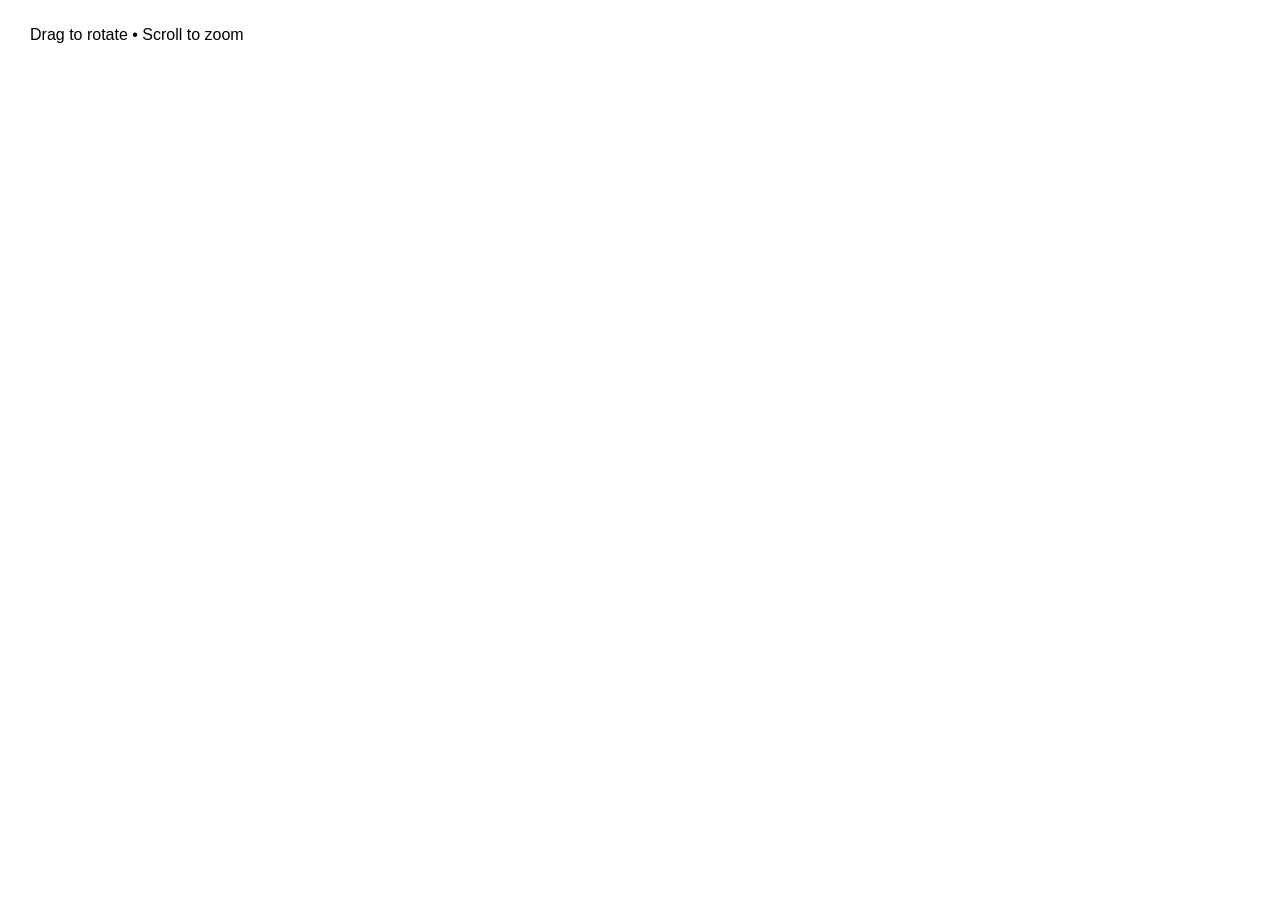
<file: docs/auvic-submarine-viewer/index.html>
<!DOCTYPE html>
<html lang="en">
<head>
  <meta charset="UTF-8" />
  <meta name="viewport" content="width=device-width, initial-scale=1.0" />
  <title>AUVIC Submarine Viewer</title>
  <style>
    body {
      margin: 0;
      overflow: hidden;
      font-family: Arial, sans-serif;
    }

    #info {
      position: absolute;
      top: 16px;
      left: 16px;
      background: rgba(255, 255, 255, 0.85);
      padding: 10px 14px;
      border-radius: 8px;
      z-index: 10;
    }

    canvas {
      display: block;
    }
  </style>
</head>
<body>
  <div id="info">Drag to rotate • Scroll to zoom</div>
  <script type="module" src="./main.js"></script>
</body>
</html>
</file>
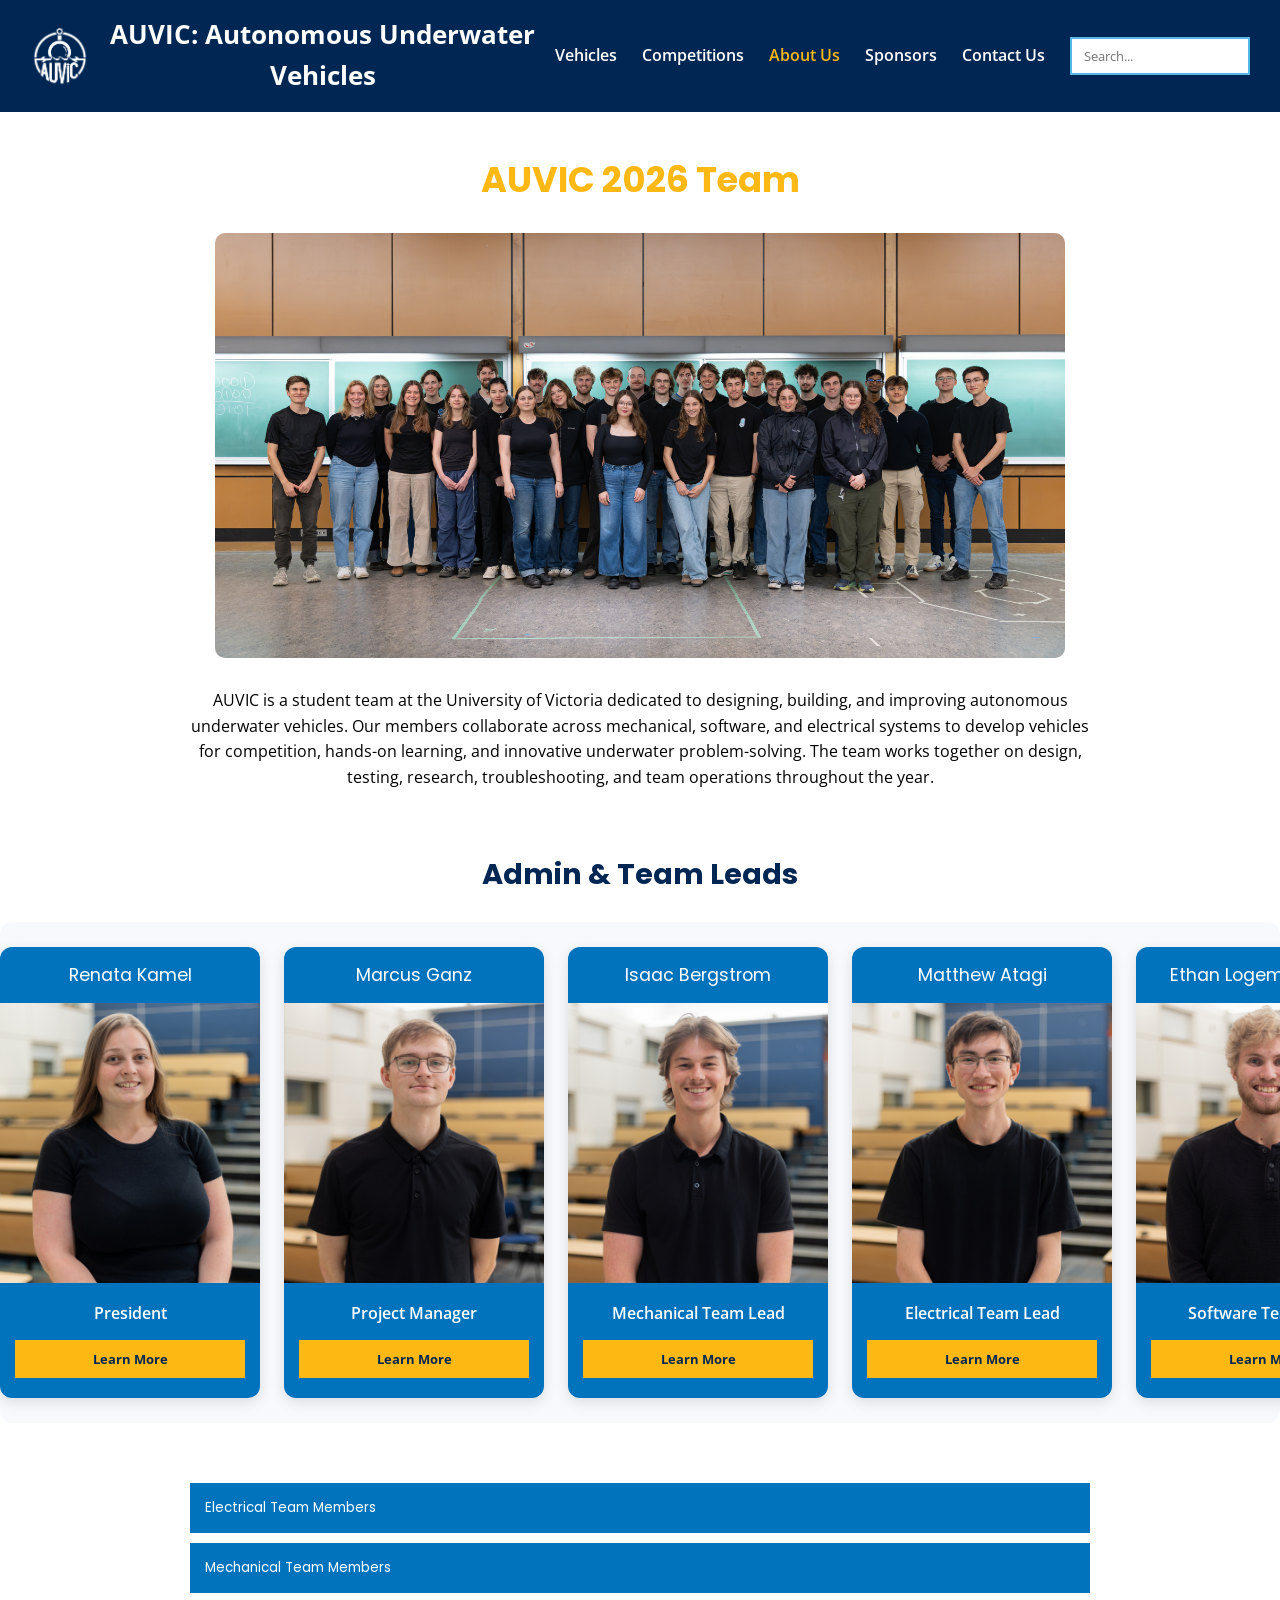
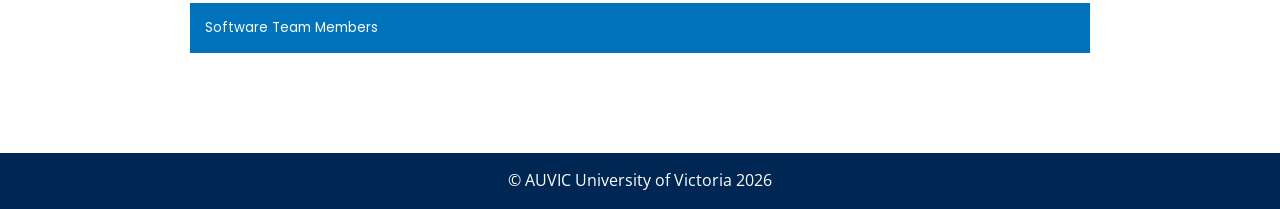
<file: docs/about-us.html>
<!DOCTYPE html>
<html lang="en">
<head>
  <meta charset="UTF-8">
  <meta name="viewport" content="width=device-width, initial-scale=1.0">
  <title>About Us | AUVIC</title>

  <link rel="stylesheet" href="css/styles.css">
  <link href="https://fonts.googleapis.com/css2?family=Poppins:wght@700&family=Open+Sans:wght@400;600&display=swap" rel="stylesheet">

  <style>
    .about-page {
      padding: 40px 20px 60px;
      max-width: 1100px;
      margin: 0 auto;
    }

    .page-title {
      color: #FDB813;
      text-align: center;
      margin-bottom: 25px;
      font-size: 2.2rem;
    }

    .team-photo {
      width: 85%;
      max-width: 850px;
      display: block;
      margin: 0 auto 30px;
      border-radius: 10px;
    }

    .team-blurb {
      max-width: 900px;
      margin: 0 auto 45px;
      text-align: center;
    }

    .section-title {
      color: #002754;
      text-align: center;
      margin-bottom: 25px;
      font-size: 1.8rem;
    }

    .lead-gallery-section {
      margin-bottom: 50px;
    }

    .lead-gallery-wrapper {
      overflow: hidden;
      width: 100%;
      background: #f7f9fc;
      border-radius: 12px;
      padding: 25px 0;
    }

    .lead-gallery-track {
      display: flex;
      width: max-content;
      gap: 24px;
      animation: scrollLeads 45s linear infinite;
      align-items: stretch;
    }

    .lead-gallery-wrapper:hover .lead-gallery-track {
      animation-play-state: paused;
    }

    .lead-card {
      width: 260px;
      background: white;
      border-radius: 12px;
      overflow: hidden;
      box-shadow: 0 4px 14px rgba(0, 0, 0, 0.12);
      flex-shrink: 0;
      display: flex;
      flex-direction: column;
    }

    .lead-name {
      background: #0073BC;
      color: white;
      text-align: center;
      padding: 14px 10px;
      font-family: 'Poppins', sans-serif;
      font-size: 1.1rem;
    }

    .lead-photo {
      width: 100%;
      height: 280px;
      object-fit: cover;
      display: block;
    }

    .lead-info {
      background: #0073BC;
      color: white;
      text-align: center;
      padding: 18px 15px 20px;
      display: flex;
      flex-direction: column;
      gap: 14px;
      flex-grow: 1;
      justify-content: space-between;
    }

    .lead-role {
      font-weight: 600;
    }

    .learn-more-btn {
      background: #FDB813;
      color: #002754;
      border: none;
      padding: 10px 18px;
      font-weight: 700;
      cursor: pointer;
      font-family: 'Open Sans', sans-serif;
    }

    .learn-more-btn:hover {
      background: #26A739;
      color: white;
    }

    .learn-more-btn:active {
      background: #57B7E7;
      color: white;
    }

    @keyframes scrollLeads {
      0% {
        transform: translateX(0);
      }
      100% {
        transform: translateX(-50%);
      }
    }

    .team-dropdowns {
      max-width: 900px;
      margin: 0 auto;
    }

    .team-list-panel {
      display: none;
      background: #f5f5f5;
      padding: 18px 22px;
      border-left: 4px solid #002754;
    }

    .team-list-panel ul {
      padding-left: 18px;
    }

    .team-list-panel li {
      margin-bottom: 8px;
    }

    /* POPUP STYLES */
    .popup-modal {
      display: none;
      position: fixed;
      z-index: 2000;
      left: 0;
      top: 0;
      width: 100%;
      height: 100%;
      background: rgba(0, 0, 0, 0.6);
      justify-content: center;
      align-items: center;
      padding: 20px;
      box-sizing: border-box;
    }

    .popup-content {
      background: white;
      width: 100%;
      max-width: 450px;
      border-radius: 14px;
      padding: 30px 25px;
      position: relative;
      text-align: center;
      box-shadow: 0 10px 30px rgba(0, 0, 0, 0.2);
    }

    .popup-close {
      position: absolute;
      top: 12px;
      right: 16px;
      background: none;
      border: none;
      font-size: 1.6rem;
      font-weight: 700;
      cursor: pointer;
      color: #002754;
      line-height: 1;
    }

    .popup-name {
      color: #002754;
      font-family: 'Poppins', sans-serif;
      font-size: 1.5rem;
      margin-bottom: 8px;
    }

    .popup-role {
      color: #0073BC;
      font-weight: 700;
      margin-bottom: 16px;
    }

    .popup-description {
      color: #222;
      line-height: 1.6;
    }

    @media (max-width: 768px) {
      .lead-card {
        width: 220px;
      }

      .lead-photo {
        height: 230px;
      }

      .team-photo {
        width: 95%;
      }
    }
  </style>
</head>

<body>

  <!-- HEADER -->

  <header class="header">
    <img src="media/auvic-logo-white.png" alt="AUVIC logo" class="logo">

    <div class="title">
      <a href="index.html">AUVIC: Autonomous Underwater Vehicles</a>
    </div>

    <nav class="nav">
        <div class="nav-item">
            <a href="#">Vehicles</a>
            <div class="dropdown">
                <a href="vehicle-snappy.html">Snappy 2026</a>
                <a href="vehicle-kraken.html">Kraken 2025</a>
                <a href="vehicle-trident.html">Trident 2023</a>
                <a href="vehicle-polaris.html">Polaris 2018 & 2019</a>
                <a href="vehicle-redherring.html">Red Herring 2016 & 2017</a>
                <a href="vehicle-aerius.html">Aerius 2009</a>
            </div>
        </div>

      <div class="nav-item">
        <a href="#">Competitions</a>
        <div class="dropdown">
          <a href="competition-2026.html">2026</a>
          <a href="competition-2025.html">2025</a>
        </div>
      </div>

      <a class="active-page" href="about-us.html">About Us</a>
      <a href="sponsors.html">Sponsors</a>
      <a href="contact-us.html">Contact Us</a>

      <div class="site-search">
        <input type="text" id="siteSearchInput" placeholder="Search..." autocomplete="off">
        <div id="searchResults" class="search-results"></div>
      </div>

    </nav>
  </header>

  <!-- MAIN -->

  <main class="about-page">

    <h1 class="page-title">AUVIC 2026 Team</h1>

    <img src="media/team2026.png" alt="AUVIC 2026 team photo" class="team-photo">

    <section class="team-blurb">
      <p>
        AUVIC is a student team at the University of Victoria dedicated to designing, building, and improving autonomous underwater vehicles. Our members collaborate across mechanical, software, and electrical systems to develop vehicles for competition, hands-on learning, and innovative underwater problem-solving. The team works together on design, testing, research, troubleshooting, and team operations throughout the year.
      </p>
    </section>

    <section class="lead-gallery-section">
      <h2 class="section-title">Admin & Team Leads</h2>

      <div class="lead-gallery-wrapper">
        <div class="lead-gallery-track">

          <!-- FIRST SET (must be the same as the second set - so copy-paste if you make changes)-->

          <div class="lead-card">
            <div class="lead-name">Renata Kamel</div>
            <img src="media/renatakamel2026.png" alt="President" class="lead-photo">
            <div class="lead-info">
              <div class="lead-role">President</div>
              <button class="learn-more-btn" onclick="openPopup('popup-renata')">Learn More</button>
            </div>
          </div>

          <div class="lead-card">
            <div class="lead-name">Marcus Ganz</div>
            <img src="media/marcusganz2026.png" alt="Project Manager" class="lead-photo">
            <div class="lead-info">
              <div class="lead-role">Project Manager</div>
              <button class="learn-more-btn" onclick="openPopup('popup-marcus')">Learn More</button>
            </div>
          </div>

          <div class="lead-card">
            <div class="lead-name">Isaac Bergstrom</div>
            <img src="media/isaacbergstrom2026.png" alt="Mechanical Team Lead" class="lead-photo">
            <div class="lead-info">
              <div class="lead-role">Mechanical Team Lead</div>
              <button class="learn-more-btn" onclick="openPopup('popup-isaac')">Learn More</button>
            </div>
          </div>

          <div class="lead-card">
            <div class="lead-name">Matthew Atagi</div>
            <img src="media/matthewatagi2026.png" alt="Electical Team Lead" class="lead-photo">
            <div class="lead-info">
              <div class="lead-role">Electrical Team Lead</div>
              <button class="learn-more-btn" onclick="openPopup('popup-matthew')">Learn More</button>
            </div>
          </div>

          <div class="lead-card">
            <div class="lead-name">Ethan Logeman-Dean</div>
            <img src="media/ethanlogemandean2026.png" alt="Software Team Lead" class="lead-photo">
            <div class="lead-info">
              <div class="lead-role">Software Team Lead</div>
              <button class="learn-more-btn" onclick="openPopup('popup-ethan')">Learn More</button>
            </div>
          </div>

          <div class="lead-card">
            <div class="lead-name">Aislinn Low</div>
            <img src="media/aislinnlow2026.png" alt="Treasurer" class="lead-photo">
            <div class="lead-info">
              <div class="lead-role">Treasurer</div>
              <button class="learn-more-btn" onclick="openPopup('popup-aislinn')">Learn More</button>
            </div>
          </div>

          <!-- DUPLICATE SET FOR SEAMLESS LOOP -->

          <div class="lead-card">
            <div class="lead-name">Renata Kamel</div>
            <img src="media/renatakamel2026.png" alt="President" class="lead-photo">
            <div class="lead-info">
              <div class="lead-role">President</div>
              <button class="learn-more-btn" onclick="openPopup('popup-renata')">Learn More</button>
            </div>
          </div>

          <div class="lead-card">
            <div class="lead-name">Marcus Ganz</div>
            <img src="media/marcusganz2026.png" alt="Project Manager" class="lead-photo">
            <div class="lead-info">
              <div class="lead-role">Project Manager</div>
              <button class="learn-more-btn" onclick="openPopup('popup-marcus')">Learn More</button>
            </div>
          </div>

          <div class="lead-card">
            <div class="lead-name">Isaac Bergstrom</div>
            <img src="media/isaacbergstrom2026.png" alt="Mechanical Team Lead" class="lead-photo">
            <div class="lead-info">
              <div class="lead-role">Mechanical Team Lead</div>
              <button class="learn-more-btn" onclick="openPopup('popup-isaac')">Learn More</button>
            </div>
          </div>

          <div class="lead-card">
            <div class="lead-name">Matthew Atagi</div>
            <img src="media/matthewatagi2026.png" alt="Electical Team Lead" class="lead-photo">
            <div class="lead-info">
              <div class="lead-role">Electrical Team Lead</div>
              <button class="learn-more-btn" onclick="openPopup('popup-matthew')">Learn More</button>
            </div>
          </div>

          <div class="lead-card">
            <div class="lead-name">Ethan Logeman-Dean</div>
            <img src="media/ethanlogemandean2026.png" alt="Software Team Lead" class="lead-photo">
            <div class="lead-info">
              <div class="lead-role">Software Team Lead</div>
              <button class="learn-more-btn" onclick="openPopup('popup-ethan')">Learn More</button>
            </div>
          </div>

          <div class="lead-card">
            <div class="lead-name">Aislinn Low</div>
            <img src="media/aislinnlow2026.png" alt="Treasurer" class="lead-photo">
            <div class="lead-info">
              <div class="lead-role">Treasurer</div>
              <button class="learn-more-btn" onclick="openPopup('popup-aislinn')">Learn More</button>
            </div>
          </div>
        </div>
      </div>
    </section>

    <!-- NAMES OF THE REST OF AUVIC TEAM MEMBERS -->

    <section class="team-dropdowns">
      <button class="accordion">Electrical Team Members</button>
      <div class="team-list-panel">
        <ul>
          <li>Matthew Atagi</li>
          <li>Sierra Burjaw</li>
          <li>Jacob de Zwart</li>
          <li>Tara Golonka</li>
          <li>Nick Martini</li>
          <li>Charlie McKimm</li>
        </ul>
      </div>

      <button class="accordion">Mechanical Team Members</button>
      <div class="team-list-panel">
        <ul></ul>
          <li>Isaac Bergstrom</li>
          <li>Jack Davis</li>
          <li>Sierra Gibson</li>
          <li>Macy Hughes</li>
          <li>Renata Kamel</li>
          <li>Gerrit Kuipers</li>
          <li>Oscar Oregan</li>
          <li>Kieran Schmidtke</li>
          <li>Devin Woudenberg</li>
        </ul>
      </div>

      <button class="accordion">Software Team Members</button>
      <div class="team-list-panel">
        <ul>
          <li>Spencer Cockburn</li>
          <li>Ethan Dean</li>
          <li>Aryan Dubay</li>
          <li>Marcus Ganz</li>
          <li>Ty Jacobi</li>
          <li>Steve Anil John</li>
          <li>Andrew Kehler</li>
          <li>Aislinn Low</li>
          <li>Liam Tanner</li>
          <li>Jennifer Vlaar</li>
        </ul>
      </div>
    </section>

  </main>

  <!-- POPUPS -->

  <div id="popup-renata" class="popup-modal">
    <div class="popup-content">
      <button class="popup-close" onclick="closePopup('popup-renata')">&times;</button>
      <div class="popup-name">Renata Kamel</div>
      <div class="popup-role">President</div>
      <div class="popup-description">Renata is a fourth year Mechanical Engineering student with a particular interest in underwater robotics. As President of the club, she leads the administrative team, coordinates project direction and oversees team operations. In her additional role as Chief Machinist, she ensures that designs are manufacturable and efficiently produced for the team's subsystems.</div>
    </div>
  </div>

  <div id="popup-marcus" class="popup-modal">
    <div class="popup-content">
      <button class="popup-close" onclick="closePopup('popup-marcus')">&times;</button>
      <div class="popup-name">Marcus Ganz</div>
      <div class="popup-role">Project Manager</div>
      <div class="popup-description">More information coming soon.</div>
    </div>
  </div>

  <div id="popup-isaac" class="popup-modal">
    <div class="popup-content">
      <button class="popup-close" onclick="closePopup('popup-isaac')">&times;</button>
      <div class="popup-name">Isaac Bergstrom</div>
      <div class="popup-role">Mechanical Team Lead</div>
      <div class="popup-description">Isaac is a fifth year Mechanical Engineering student with a passion for robotics and marine engineering. He loves spending his spare time outdoors hiking, surfing, mountain biking and anything else outside. Isaac designed the new frame for the submarine as well as helping to guide the design and implementation of the various pieces of mission equipment..</div>
    </div>
  </div>

  <div id="popup-matthew" class="popup-modal">
    <div class="popup-content">
      <button class="popup-close" onclick="closePopup('popup-matthew')">&times;</button>
      <div class="popup-name">Matthew Atagi</div>
      <div class="popup-role">Electrical Team Lead</div>
      <div class="popup-description">More information coming soon.</div>
    </div>
  </div>

  <div id="popup-ethan" class="popup-modal">
    <div class="popup-content">
      <button class="popup-close" onclick="closePopup('popup-ethan')">&times;</button>
      <div class="popup-name">Ethan Logeman-Dean</div>
      <div class="popup-role">Software Team Lead</div>
      <div class="popup-description">Ethan is a fifth year Computer Science student with an interest in software architecture and control systems. He leads the software team and guides development of each system. Ethan designed the system architecture of the current AUV and is developing the mission planner.</div>
    </div>
  </div>

  <div id="popup-aislinn" class="popup-modal">
    <div class="popup-content">
      <button class="popup-close" onclick="closePopup('popup-aislinn')">&times;</button>
      <div class="popup-name">Aislinn Low</div>
      <div class="popup-role">Treasurer</div>
      <div class="popup-description">Aislinn is a second year Computer Science student with a passion for technology and programming.</div>
    </div>
  </div>

  <!-- FOOTER -->
  <footer class="footer">
    <p>© AUVIC University of Victoria 2026</p>
  </footer>

  <script>
    const accordions = document.querySelectorAll(".accordion");

    accordions.forEach(button => {
      button.addEventListener("click", () => {
        const panel = button.nextElementSibling;
        panel.style.display = panel.style.display === "block" ? "none" : "block";
      });
    });

    function openPopup(popupId) {
      document.getElementById(popupId).style.display = "flex";
    }

    function closePopup(popupId) {
      document.getElementById(popupId).style.display = "none";
    }

    window.addEventListener("click", function (event) {
      const popups = document.querySelectorAll(".popup-modal");
      popups.forEach(popup => {
        if (event.target === popup) {
          popup.style.display = "none";
        }
      });
    });
  </script>

  <!-- SEARCH SCRIPT -->
  <script>
    const pages = [
      {
        title: "Home",
        url: "index.html",
        keywords: "home auvic autonomous underwater vehicles submarine meetings discord snappy"
      },

      {
        title: "Snappy",
        url: "vehicle-snappy.html",
        keywords: "snappy 2026 submarine vehicle parts electrical mechanical software"
      },

      {
        title: "Kraken",
        url: "vehicle-kraken.html",
        keywords: "kraken 2025 submarine vehicle parts electrical mechanical software"
      },

      {
        title: "Trident",
        url: "vehicle-trident.html",
        keywords: "trident 2023 submarine vehicle parts electrical mechanical software"
      },

      {
        title: "Polaris",
        url: "vehicle-polaris.html",
        keywords: "polaris 2018 2019 submarine vehicle parts electrical mechanical software"
      },

      {
        title: "Red Herring",
        url: "vehicle-redherring.html",
        keywords: "red herring redherring 2016 2017 submarine vehicle parts electrical mechanical software"
      },

      {
        title: "Aerius",
        url: "vehicle-aerius.html",
        keywords: "aerius 2009 submarine vehicle parts electrical mechanical software"
      },

      {
        title: "Competition 2026",
        url: "competition-2026.html",
        keywords: "competition 2026 robosub california woollett aquatics center centre irvine usa goals qualify participants july"
      },

      {
        title: "Competition 2025",
        url: "competition-2025.html",
        keywords: "competition 2025 robosub california woollett aquatics center centre irvine usa goals qualify participants august 29 29th results"
      },

      {
        title: "About Us",
        url: "about-us.html",
        keywords: "about us team people student club admin administration lead president project manager bio members"
      },

      {
        title: "Sponsors",
        url: "sponsors.html",
        keywords: "sponsor sponsors organizations organisations companies support bc ferries cewil rainhouse altium altech anodizing ltd send cut send sendcutsend donate sponsorship"
      },

      {
        title: "Contact Us",
        url: "contact-us.html",
        keywords: "join connect contact countdown email discord instagram insta linked in linkedin mail mailing address location b250 meeting times"
      },

      /* include more pages below (if needed) */

    ];

    const searchInput = document.getElementById("siteSearchInput");
    const searchResults = document.getElementById("searchResults");

    searchInput.addEventListener("input", function () {
      const query = searchInput.value.toLowerCase().trim();
      searchResults.innerHTML = "";

      if (query === "") {
        searchResults.style.display = "none";
        return;
      }

      const matches = pages.filter(page =>
        page.title.toLowerCase().includes(query) ||
        page.keywords.toLowerCase().includes(query)
      );

      if (matches.length === 0) {
        searchResults.innerHTML = `<div class="search-no-results">No results found</div>`;
      } else {
        matches.forEach(page => {
          const resultLink = document.createElement("a");
          resultLink.href = page.url;
          resultLink.textContent = page.title;
          searchResults.appendChild(resultLink);
        });
      }

      searchResults.style.display = "block";
    });

    document.addEventListener("click", function (event) {
      if (!event.target.closest(".site-search")) {
        searchResults.style.display = "none";
      }
    });
  </script>

</body>
</html>
</file>
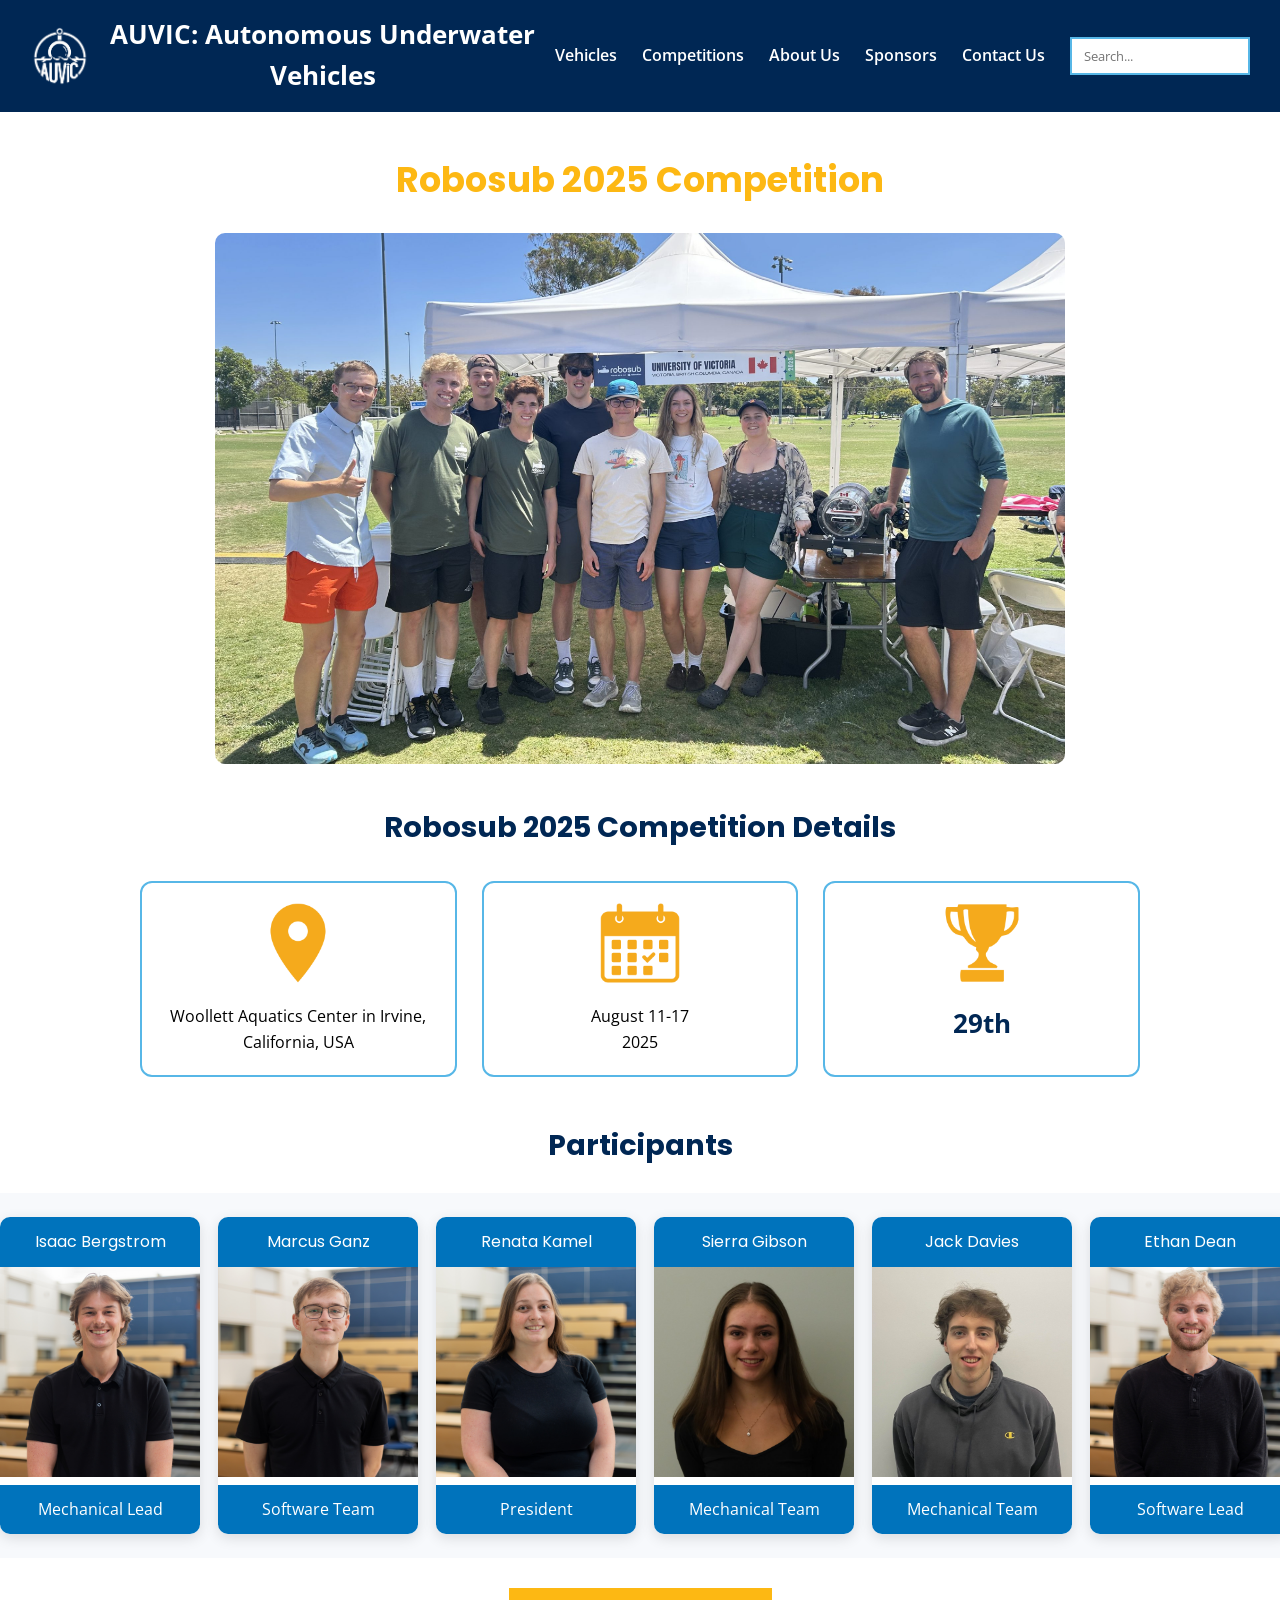
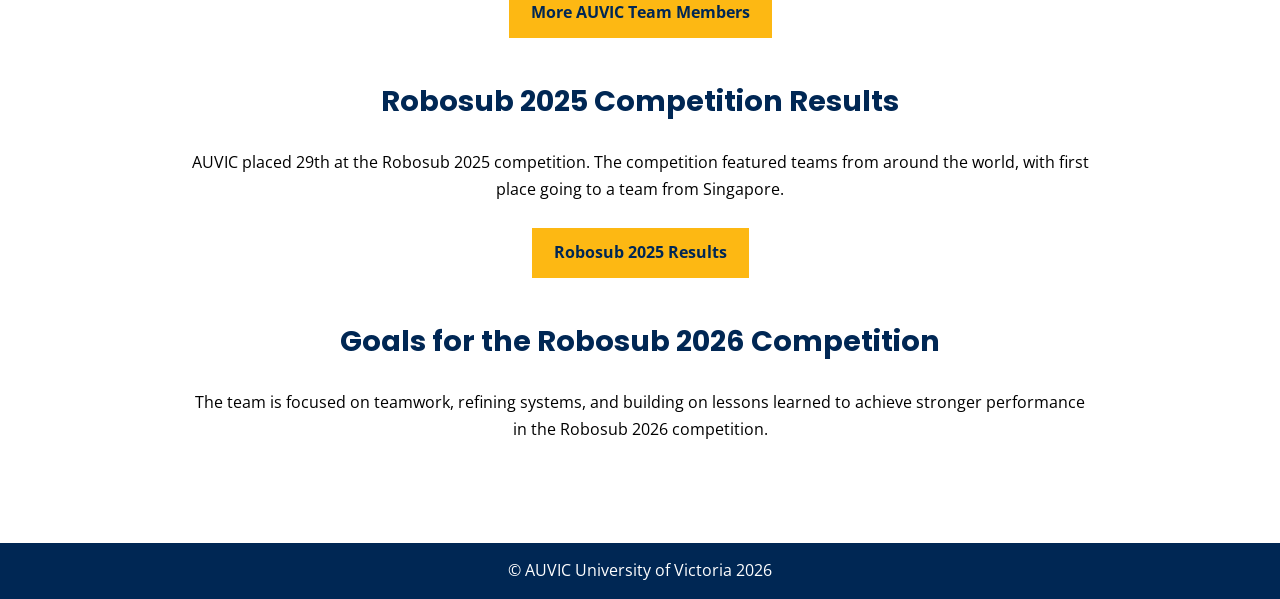
<file: docs/competition-2025.html>
<!DOCTYPE html>
<html lang="en">
<head>
  <meta charset="UTF-8">
  <meta name="viewport" content="width=device-width, initial-scale=1.0">
  <title>Robosub 2025 Competition | AUVIC</title>

  <link rel="stylesheet" href="css/styles.css">
  <link href="https://fonts.googleapis.com/css2?family=Poppins:wght@700&family=Open+Sans:wght@400;600&display=swap" rel="stylesheet">

  <!-- STYLES (Do not edit) -->

  <style>
    .competition-page {
      padding: 40px 20px 60px;
      max-width: 1100px;
      margin: 0 auto;
    }

    .page-title {
      color: #FDB813;
      text-align: center;
      margin-bottom: 25px;
      font-size: 2.2rem;
    }

    .competition-main-image {
      width: 85%;
      max-width: 850px;
      display: block;
      margin: 0 auto 40px;
      border-radius: 10px;
    }

    .section-title {
      color: #002754;
      text-align: center;
      margin-bottom: 25px;
      font-size: 1.8rem;
    }

    /* DETAILS */
    .details-grid {
      display: grid;
      grid-template-columns: repeat(3, 1fr);
      gap: 25px;
      margin: 30px auto 45px;
      max-width: 1000px;
    }

    .detail-card {
      text-align: center;
      padding: 20px 15px;
      border-radius: 12px;
      border: 2px solid #57B7E7;
    }

    .detail-icon {
      width: 80px;
      height: 80px;
      margin: 0 auto 14px;
    }

    .placement-text {
      font-size: 1.6rem;
      font-weight: bold;
      color: #002754;
    }

    /* PARTICIPANTS */
    .attendee-gallery-section {
      margin: 40px 0 30px;
      position: relative;
      width: 100vw;
      left: 50%;
      transform: translateX(-50%);
    }

    .attendee-gallery-wrapper {
      overflow: hidden;
      width: 100%;
      background: #f7f9fc;
      padding: 24px 0;
    }

    .attendee-gallery-track {
      display: flex;
      gap: 18px;
      animation: scrollAttendees 40s linear infinite;
    }

    .attendee-gallery-wrapper:hover .attendee-gallery-track {
      animation-play-state: paused;
    }

    .attendee-card {
      width: 200px;
      background: white;
      border-radius: 10px;
      overflow: hidden;
      box-shadow: 0 4px 14px rgba(0,0,0,0.12);
      flex-shrink: 0;
    }

    .attendee-name {
      background: #0073BC;
      color: white;
      text-align: center;
      padding: 12px;
      font-family: 'Poppins', sans-serif;
    }

    .attendee-photo {
      width: 100%;
      height: 210px;
      object-fit: cover;
    }

    .attendee-role {
      background: #0073BC;
      color: white;
      text-align: center;
      padding: 12px;
    }

    @keyframes scrollAttendees {
      0% { transform: translateX(0); }
      100% { transform: translateX(-50%); }
    }

    .button-wrap {
      text-align: center;
      margin: 25px 0 40px;
    }

    .page-btn {
      background: #FDB813;
      color: #002754;
      padding: 12px 22px;
      font-weight: bold;
      text-decoration: none;
      display: inline-block;
    }

    .page-btn:hover {
      background: #26A739;
      color: white;
    }

    .competition-blurb {
      max-width: 900px;
      margin: 0 auto;
      text-align: center;
      line-height: 1.7;
    }
  </style>
</head>

<!-- GENERIC HEADER (On every page - if you change it on one page, make sure to copy-paste into here, but also remember to update the current page so the title is yellow) -->

<body>

<header class="header">
    <img src="media/auvic-logo-white.png" alt="AUVIC logo" class="logo">

    <div class="title">
      <a href="index.html">AUVIC: Autonomous Underwater Vehicles</a>
    </div>

    <nav class="nav">
      <div class="nav-item">
        <a href="#">Vehicles</a>
        <div class="dropdown">
          <a href="vehicle-snappy.html">Snappy 2026</a>
          <a href="vehicle-kraken.html">Kraken 2025</a>
          <a href="vehicle-trident.html">Trident 2023</a>
          <a href="vehicle-polaris.html">Polaris 2018 & 2019</a>
          <a href="vehicle-redherring.html">Red Herring 2016 & 2017</a>
          <a href="vehicle-aerius.html">Aerius 2009</a>
        </div>
      </div>

      <div class="nav-item">
        <a href="#">Competitions</a>
        <div class="dropdown">
          <a href="competition-2026.html">2026</a>
          <a class="active-page" href="competition-2025.html">2025</a>
        </div>
      </div>

      <a href="about-us.html">About Us</a>
      <a href="sponsors.html">Sponsors</a>
      <a href="contact-us.html">Contact Us</a>

      <div class="site-search">
        <input type="text" id="siteSearchInput" placeholder="Search..." autocomplete="off">
        <div id="searchResults" class="search-results"></div>
      </div>
      
    </nav>
  </header>

<main class="competition-page">

  <!-- MAIN TITLE -->

  <h1 class="page-title">Robosub 2025 Competition</h1>

  <!-- MAIN IMAGE -->

  <img src="media/robosub2025-team.png" class="competition-main-image">

  <!-- ROBOSUB 2025 COMPETITION DETAILS -->

  <h2 class="section-title">Robosub 2025 Competition Details</h2>

  <div class="details-grid">
    <div class="detail-card">
      <img src="media/robosub2025-location.png" class="detail-icon">
      <p>Woollett Aquatics Center in Irvine, California, USA</p>
    </div>

    <div class="detail-card">
      <img src="media/calendaricon.png" class="detail-icon">
      <p>August 11-17
        <br>2025
      </p>
    </div>

    <div class="detail-card">
      <img src="media/robosub2025-placement.png" class="detail-icon">
      <p class="placement-text">29th</p>
    </div>
  </div>

  <!-- PARTICIPANTS -->

  <section class="attendee-gallery-section">
    <h2 class="section-title">Participants</h2>

    <div class="attendee-gallery-wrapper">
      <div class="attendee-gallery-track">

        <!-- Original Set (make sure to copy-paste this into the duplicate section whenever you update it - it will allow for a seamless transition) -->

        <div class="attendee-card">
          <div class="attendee-name">Isaac Bergstrom</div>
          <img src="media/isaacbergstrom2026.png" class="attendee-photo">
          <div class="attendee-role">Mechanical Lead</div>
        </div>

        <div class="attendee-card">
          <div class="attendee-name">Marcus Ganz</div>
          <img src="media/marcusganz2026.png" class="attendee-photo">
          <div class="attendee-role">Software Team</div>
        </div>

        <div class="attendee-card">
          <div class="attendee-name">Renata Kamel</div>
          <img src="media/renatakamel2026.png" class="attendee-photo">
          <div class="attendee-role">President</div>
        </div>

        <div class="attendee-card">
          <div class="attendee-name">Sierra Gibson</div>
          <img src="media/sierragibson2025.png" class="attendee-photo">
          <div class="attendee-role">Mechanical Team</div>
        </div>

        <div class="attendee-card">
          <div class="attendee-name">Jack Davies</div>
          <img src="media/jackdavies2025.png" class="attendee-photo">
          <div class="attendee-role">Mechanical Team</div>
        </div>

        <div class="attendee-card">
          <div class="attendee-name">Ethan Dean</div>
          <img src="media/ethanlogemandean2026.png" class="attendee-photo">
          <div class="attendee-role">Software Lead</div>
        </div>

        <div class="attendee-card">
          <div class="attendee-name">Matt Kepler</div>
          <img src="media/mattkepler2025.png" class="attendee-photo">
          <div class="attendee-role">Project Manager</div>
        </div>

        <div class="attendee-card">
          <div class="attendee-name">Calum Clark</div>
          <img src="media/calumclark2025.png" class="attendee-photo">
          <div class="attendee-role">Electrical Team</div>
        </div>

        <div class="attendee-card">
          <div class="attendee-name">Kieran Schmidtke</div>
          <img src="media/kieranschmidtke2025.png" class="attendee-photo">
          <div class="attendee-role">Mechanical Team</div>
        </div>

        <!-- Duplicate Set (Copy-paste the Original Set into this section) -->

        <div class="attendee-card">
          <div class="attendee-name">Isaac Bergstrom</div>
          <img src="media/isaacbergstrom2026.png" class="attendee-photo">
          <div class="attendee-role">Mechanical Lead</div>
        </div>

        <div class="attendee-card">
          <div class="attendee-name">Marcus Ganz</div>
          <img src="media/marcusganz2026.png" class="attendee-photo">
          <div class="attendee-role">Software Team</div>
        </div>

        <div class="attendee-card">
          <div class="attendee-name">Renata Kamel</div>
          <img src="media/renatakamel2026.png" class="attendee-photo">
          <div class="attendee-role">President</div>
        </div>

        <div class="attendee-card">
          <div class="attendee-name">Sierra Gibson</div>
          <img src="media/sierragibson2025.png" class="attendee-photo">
          <div class="attendee-role">Mechanical Team</div>
        </div>

        <div class="attendee-card">
          <div class="attendee-name">Jack Davies</div>
          <img src="media/jackdavies2025.png" class="attendee-photo">
          <div class="attendee-role">Mechanical Team</div>
        </div>

        <div class="attendee-card">
          <div class="attendee-name">Ethan Dean</div>
          <img src="media/ethanlogemandean2026.png" class="attendee-photo">
          <div class="attendee-role">Software Lead</div>
        </div>

        <div class="attendee-card">
          <div class="attendee-name">Matt Kepler</div>
          <img src="media/mattkepler2025.png" class="attendee-photo">
          <div class="attendee-role">Project Manager</div>
        </div>

        <div class="attendee-card">
          <div class="attendee-name">Calum Clark</div>
          <img src="media/calumclark2025.png" class="attendee-photo">
          <div class="attendee-role">Electrical Team</div>
        </div>

        <div class="attendee-card">
          <div class="attendee-name">Kieran Schmidtke</div>
          <img src="media/kieranschmidtke2025.png" class="attendee-photo">
          <div class="attendee-role">Mechanical Team</div>
        </div>

      </div>
    </div>
  </section>

  <div class="button-wrap">
    <a href="about-us.html" class="page-btn">More AUVIC Team Members</a>
  </div>

  <!-- ROBOSUB 2025 COMPETITION RESULTS -->

  <section>
    <h2 class="section-title">Robosub 2025 Competition Results</h2>

    <div class="competition-blurb">
      <p>
        AUVIC placed 29th at the Robosub 2025 competition. The competition featured teams from around the world, with first place going to a team from Singapore.
      </p>
    </div>

    <div class="button-wrap">
      <a href="https://robosub.org/2025/08/18/robosub-2025-final-standings/" target="_blank" class="page-btn">
        Robosub 2025 Results
      </a>
    </div>
  </section>

  <!-- GOALS FOR THE ROBOSUB 2026 COMPETITION -->

  <section>
    <h2 class="section-title">Goals for the Robosub 2026 Competition</h2>

    <div class="competition-blurb">
      <p>
        The team is focused on teamwork, refining systems, and building on lessons learned to achieve stronger performance in the Robosub 2026 competition.
      </p>
    </div>
  </section>

</main>

  <!-- FOOTER (Same on every page - copy-paste onto all pages if you make changes)-->

<footer class="footer">
  <p>© AUVIC University of Victoria 2026</p>
</footer>

<!-- SEARCH SCRIPT -->
<script>
  const pages = [
    {
      title: "Home",
      url: "index.html",
      keywords: "home auvic autonomous underwater vehicles submarine meetings discord snappy"
    },

    {
      title: "Snappy",
      url: "vehicle-snappy.html",
      keywords: "snappy 2026 submarine vehicle parts electrical mechanical software"
    },

    {
      title: "Kraken",
      url: "vehicle-kraken.html",
      keywords: "kraken 2025 submarine vehicle parts electrical mechanical software"
    },

    {
      title: "Trident",
      url: "vehicle-trident.html",
      keywords: "trident 2023 submarine vehicle parts electrical mechanical software"
    },

    {
      title: "Polaris",
      url: "vehicle-polaris.html",
      keywords: "polaris 2018 2019 submarine vehicle parts electrical mechanical software"
    },

    {
      title: "Red Herring",
      url: "vehicle-redherring.html",
      keywords: "red herring redherring 2016 2017 submarine vehicle parts electrical mechanical software"
    },

    {
      title: "Aerius",
      url: "vehicle-aerius.html",
      keywords: "aerius 2009 submarine vehicle parts electrical mechanical software"
    },

    {
      title: "Competition 2026",
      url: "competition-2026.html",
      keywords: "competition 2026 robosub california woollett aquatics center centre irvine usa goals qualify participants july"
    },

    {
      title: "Competition 2025",
      url: "competition-2025.html",
      keywords: "competition 2025 robosub california woollett aquatics center centre irvine usa goals qualify participants august 29 29th results"
    },

    {
      title: "About Us",
      url: "about-us.html",
      keywords: "about us team people student club admin administration lead president project manager bio members"
    },

    {
      title: "Sponsors",
      url: "sponsors.html",
      keywords: "sponsor sponsors organizations organisations companies support bc ferries cewil rainhouse altium altech anodizing ltd send cut send sendcutsend donate sponsorship"
    },

    {
      title: "Contact Us",
      url: "contact-us.html",
      keywords: "join connect contact countdown email discord instagram insta linked in linkedin mail mailing address location b250 meeting times"
    },
  ];

  const searchInput = document.getElementById("siteSearchInput");
  const searchResults = document.getElementById("searchResults");

  searchInput.addEventListener("input", function () {
    const query = searchInput.value.toLowerCase().trim();
    searchResults.innerHTML = "";

    if (query === "") {
      searchResults.style.display = "none";
      return;
    }

    const matches = pages.filter(page =>
      page.title.toLowerCase().includes(query) ||
      page.keywords.toLowerCase().includes(query)
    );

    if (matches.length === 0) {
      searchResults.innerHTML = `<div class="search-no-results">No results found</div>`;
    } else {
      matches.forEach(page => {
        const resultLink = document.createElement("a");
        resultLink.href = page.url;
        resultLink.textContent = page.title;
        searchResults.appendChild(resultLink);
      });
    }

    searchResults.style.display = "block";
  });

  document.addEventListener("click", function (event) {
    if (!event.target.closest(".site-search")) {
      searchResults.style.display = "none";
    }
  });
</script>

</body>
</html>
</file>
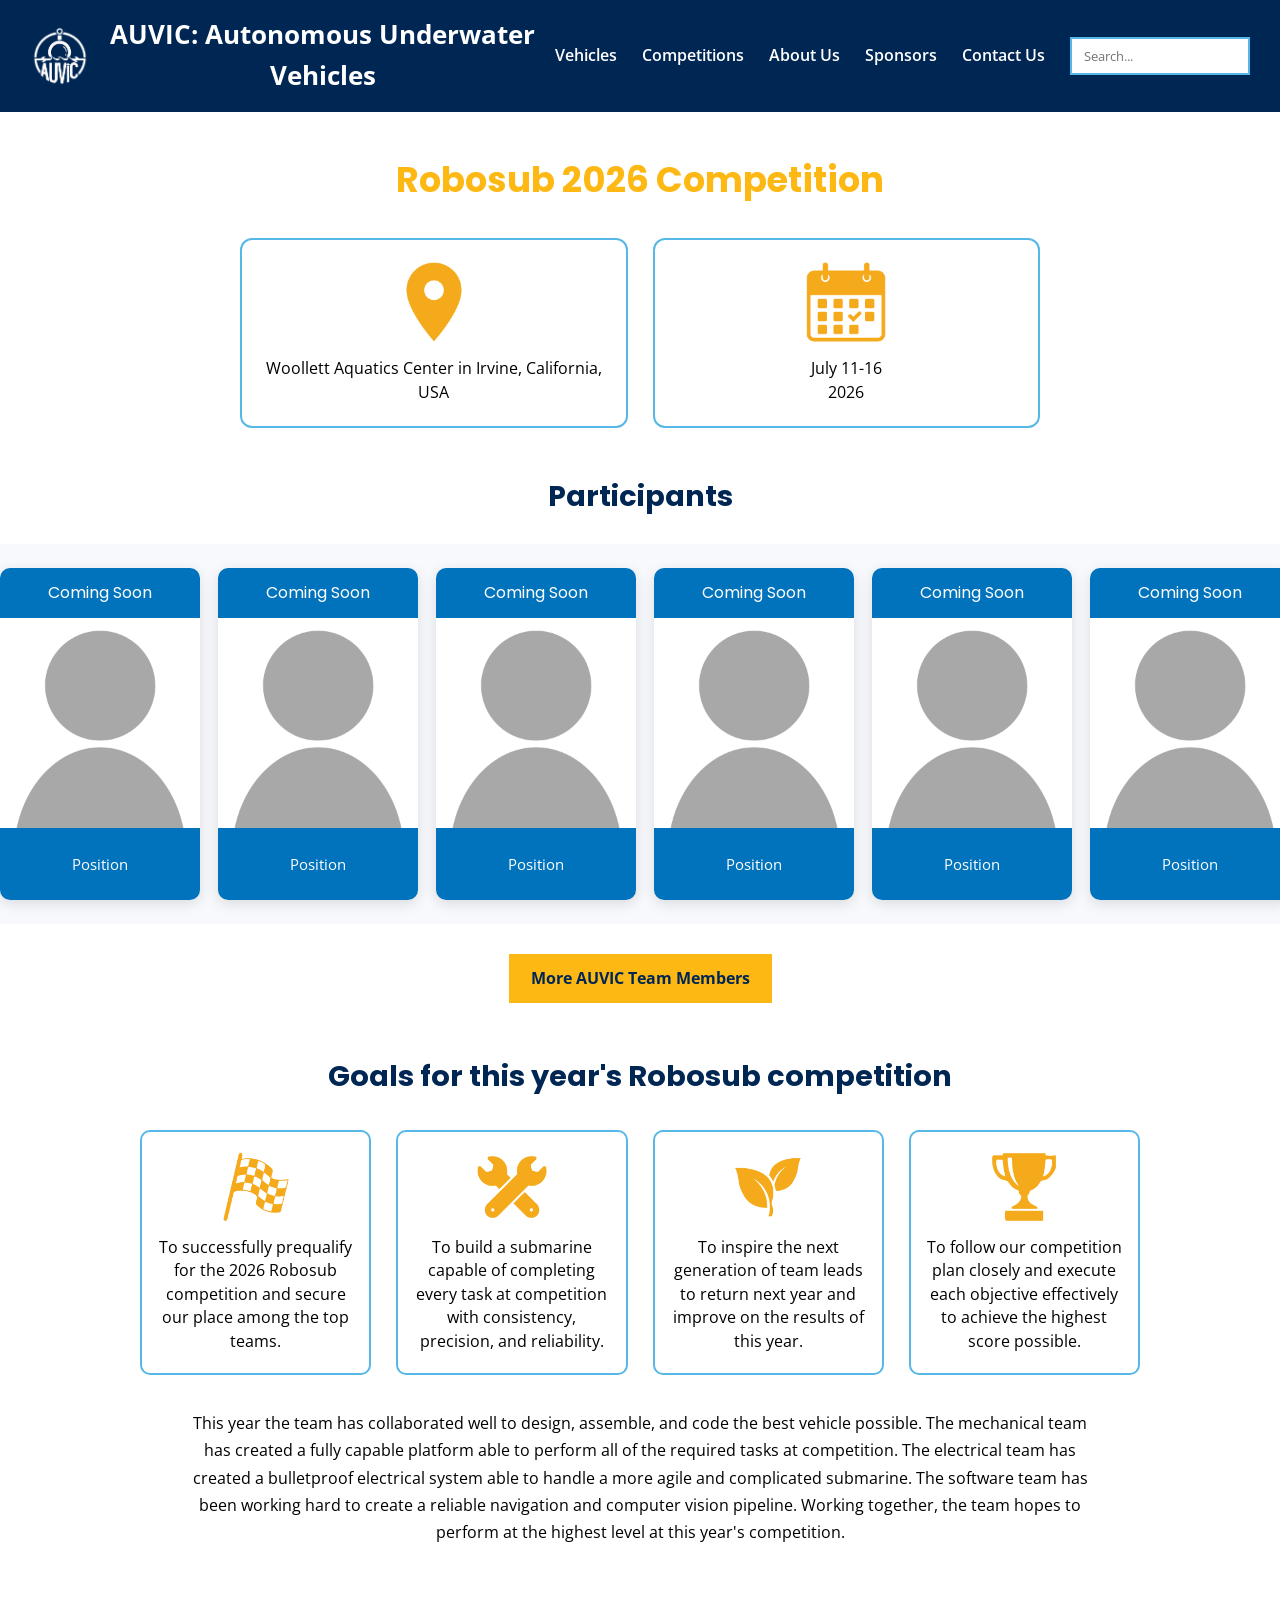
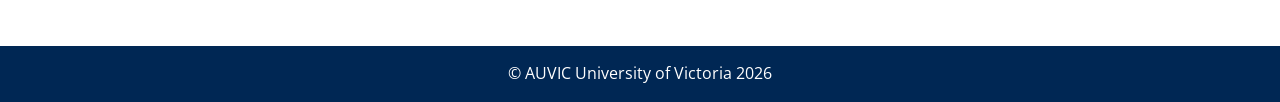
<file: docs/competition-2026.html>
<!DOCTYPE html>
<html lang="en">
<head>
  <meta charset="UTF-8">
  <meta name="viewport" content="width=device-width, initial-scale=1.0">
  <title>Robosub 2026 Competition | AUVIC</title>

  <link rel="stylesheet" href="css/styles.css">
  <link href="https://fonts.googleapis.com/css2?family=Poppins:wght@700&family=Open+Sans:wght@400;600&display=swap" rel="stylesheet">

  <!-- STYLES (Do not edit) -->

  <style>
    .competition-page {
      padding: 40px 20px 60px;
      max-width: 1100px;
      margin: 0 auto;
    }

    .page-title {
      color: #FDB813;
      text-align: center;
      margin-bottom: 25px;
      font-size: 2.2rem;
    }

    .competition-main-image {
      width: 85%;
      max-width: 750px;
      display: block;
      margin: 0 auto 40px;
      border-radius: 10px;
    }

    .section-title {
      color: #002754;
      text-align: center;
      margin-bottom: 25px;
      font-size: 1.8rem;
    }

    /* COMPETITION DETAILS */
    .details-grid {
      display: grid;
      grid-template-columns: repeat(2, 1fr);
      gap: 25px;
      margin: 30px auto 45px;
      max-width: 800px;
    }

    .detail-card {
      text-align: center;
      background: transparent;
      padding: 22px 18px;
      border-radius: 12px;
      border: 2px solid #57B7E7;
      transition: transform 0.2s ease, box-shadow 0.2s ease;
    }

    .detail-card:hover {
      transform: translateY(-4px);
      box-shadow: 0 6px 16px rgba(0,0,0,0.12);
    }

    .detail-icon {
      width: 80px;
      height: 80px;
      object-fit: cover;
      display: block;
      margin: 0 auto 14px;
      border-radius: 8px;
    }

    .detail-text {
      font-size: 1rem;
      line-height: 1.5;
    }

    /* ATTENDEE GALLERY */
    .attendee-gallery-section {
      margin: 40px 0 30px;
      position: relative;
      width: 100vw;
      left: 50%;
      transform: translateX(-50%);
    }

    .attendee-gallery-wrapper {
      overflow: hidden;
      width: 100%;
      background: #f7f9fc;
      padding: 24px 0;
    }

    .attendee-gallery-track {
      display: flex;
      width: max-content;
      gap: 18px;
      animation: scrollAttendees 40s linear infinite;
    }

    .attendee-gallery-wrapper:hover .attendee-gallery-track {
      animation-play-state: paused;
    }

    .attendee-card {
      width: 200px;
      background: white;
      border-radius: 10px;
      overflow: hidden;
      box-shadow: 0 4px 14px rgba(0, 0, 0, 0.12);
      flex-shrink: 0;
      display: flex;
      flex-direction: column;
    }

    .attendee-name {
      background: #0073BC;
      color: white;
      text-align: center;
      padding: 12px 10px;
      font-family: 'Poppins', sans-serif;
      font-size: 1rem;
    }

    .attendee-photo {
      width: 100%;
      height: 210px;
      object-fit: cover;
      display: block;
    }

    .attendee-role {
      background: #0073BC;
      color: white;
      text-align: center;
      padding: 14px 12px;
      font-size: 0.95rem;
      min-height: 72px;
      display: flex;
      align-items: center;
      justify-content: center;
    }

    @keyframes scrollAttendees {
      0% {
        transform: translateX(0);
      }
      100% {
        transform: translateX(-50%);
      }
    }

    .more-team-btn-wrap {
      text-align: center;
      margin: 25px 0 50px;
    }

    .more-team-btn {
      display: inline-block;
      background: #FDB813;
      color: #002754;
      text-decoration: none;
      padding: 12px 22px;
      font-weight: 700;
      border-radius: 0;
      font-family: 'Open Sans', sans-serif;
    }

    .more-team-btn:hover {
      background: #26A739;
      color: white;
    }

    .more-team-btn:active {
      background: #57B7E7;
      color: white;
    }

    /* GOALS */
    .goals-grid {
      display: grid;
      grid-template-columns: repeat(4, 1fr);
      gap: 25px;
      margin: 30px auto 35px;
      max-width: 1000px;
    }

    .goal-card {
      text-align: center;
      background: white;
      padding: 20px 15px;
      border-radius: 10px;
    }

    .goal-icon {
      width: 70px;
      height: 70px;
      object-fit: cover;
      display: block;
      margin: 0 auto 14px;
      border-radius: 8px;
    }

    .goal-text {
      font-size: 0.98rem;
      line-height: 1.5;
    }

    .competition-blurb {
      max-width: 900px;
      margin: 0 auto;
      text-align: center;
      line-height: 1.7;
    }

    @media (max-width: 900px) {
      .goals-grid {
        grid-template-columns: repeat(2, 1fr);
      }

      .details-grid {
        grid-template-columns: 1fr;
      }
    }

    @media (max-width: 768px) {
      .competition-main-image {
        width: 95%;
      }

      .attendee-card {
        width: 170px;
      }

      .attendee-photo {
        height: 180px;
      }
    }

    @media (max-width: 600px) {
      .goals-grid {
        grid-template-columns: 1fr;
      }
    }
  </style>
</head>

<body>

<!-- GENERIC HEADER (On every page - if you change it on one page, make sure to copy-paste into here, but also remember to update the current page so the title is yellow) -->

  <header class="header">
    <img src="media/auvic-logo-white.png" alt="AUVIC logo" class="logo">

    <div class="title">
      <a href="index.html">AUVIC: Autonomous Underwater Vehicles</a>
    </div>

    <nav class="nav">
      <div class="nav-item">
        <a href="#">Vehicles</a>
        <div class="dropdown">
          <a href="vehicle-snappy.html">Snappy 2026</a>
          <a href="vehicle-kraken.html">Kraken 2025</a>
          <a href="vehicle-trident.html">Trident 2023</a>
          <a href="vehicle-polaris.html">Polaris 2018 & 2019</a>
          <a href="vehicle-redherring.html">Red Herring 2016 & 2017</a>
          <a href="vehicle-aerius.html">Aerius 2009</a>
        </div>
      </div>

      <div class="nav-item">
        <a href="#">Competitions</a>
        <div class="dropdown">
          <a class="active-page" href="competition-2026.html">2026</a>
          <a href="competition-2025.html">2025</a>
        </div>
      </div>

      <a href="about-us.html">About Us</a>
      <a href="sponsors.html">Sponsors</a>
      <a href="contact-us.html">Contact Us</a>

      <div class="site-search">
        <input type="text" id="siteSearchInput" placeholder="Search..." autocomplete="off">
        <div id="searchResults" class="search-results"></div>
      </div>

    </nav>
  </header>

  <main class="competition-page">

    <!-- MAIN TITLE -->

    <h1 class="page-title">Robosub 2026 Competition</h1>



    <!-- ROBOSUB 2026 COMPETITION DETAILS -->

      <div class="details-grid">
        <div class="detail-card">
          <img src="media/robosub2025-location.png" alt="Location icon" class="detail-icon">
          <p class="detail-text">Woollett Aquatics Center in Irvine, California, USA</p>
        </div>

        <div class="detail-card">
          <img src="media/calendaricon.png" alt="Calendar icon" class="detail-icon">
          <p class="detail-text">July 11-16<br>2026</p>
        </div>
      </div>
    </section>

    <!-- PARTICIPANTS -->

    <section class="attendee-gallery-section">
      <h2 class="section-title">Participants</h2>

      <div class="attendee-gallery-wrapper">
        <div class="attendee-gallery-track">

        <!-- Original Set (make sure to copy-paste this into the duplicate section whenever you update it - it will allow for a seamless transition) -->

          <div class="attendee-card">
            <div class="attendee-name">Coming Soon</div>
            <img src="media/participant12026.png" alt="Participant1" class="attendee-photo">
            <div class="attendee-role">Position</div>
          </div>

          <div class="attendee-card">
            <div class="attendee-name">Coming Soon</div>
            <img src="media/participant22026.png" alt="Participant2" class="attendee-photo">
            <div class="attendee-role">Position</div>
          </div>

          <div class="attendee-card">
            <div class="attendee-name">Coming Soon</div>
            <img src="media/participant32026.png" alt="Participant3" class="attendee-photo">
            <div class="attendee-role">Position</div>
          </div>

          <div class="attendee-card">
            <div class="attendee-name">Coming Soon</div>
            <img src="media/participant42026.png" alt="Participant4" class="attendee-photo">
            <div class="attendee-role">Position</div>
          </div>

          <div class="attendee-card">
            <div class="attendee-name">Coming Soon</div>
            <img src="media/participant52026.png" alt="Participant5" class="attendee-photo">
            <div class="attendee-role">Position</div>
          </div>

          <div class="attendee-card">
            <div class="attendee-name">Coming Soon</div>
            <img src="media/participant62026.png" alt="Participant6" class="attendee-photo">
            <div class="attendee-role">Position</div>
          </div>

        <!-- Duplicate Set (Copy-paste the Original Set into this section) -->

          <div class="attendee-card">
            <div class="attendee-name">Coming Soon</div>
            <img src="media/participant12026.png" alt="Participant1" class="attendee-photo">
            <div class="attendee-role">Position</div>
          </div>

          <div class="attendee-card">
            <div class="attendee-name">Coming Soon</div>
            <img src="media/participant22026.png" alt="Participant2" class="attendee-photo">
            <div class="attendee-role">Position</div>
          </div>

          <div class="attendee-card">
            <div class="attendee-name">Coming Soon</div>
            <img src="media/participant32026.png" alt="Participant3" class="attendee-photo">
            <div class="attendee-role">Position</div>
          </div>

          <div class="attendee-card">
            <div class="attendee-name">Coming Soon</div>
            <img src="media/participant42026.png" alt="Participant4" class="attendee-photo">
            <div class="attendee-role">Position</div>
          </div>

          <div class="attendee-card">
            <div class="attendee-name">Coming Soon</div>
            <img src="media/participant52026.png" alt="Participant5" class="attendee-photo">
            <div class="attendee-role">Position</div>
          </div>

          <div class="attendee-card">
            <div class="attendee-name">Coming Soon</div>
            <img src="media/participant62026.png" alt="Participant6" class="attendee-photo">
            <div class="attendee-role">Position</div>
          </div>

        </div>
      </div>
    </section>

    <div class="more-team-btn-wrap">
      <a href="about-us.html" class="more-team-btn">More AUVIC Team Members</a>
    </div>

    <!-- GOALS FOR THIS YEAR'S ROBOSUB COMPETITION -->

    <section class="goals-section">
      <h2 class="section-title">Goals for this year's Robosub competition</h2>

      <div class="goals-grid">
        <div class="goal-card">
          <img src="media/goal1.png" alt="Goal 1 icon" class="goal-icon">
          <p class="goal-text">To successfully prequalify for the 2026 Robosub competition and secure our place among the top teams.</p>
        </div>

        <div class="goal-card">
          <img src="media/goal2.png" alt="Goal 2 icon" class="goal-icon">
          <p class="goal-text">To build a submarine capable of completing every task at competition with consistency, precision, and reliability.</p>
        </div>

        <div class="goal-card">
          <img src="media/goal3.png" alt="Goal 3 icon" class="goal-icon">
          <p class="goal-text">To inspire the next generation of team leads to return next year and improve on the results of this year.</p>
        </div>

        <div class="goal-card">
          <img src="media/goal4.png" alt="Goal 4 icon" class="goal-icon">
          <p class="goal-text">To follow our competition plan closely and execute each objective effectively to achieve the highest score possible.</p>
        </div>
      </div>

      <div class="competition-blurb">
        <p>
          This year the team has collaborated well to design, assemble, and code the best vehicle possible. The mechanical team has created a fully capable platform able to perform all of the required tasks at competition. The electrical team has created a bulletproof electrical system able to handle a more agile and complicated submarine. The software team has been working hard to create a reliable navigation and computer vision pipeline. Working together, the team hopes to perform at the highest level at this year's competition.
        </p>
      </div>
    </section>

  </main>

  <!-- FOOTER (Same on every page - copy-paste onto all pages if you make changes)-->

  <footer class="footer">
    <p>© AUVIC University of Victoria 2026</p>
  </footer>

  <!-- SEARCH SCRIPT -->
<script>
  const pages = [
    {
      title: "Home",
      url: "index.html",
      keywords: "home auvic autonomous underwater vehicles submarine meetings discord snappy"
    },

    {
      title: "Snappy",
      url: "vehicle-snappy.html",
      keywords: "snappy 2026 submarine vehicle parts electrical mechanical software"
    },

    {
      title: "Kraken",
      url: "vehicle-kraken.html",
      keywords: "kraken 2025 submarine vehicle parts electrical mechanical software"
    },

    {
      title: "Trident",
      url: "vehicle-trident.html",
      keywords: "trident 2023 submarine vehicle parts electrical mechanical software"
    },

    {
      title: "Polaris",
      url: "vehicle-polaris.html",
      keywords: "polaris 2018 2019 submarine vehicle parts electrical mechanical software"
    },

    {
      title: "Red Herring",
      url: "vehicle-redherring.html",
      keywords: "red herring redherring 2016 2017 submarine vehicle parts electrical mechanical software"
    },

    {
      title: "Aerius",
      url: "vehicle-aerius.html",
      keywords: "aerius 2009 submarine vehicle parts electrical mechanical software"
    },

    {
      title: "Competition 2026",
      url: "competition-2026.html",
      keywords: "competition 2026 robosub california woollett aquatics center centre irvine usa goals qualify participants july"
    },

    {
      title: "Competition 2025",
      url: "competition-2025.html",
      keywords: "competition 2025 robosub california woollett aquatics center centre irvine usa goals qualify participants august 29 29th results"
    },

    {
      title: "About Us",
      url: "about-us.html",
      keywords: "about us team people student club admin administration lead president project manager bio members"
    },

    {
      title: "Sponsors",
      url: "sponsors.html",
      keywords: "sponsor sponsors organizations organisations companies support bc ferries cewil rainhouse altium altech anodizing ltd send cut send sendcutsend donate sponsorship"
    },

    {
      title: "Contact Us",
      url: "contact-us.html",
      keywords: "join connect contact countdown email discord instagram insta linked in linkedin mail mailing address location b250 meeting times"
    },
  ];

  const searchInput = document.getElementById("siteSearchInput");
  const searchResults = document.getElementById("searchResults");

  searchInput.addEventListener("input", function () {
    const query = searchInput.value.toLowerCase().trim();
    searchResults.innerHTML = "";

    if (query === "") {
      searchResults.style.display = "none";
      return;
    }

    const matches = pages.filter(page =>
      page.title.toLowerCase().includes(query) ||
      page.keywords.toLowerCase().includes(query)
    );

    if (matches.length === 0) {
      searchResults.innerHTML = `<div class="search-no-results">No results found</div>`;
    } else {
      matches.forEach(page => {
        const resultLink = document.createElement("a");
        resultLink.href = page.url;
        resultLink.textContent = page.title;
        searchResults.appendChild(resultLink);
      });
    }

    searchResults.style.display = "block";
  });

  document.addEventListener("click", function (event) {
    if (!event.target.closest(".site-search")) {
      searchResults.style.display = "none";
    }
  });
</script>

</body>
</html>
</file>
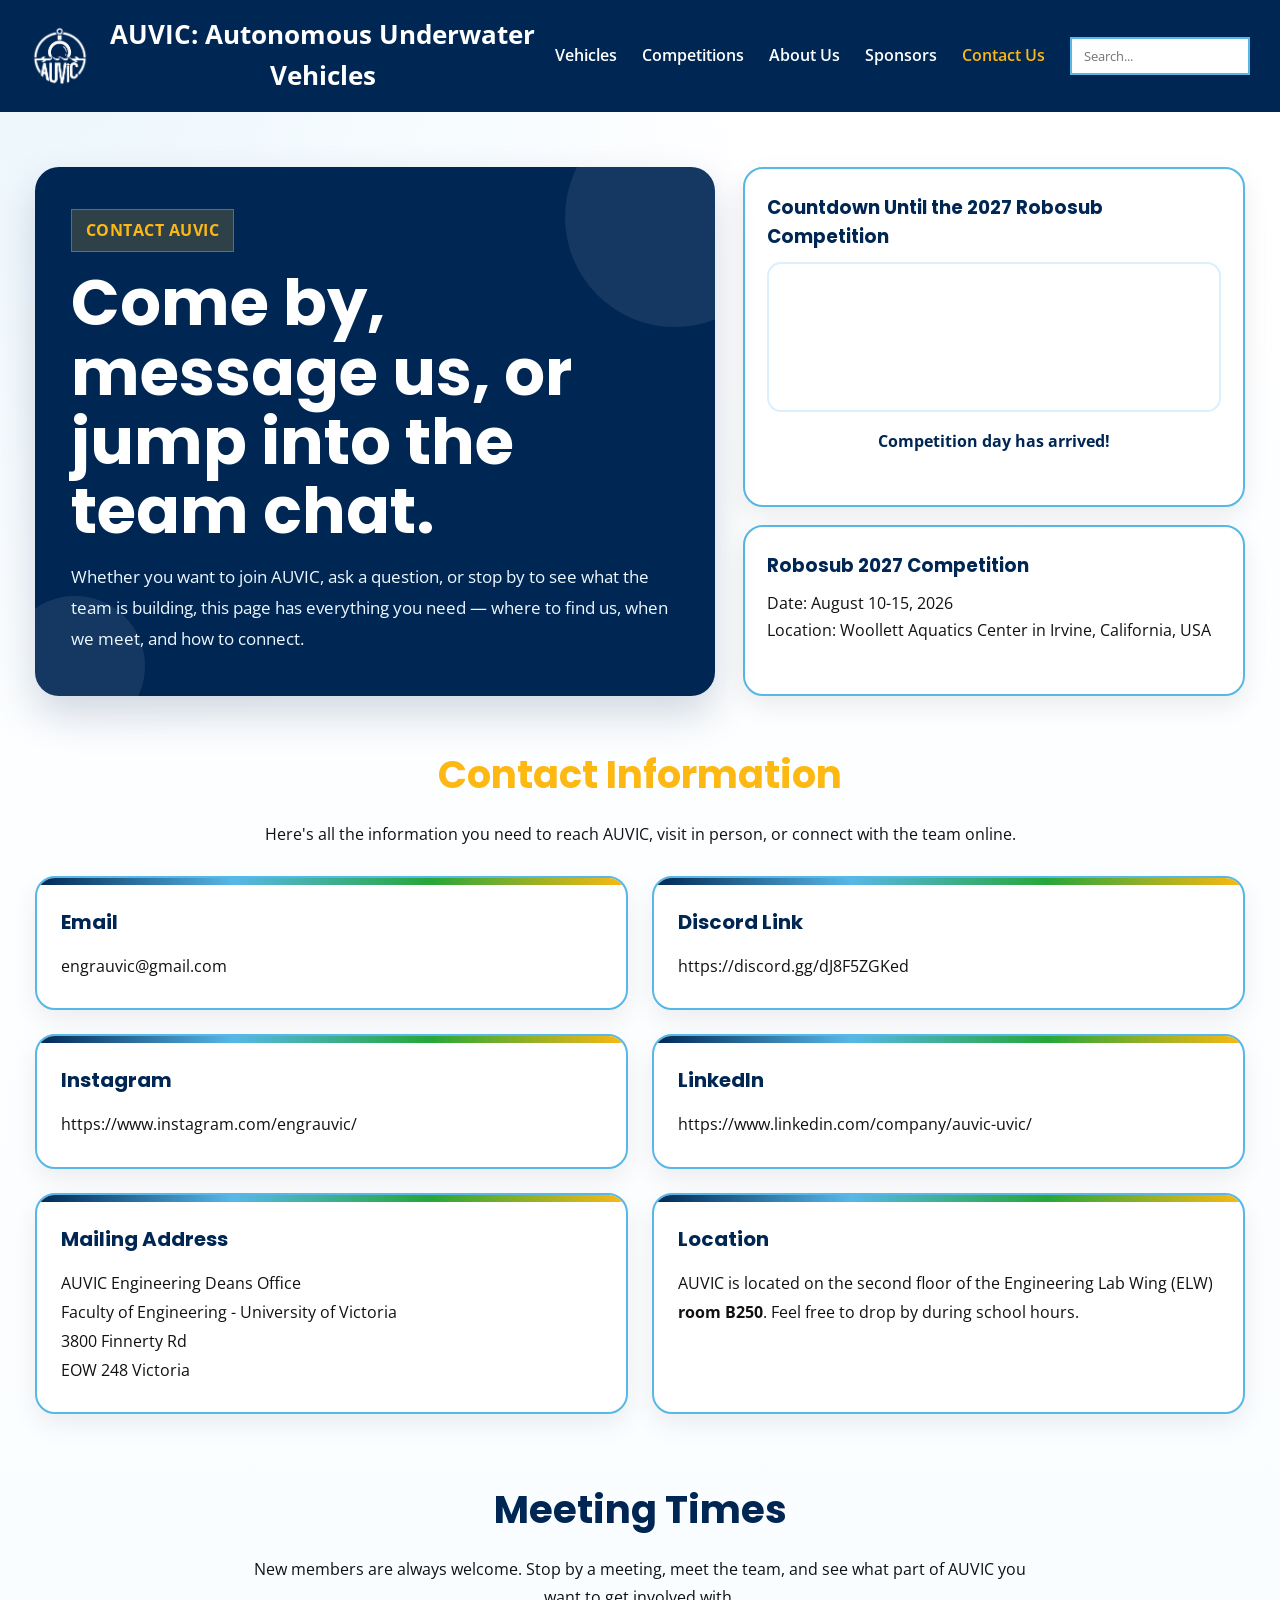
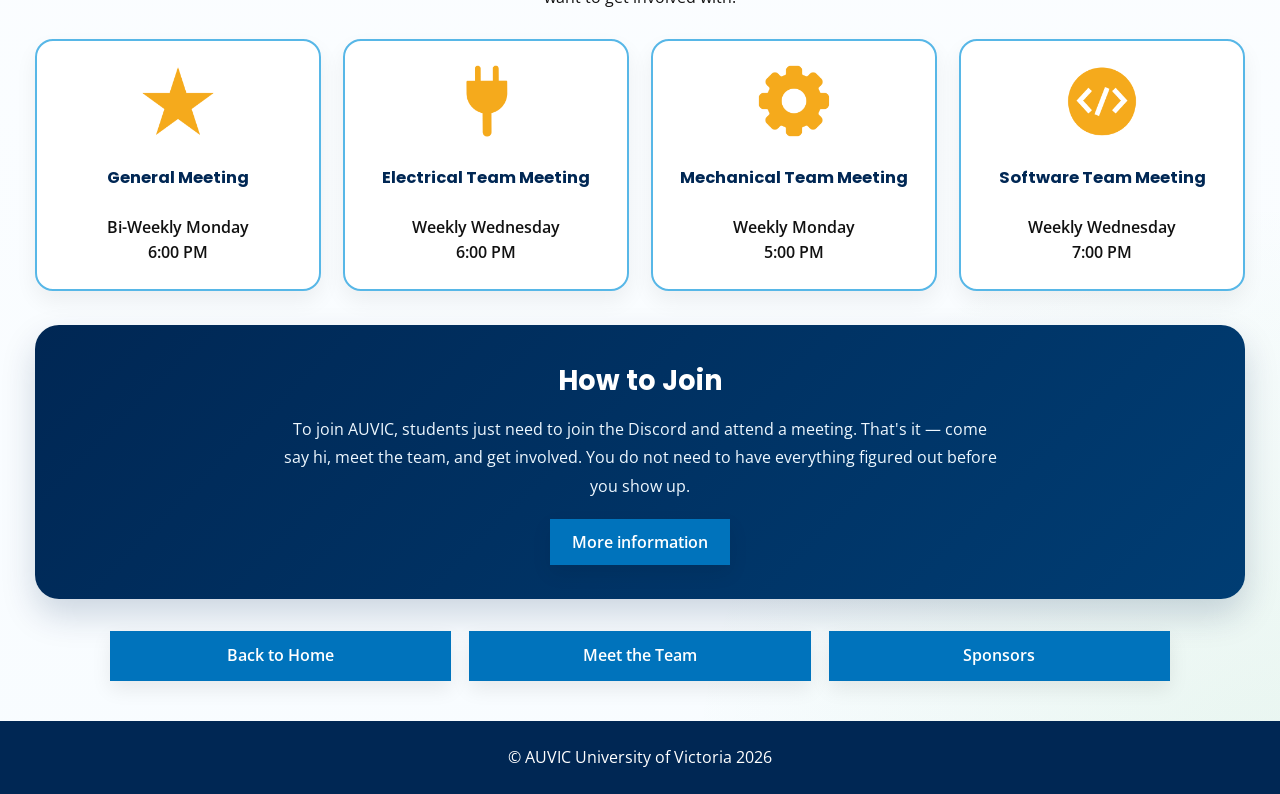
<file: docs/contact-us.html>
<!DOCTYPE html>
<html lang="en">
<head>
  <meta charset="UTF-8">
  <meta name="viewport" content="width=device-width, initial-scale=1.0">
  <title>AUVIC | Contact Us</title>

  <link rel="stylesheet" href="css/styles.css">
  <link href="https://fonts.googleapis.com/css2?family=Poppins:wght@700&family=Open+Sans:wght@400;600;700&display=swap" rel="stylesheet">

  <style>
    * {
      box-sizing: border-box;
    }

    html {
      scroll-behavior: smooth;
    }

    body.contact-page {
      margin: 0;
      font-family: 'Open Sans', sans-serif;
      color: #111;
      background:
        radial-gradient(circle at top left, rgba(87,183,231,0.12), transparent 28%),
        radial-gradient(circle at bottom right, rgba(38,167,57,0.08), transparent 22%),
        linear-gradient(to bottom, #ffffff 0%, #f8fcff 100%);
    }

    h1, h2, h3 {
      font-family: 'Poppins', sans-serif;
    }

    /* HEADER / NAV FIX */
    .header {
      position: relative;
      z-index: 5000;
    }

    .nav {
      position: relative;
      z-index: 5001;
    }

    .nav-item {
      position: relative;
      z-index: 5002;
    }

    .dropdown {
      position: absolute;
      z-index: 9999;
    }

    /* PAGE INTRO */
    .contact-intro {
      max-width: 1250px;
      margin: 0 auto;
      padding: 55px 20px 20px;
    }

    .intro-shell {
      display: grid;
      grid-template-columns: 1.15fr 0.85fr;
      gap: 28px;
      align-items: stretch;
    }

    .intro-main {
      background: #002754;
      color: white;
      border-radius: 24px;
      padding: 42px 36px;
      box-shadow: 0 18px 42px rgba(0, 39, 84, 0.18);
      position: relative;
      overflow: hidden;
    }

    .intro-main::before,
    .intro-main::after {
      content: "";
      position: absolute;
      border-radius: 50%;
      background: rgba(255,255,255,0.08);
    }

    .intro-main::before {
      width: 220px;
      height: 220px;
      top: -60px;
      right: -70px;
    }

    .intro-main::after {
      width: 140px;
      height: 140px;
      bottom: -40px;
      left: -30px;
    }

    .intro-tag {
      display: inline-block;
      background: rgba(253, 184, 19, 0.18);
      color: #FDB813;
      border: 1px solid rgba(253, 184, 19, 0.35);
      padding: 8px 14px;
      font-weight: 700;
      letter-spacing: 0.03em;
      margin-bottom: 16px;
      position: relative;
      z-index: 1;
    }

    .intro-main h1 {
      margin: 0 0 16px;
      font-size: clamp(2.3rem, 5vw, 4rem);
      line-height: 1.08;
      position: relative;
      z-index: 1;
    }

    .intro-main p {
      margin: 0;
      max-width: 760px;
      line-height: 1.8;
      font-size: 1.08rem;
      color: #eef8ff;
      position: relative;
      z-index: 1;
    }

    .intro-side {
      display: grid;
      gap: 18px;
    }

    .highlight-card {
      background: white;
      border: 2px solid #57B7E7;
      border-radius: 20px;
      padding: 24px 22px;
      box-shadow: 0 10px 26px rgba(0,0,0,0.08);
      transition: transform 0.2s ease, box-shadow 0.2s ease;
    }

    .highlight-card:hover {
      transform: translateY(-4px);
      box-shadow: 0 14px 28px rgba(0,0,0,0.12);
    }

    .highlight-card h3 {
      margin: 0 0 10px;
      color: #002754;
      font-size: 1.15rem;
    }

    .highlight-card p {
      margin: 0;
      line-height: 1.7;
    }

    .countdown-card-video {
      width: 100%;
      height: 150px;
      object-fit: contain;
      display: block;
      border-radius: 14px;
      margin: 10px 0 16px;
      border: 2px solid #dbeffd;
      background: white;
    }

    .countdown-timer {
      display: grid;
      grid-template-columns: repeat(4, 1fr);
      gap: 10px;
      margin-top: 6px;
    }

    .countdown-unit {
      background: #f4fbff;
      border: 2px solid #57B7E7;
      border-radius: 14px;
      padding: 12px 8px;
      text-align: center;
    }

    .countdown-number {
      display: block;
      font-family: 'Poppins', sans-serif;
      font-size: 1.4rem;
      line-height: 1;
      color: #002754;
      margin-bottom: 6px;
    }

    .countdown-label {
      display: block;
      font-size: 0.78rem;
      font-weight: 700;
      text-transform: uppercase;
      letter-spacing: 0.04em;
      color: #0073BC;
    }

    .countdown-message {
      margin-top: 10px;
      font-weight: 700;
      color: #002754;
      text-align: center;
    }

    /* GENERAL SECTIONS */
    .section-shell {
      max-width: 1250px;
      margin: 0 auto;
      padding: 28px 20px 0;
    }

    .section-title {
      text-align: center;
      color: #002754;
      font-size: clamp(1.8rem, 3vw, 2.5rem);
      margin: 0 0 14px;
    }

    .contact-title {
      color: #FDB813;
    }

    .section-intro {
      text-align: center;
      max-width: 780px;
      margin: 0 auto 28px;
      line-height: 1.75;
    }

    /* CONTACT GRID */
    .contact-grid {
      display: grid;
      grid-template-columns: repeat(2, 1fr);
      gap: 24px;
      margin-top: 14px;
    }

    .contact-card {
      background: white;
      border: 2px solid #57B7E7;
      border-radius: 20px;
      padding: 28px 24px;
      box-shadow: 0 10px 26px rgba(0,0,0,0.07);
      transition: transform 0.2s ease, box-shadow 0.2s ease;
      position: relative;
      overflow: hidden;
    }

    .contact-card::before {
      content: "";
      position: absolute;
      top: 0;
      left: 0;
      width: 100%;
      height: 7px;
      background: linear-gradient(to right, #002754, #57B7E7, #26A739, #FDB813);
    }

    .contact-card:hover {
      transform: translateY(-4px);
      box-shadow: 0 16px 30px rgba(0,0,0,0.11);
    }

    .contact-card h3 {
      color: #002754;
      margin: 0 0 14px;
      font-size: 1.25rem;
    }

    .contact-card p,
    .contact-card a,
    .contact-card address {
      margin: 0;
      line-height: 1.8;
      font-size: 1rem;
      color: #111;
      text-decoration: none;
    }

    .contact-card a:hover {
      color: #0073BC;
    }

    .contact-card address {
      font-style: normal;
    }

    /* MEETING TIMES */
    .meeting-section {
      padding-top: 65px;
    }

    .meeting-grid {
      display: grid;
      grid-template-columns: repeat(4, 1fr);
      gap: 22px;
      margin-top: 24px;
    }

    .meeting-card {
      text-align: center;
      background: white;
      padding: 24px 18px;
      border-radius: 18px;
      border: 2px solid #57B7E7;
      box-shadow: 0 10px 22px rgba(0,0,0,0.06);
      transition: transform 0.2s ease, box-shadow 0.2s ease;
    }

    .meeting-card:hover {
      transform: translateY(-4px);
      box-shadow: 0 16px 28px rgba(0,0,0,0.10);
    }

    .meeting-icon {
      width: 72px;
      height: 72px;
      margin: 0 auto 14px;
      border-radius: 10px;
      object-fit: contain;
      display: block;
    }

    .meeting-card h3 {
      color: #002754;
      font-size: 1.02rem;
      margin: 0 0 10px;
      min-height: 54px;
      display: flex;
      align-items: center;
      justify-content: center;
    }

    .meeting-card p {
      margin: 0;
      line-height: 1.6;
      font-size: 0.98rem;
      font-weight: 600;
    }

    /* DISCORD CTA */
    .discord-cta {
      margin-top: 34px;
      background: linear-gradient(135deg, #002754 0%, #003d73 100%);
      color: white;
      border-radius: 24px;
      padding: 34px 26px;
      text-align: center;
      box-shadow: 0 16px 34px rgba(0,39,84,0.18);
    }

    .discord-cta h3 {
      margin: 0 0 12px;
      font-size: 1.7rem;
      color: white;
    }

    .discord-cta p {
      margin: 0 auto 18px;
      max-width: 720px;
      line-height: 1.8;
      color: #eef8ff;
    }

    .discord-cta .action-btn {
      margin: 0 auto;
    }

    /* BUTTONS */
    .discord-btn,
    .action-btn,
    .modal-link-btn {
      display: inline-block;
      background: #0073BC;
      color: white;
      padding: 12px 22px;
      border: none;
      border-radius: 0;
      cursor: pointer;
      font-weight: 600;
      font-family: 'Open Sans', sans-serif;
      text-decoration: none;
      transition: background 0.2s ease, color 0.2s ease, transform 0.2s ease;
    }

    .discord-btn:hover,
    .action-btn:hover,
    .modal-link-btn:hover {
      background: #57B7E7;
      color: white;
      transform: translateY(-2px);
    }

    .discord-btn:active,
    .action-btn:active,
    .modal-link-btn:active {
      background: #26A739;
      color: white;
    }

    /* ACTION BUTTONS */
    .action-buttons {
      display: grid;
      grid-template-columns: repeat(3, 1fr);
      gap: 18px;
      max-width: 1100px;
      margin: 32px auto 0;
      padding: 0 20px;
    }

    .action-btn {
      display: block;
      text-align: center;
      box-shadow: 0 8px 20px rgba(0,0,0,0.08);
      font-size: 1rem;
    }

    /* MODAL */
    .modal {
      position: fixed;
      inset: 0;
      background: rgba(0, 20, 40, 0.65);
      display: none;
      align-items: center;
      justify-content: center;
      padding: 20px;
      z-index: 20000;
    }

    .modal.show {
      display: flex;
    }

    .modal-box {
      position: relative;
      background: white;
      max-width: 560px;
      width: 100%;
      border-radius: 18px;
      padding: 34px 28px 26px;
      box-shadow: 0 20px 45px rgba(0,0,0,0.22);
      text-align: center;
    }

    .modal-box h3 {
      margin-top: 0;
      margin-bottom: 12px;
      color: #002754;
      font-size: 1.8rem;
    }

    .modal-box p {
      line-height: 1.75;
      margin-bottom: 22px;
    }

    .modal-close-x {
      position: absolute;
      top: 14px;
      right: 16px;
      background: transparent;
      border: none;
      font-size: 1.8rem;
      line-height: 1;
      cursor: pointer;
      color: #002754;
    }

    /* FOOTER */
    .footer {
      margin-top: 40px;
      text-align: center;
      padding: 24px 20px;
      background: #002754;
      color: white;
    }

    .footer p {
      margin: 0;
    }

    /* RESPONSIVE */
    @media (max-width: 1080px) {
      .intro-shell {
        grid-template-columns: 1fr;
      }

      .meeting-grid {
        grid-template-columns: repeat(2, 1fr);
      }
    }

    @media (max-width: 900px) {
      .contact-grid,
      .action-buttons {
        grid-template-columns: 1fr;
      }
    }

    @media (max-width: 640px) {
      .contact-intro {
        padding-top: 34px;
      }

      .intro-main {
        padding: 30px 22px;
      }

      .contact-card,
      .highlight-card {
        padding: 24px 18px;
      }

      .meeting-grid {
        grid-template-columns: 1fr;
      }

      .meeting-card h3 {
        min-height: auto;
      }

      .discord-cta {
        padding: 26px 18px;
      }

      .modal-box {
        padding: 28px 20px 22px;
      }

      .countdown-timer {
        grid-template-columns: repeat(2, 1fr);
      }
    }
  </style>
</head>

<body class="contact-page">

  <!-- HEADER -->
  <header class="header">
    <img src="media/auvic-logo-white.png" alt="AUVIC logo" class="logo">

    <div class="title">
      <a href="index.html">AUVIC: Autonomous Underwater Vehicles</a>
    </div>

    <nav class="nav">
      <div class="nav-item">
        <a href="#">Vehicles</a>
        <div class="dropdown">
          <a href="vehicle-snappy.html">Snappy 2026</a>
          <a href="vehicle-kraken.html">Kraken 2024 & 2025</a>
          <a href="vehicle-trident.html">Trident 2023</a>
          <a href="vehicle-polaris.html">Polaris 2018 & 2019</a>
          <a href="vehicle-redherring.html">Red Herring 2016 & 2017</a>
          <a href="vehicle-aerius.html">Aerius 2009</a>
        </div>
      </div>

      <div class="nav-item">
        <a href="#">Competitions</a>
        <div class="dropdown">
          <a href="competition-2026.html">2026</a>
          <a href="competition-2025.html">2025</a>
        </div>
      </div>

      <a href="about-us.html">About Us</a>
      <a href="sponsors.html">Sponsors</a>
      <a href="contact-us.html" class="active-page">Contact Us</a>

      <div class="site-search">
        <input type="text" id="siteSearchInput" placeholder="Search..." autocomplete="off">
        <div id="searchResults" class="search-results"></div>
      </div>

    </nav>
  </header>

  <!-- INTRO -->
  <section class="contact-intro">
    <div class="intro-shell">
      <div class="intro-main">
        <div class="intro-tag">CONTACT AUVIC</div>
        <h1>Come by, message us, or jump into the team chat.</h1>
        <p>
          Whether you want to join AUVIC, ask a question, or stop by to see what the team is building,
          this page has everything you need — where to find us, when we meet, and how to connect.
        </p>
      </div>

      <div class="intro-side">
        <div class="highlight-card" id="countdownCard">
          <h3>Countdown Until the 2027 Robosub Competition</h3>

          <video
            class="countdown-card-video"
            id="countdownVideo"
            autoplay
            muted
            loop
            playsinline
          >
            <source src="media/robosub-countdown.mp4" type="video/mp4">
          </video>

          <div class="countdown-timer" id="countdownTimer">
            <div class="countdown-unit">
              <span class="countdown-number" id="days">309</span>
              <span class="countdown-label">Days</span>
            </div>
            <div class="countdown-unit">
              <span class="countdown-number" id="hours">11</span>
              <span class="countdown-label">Hours</span>
            </div>
            <div class="countdown-unit">
              <span class="countdown-number" id="minutes">47</span>
              <span class="countdown-label">Minutes</span>
            </div>
            <div class="countdown-unit">
              <span class="countdown-number" id="seconds">0</span>
              <span class="countdown-label">Seconds</span>
            </div>
          </div>

          <p class="countdown-message" id="countdownMessage" style="display: none;">
            Competition day has arrived!
          </p>
        </div>

        <div class="highlight-card">
          <h3>Robosub 2027 Competition</h3>
          <p>
            Date: August 10-15, 2026 <br>
            Location: Woollett Aquatics Center in Irvine, California, USA
          </p>
        </div>
      </div>
    </div>
  </section>

  <!-- CONTACT INFO -->
   
<section class="section-shell">
  <h2 class="section-title contact-title">Contact Information</h2>
  <p class="section-intro">
    Here's all the information you need to reach AUVIC, visit in person, or connect with the team online.
  </p>

  <div class="contact-grid">
    <div class="contact-card">
      <h3>Email</h3>
      <p>
        <a href="mailto:engrauvic@gmail.com">engrauvic@gmail.com</a>
      </p>
    </div>

    <div class="contact-card">
      <h3>Discord Link</h3>
      <p>
        <a href="https://discord.gg/dJ8F5ZGKed" target="_blank" rel="noopener noreferrer">
          https://discord.gg/dJ8F5ZGKed
        </a>
      </p>
    </div>

    <div class="contact-card">
      <h3>Instagram</h3>
      <p>
        <a href="https://www.instagram.com/engrauvic/" target="_blank" rel="noopener noreferrer">
          https://www.instagram.com/engrauvic/
        </a>
      </p>
    </div>

    <div class="contact-card">
      <h3>LinkedIn</h3>
      <p>
        <a href="https://www.linkedin.com/company/auvic-uvic/" target="_blank" rel="noopener noreferrer">
          https://www.linkedin.com/company/auvic-uvic/
        </a>
      </p>
    </div>

    <div class="contact-card">
      <h3>Mailing Address</h3>
      <address>
        AUVIC Engineering Deans Office<br>
        Faculty of Engineering - University of Victoria<br>
        3800 Finnerty Rd<br>
        EOW 248 Victoria
      </address>
    </div>

    <div class="contact-card">
      <h3>Location</h3>
      <p>
        AUVIC is located on the second floor of the Engineering Lab Wing (ELW) <strong>room B250</strong>.
        Feel free to drop by during school hours.
      </p>
    </div>
  </div>
</section>

  <!-- MEETING TIMES -->
  <section class="section-shell meeting-section">
    <h2 class="section-title">Meeting Times</h2>
    <p class="section-intro">
      New members are always welcome. Stop by a meeting, meet the team, and see what part of AUVIC you want to get involved with.
    </p>

    <div class="meeting-grid">
      <div class="meeting-card">
        <img src="media/generalmeetingicon.png" alt="General meeting icon" class="meeting-icon">
        <h3>General Meeting</h3>
        <p>Bi-Weekly Monday<br>6:00 PM</p>
      </div>

      <div class="meeting-card">
        <img src="media/electricalmeetingicon.png" alt="Electrical meeting icon" class="meeting-icon">
        <h3>Electrical Team Meeting</h3>
        <p>Weekly Wednesday<br>6:00 PM</p>
      </div>

      <div class="meeting-card">
        <img src="media/mechanicalmeetingicon.png" alt="Mechanical meeting icon" class="meeting-icon">
        <h3>Mechanical Team Meeting</h3>
        <p>Weekly Monday<br>5:00 PM</p>
      </div>

      <div class="meeting-card">
        <img src="media/softwaremeetingicon.png" alt="Software meeting icon" class="meeting-icon">
        <h3>Software Team Meeting</h3>
        <p>Weekly Wednesday<br>7:00 PM</p>
      </div>
    </div>

    <div class="discord-cta">
      <h3>How to Join</h3>
      <p>
        To join AUVIC, students just need to join the Discord and attend a meeting. That's it — come say hi, meet the team, and get involved. You do not need to have everything figured out before you show up.
      </p>
      <button class="action-btn" id="openJoinModal">More information</button>
    </div>
  </section>

  <!-- ACTION BUTTONS -->
  <section class="action-buttons">
    <a href="index.html" class="action-btn">Back to Home</a>
    <a href="about-us.html" class="action-btn">Meet the Team</a>
    <a href="sponsors.html" class="action-btn">Sponsors</a>
  </section>

  <!-- JOIN MODAL -->
  <div class="modal" id="joinModal" aria-hidden="true">
    <div class="modal-box" role="dialog" aria-modal="true" aria-labelledby="joinModalTitle">
      <button class="modal-close-x" id="closeJoinModalX" aria-label="Close popup">&times;</button>
      <h3 id="joinModalTitle">How to Join AUVIC</h3>
      <p>
        Join the Discord, come to a meeting, and introduce yourself. That's the easiest way to get started with AUVIC.
      </p>
      <a href="https://discord.gg/dJ8F5ZGKed" target="_blank" rel="noopener noreferrer" class="modal-link-btn">
        Join the Discord
      </a>
    </div>
  </div>

  <!-- FOOTER -->
  <footer class="footer">
    <p>© AUVIC University of Victoria 2026</p>
  </footer>

  <!-- MODAL SCRIPT -->
  <script>
    const joinModal = document.getElementById('joinModal');
    const openJoinModal = document.getElementById('openJoinModal');
    const closeJoinModalX = document.getElementById('closeJoinModalX');

    function openModal() {
      joinModal.classList.add('show');
      joinModal.setAttribute('aria-hidden', 'false');
      document.body.style.overflow = 'hidden';
    }

    function closeModal() {
      joinModal.classList.remove('show');
      joinModal.setAttribute('aria-hidden', 'true');
      document.body.style.overflow = '';
    }

    openJoinModal.addEventListener('click', openModal);
    closeJoinModalX.addEventListener('click', closeModal);

    joinModal.addEventListener('click', (event) => {
      if (event.target === joinModal) {
        closeModal();
      }
    });

    document.addEventListener('keydown', (event) => {
      if (event.key === 'Escape' && joinModal.classList.contains('show')) {
        closeModal();
      }
    });

    const countdownVideo = document.getElementById('countdownVideo');
    const countdownCard = document.getElementById('countdownCard');
    const countdownTimer = document.getElementById('countdownTimer');
    const countdownMessage = document.getElementById('countdownMessage');

    const daysEl = document.getElementById('days');
    const hoursEl = document.getElementById('hours');
    const minutesEl = document.getElementById('minutes');
    const secondsEl = document.getElementById('seconds');

    countdownCard.addEventListener('mouseenter', () => {
      countdownVideo.pause();
    });

    countdownCard.addEventListener('mouseleave', () => {
      countdownVideo.play();
    });

    const targetDate = new Date('2026-07-11T00:00:00-08:00').getTime();

    function updateCountdown() {
      const now = new Date().getTime();
      const distance = targetDate - now;

      if (distance <= 0) {
        daysEl.textContent = '0';
        hoursEl.textContent = '0';
        minutesEl.textContent = '0';
        secondsEl.textContent = '0';
        countdownTimer.style.display = 'none';
        countdownMessage.style.display = 'block';
        clearInterval(countdownInterval);
        return;
      }

      const days = Math.floor(distance / (1000 * 60 * 60 * 24));
      const hours = Math.floor((distance / (1000 * 60 * 60)) % 24);
      const minutes = Math.floor((distance / (1000 * 60)) % 60);
      const seconds = Math.floor((distance / 1000) % 60);

      daysEl.textContent = days;
      hoursEl.textContent = hours;
      minutesEl.textContent = minutes;
      secondsEl.textContent = seconds;
    }

    updateCountdown();
    const countdownInterval = setInterval(updateCountdown, 1000);
  </script>

<!-- SEARCH SCRIPT -->
<script>
  const pages = [
    {
      title: "Home",
      url: "index.html",
      keywords: "home auvic autonomous underwater vehicles submarine meetings discord snappy"
    },

    {
      title: "Snappy",
      url: "vehicle-snappy.html",
      keywords: "snappy 2026 submarine vehicle parts electrical mechanical software"
    },

    {
      title: "Kraken",
      url: "vehicle-kraken.html",
      keywords: "kraken 2025 submarine vehicle parts electrical mechanical software"
    },

    {
      title: "Trident",
      url: "vehicle-trident.html",
      keywords: "trident 2023 submarine vehicle parts electrical mechanical software"
    },

    {
      title: "Polaris",
      url: "vehicle-polaris.html",
      keywords: "polaris 2018 2019 submarine vehicle parts electrical mechanical software"
    },

    {
      title: "Red Herring",
      url: "vehicle-redherring.html",
      keywords: "red herring redherring 2016 2017 submarine vehicle parts electrical mechanical software"
    },

    {
      title: "Aerius",
      url: "vehicle-aerius.html",
      keywords: "aerius 2009 submarine vehicle parts electrical mechanical software"
    },

    {
      title: "Competition 2026",
      url: "competition-2026.html",
      keywords: "competition 2026 robosub california woollett aquatics center centre irvine usa goals qualify participants july"
    },

    {
      title: "Competition 2025",
      url: "competition-2025.html",
      keywords: "competition 2025 robosub california woollett aquatics center centre irvine usa goals qualify participants august 29 29th results"
    },

    {
      title: "About Us",
      url: "about-us.html",
      keywords: "about us team people student club admin administration lead president project manager bio members"
    },

    {
      title: "Sponsors",
      url: "sponsors.html",
      keywords: "sponsor sponsors organizations organisations companies support bc ferries cewil rainhouse altium altech anodizing ltd send cut send sendcutsend donate sponsorship"
    },

    {
      title: "Contact Us",
      url: "contact-us.html",
      keywords: "join connect contact countdown email discord instagram insta linked in linkedin mail mailing address location b250 meeting times"
    },
  ];

  const searchInput = document.getElementById("siteSearchInput");
  const searchResults = document.getElementById("searchResults");

  searchInput.addEventListener("input", function () {
    const query = searchInput.value.toLowerCase().trim();
    searchResults.innerHTML = "";

    if (query === "") {
      searchResults.style.display = "none";
      return;
    }

    const matches = pages.filter(page =>
      page.title.toLowerCase().includes(query) ||
      page.keywords.toLowerCase().includes(query)
    );

    if (matches.length === 0) {
      searchResults.innerHTML = `<div class="search-no-results">No results found</div>`;
    } else {
      matches.forEach(page => {
        const resultLink = document.createElement("a");
        resultLink.href = page.url;
        resultLink.textContent = page.title;
        searchResults.appendChild(resultLink);
      });
    }

    searchResults.style.display = "block";
  });

  document.addEventListener("click", function (event) {
    if (!event.target.closest(".site-search")) {
      searchResults.style.display = "none";
    }
  });
</script>

</body>
</html>
</file>
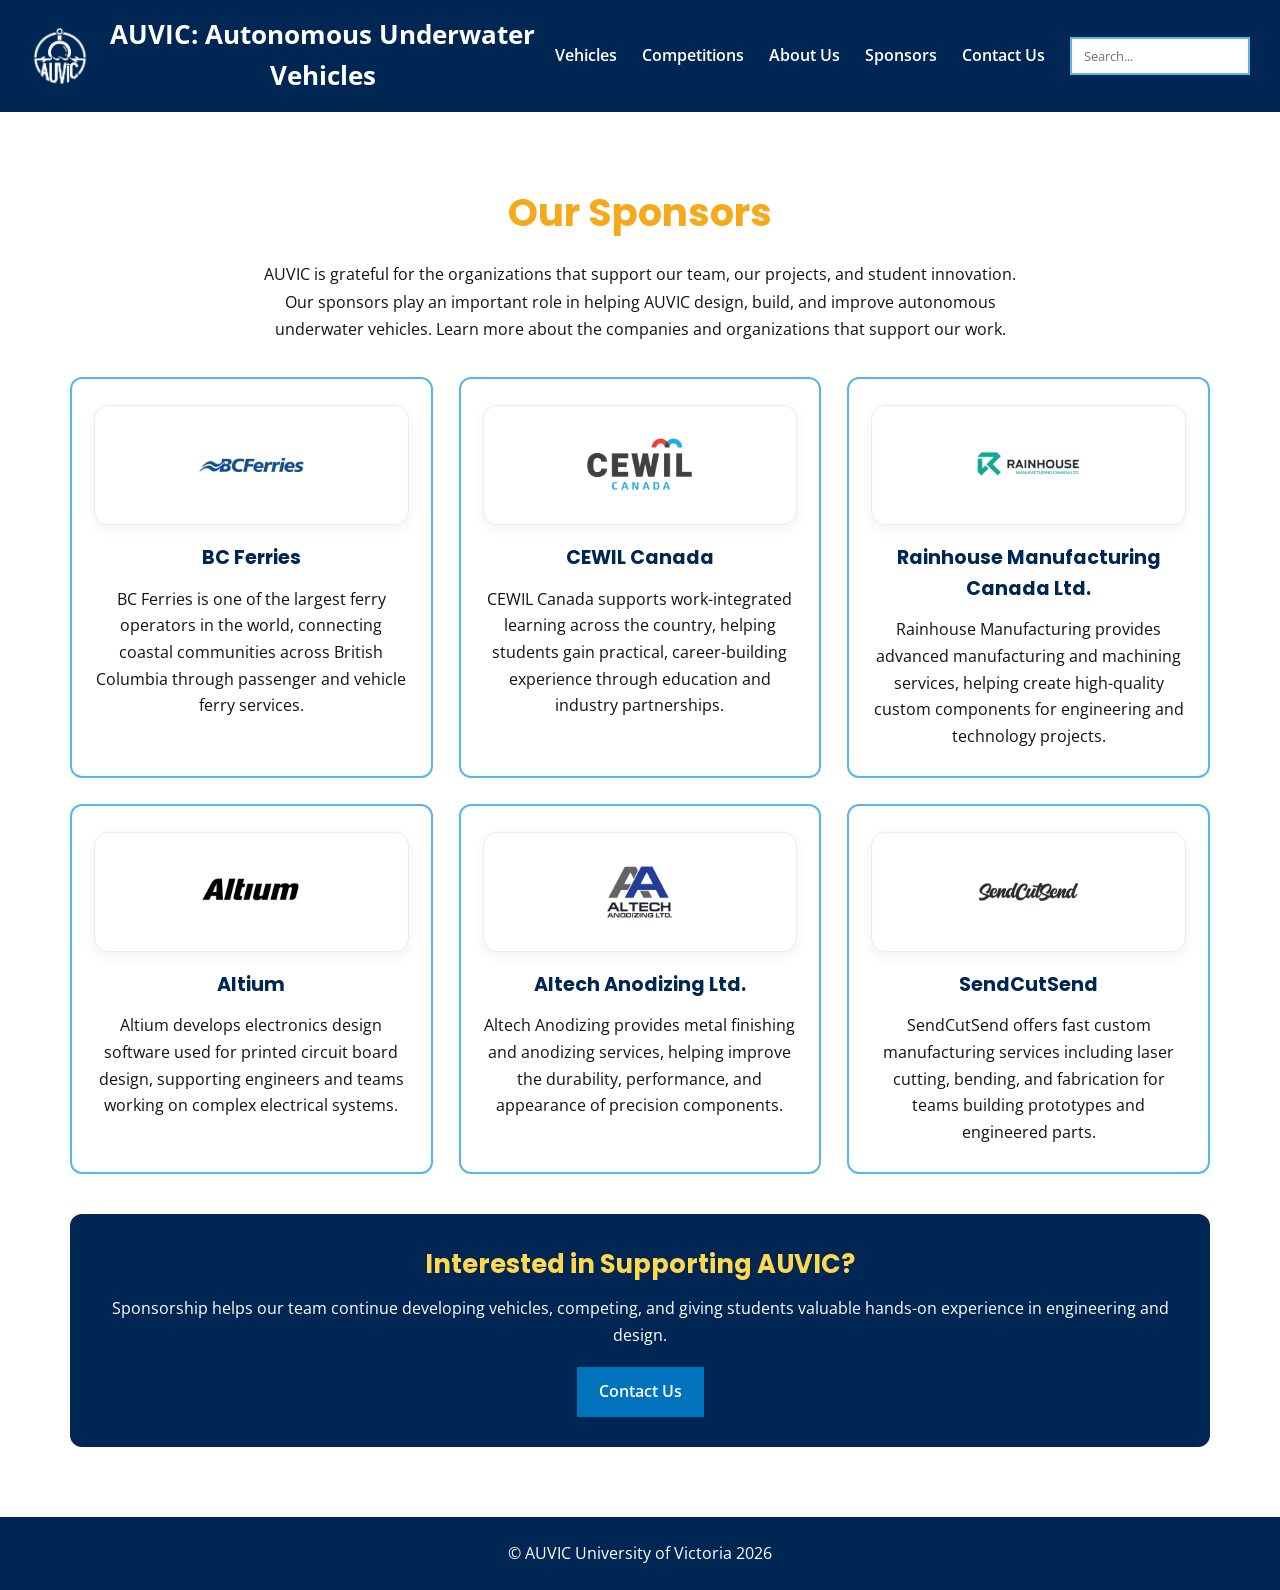
<file: docs/sponsors.html>
<!DOCTYPE html>
<html lang="en">
<head>
  <meta charset="UTF-8">
  <meta name="viewport" content="width=device-width, initial-scale=1.0">
  <title>AUVIC | Sponsors</title>

  <link rel="stylesheet" href="css/styles.css">
  <link href="https://fonts.googleapis.com/css2?family=Poppins:wght@700&family=Open+Sans:wght@400;600;700&display=swap" rel="stylesheet">

  <style>
    * {
      box-sizing: border-box;
    }

    html {
      scroll-behavior: smooth;
    }

    body.home-page {
      margin: 0;
      padding-bottom: 0;
      font-family: 'Open Sans', sans-serif;
      color: #111;
      background: #ffffff;
    }

    h1, h2, h3 {
      font-family: 'Poppins', sans-serif;
    }

    /* HEADER / NAV FIX */
    .header {
      position: relative;
      z-index: 5000;
    }

    .nav {
      position: relative;
      z-index: 5001;
    }

    .nav-item {
      position: relative;
      z-index: 5002;
    }

    .dropdown {
      position: absolute;
      z-index: 9999;
    }

    /* HERO */
    .hero-banner {
      position: relative;
      width: 100%;
      min-height: 58vh;
      overflow: hidden;
      background: #002754;
      display: flex;
      align-items: center;
      justify-content: center;
      isolation: isolate;
    }

    .hero-video {
      position: absolute;
      inset: 0;
      width: 100%;
      height: 100%;
      object-fit: cover;
      z-index: 0;
    }

    .hero-fallback {
      position: absolute;
      inset: 0;
      background:
        radial-gradient(circle at 20% 20%, rgba(87,183,231,0.20), transparent 30%),
        radial-gradient(circle at 80% 35%, rgba(255,255,255,0.10), transparent 25%),
        linear-gradient(to bottom, rgba(0,39,84,0.35), rgba(0,39,84,0.75));
      z-index: 1;
    }

    .hero-overlay {
      position: relative;
      z-index: 2;
      text-align: center;
      padding: 40px 20px;
      max-width: 1000px;
    }

    .hero-overlay h1 {
      margin: 0;
      color: white;
      font-size: clamp(2.2rem, 5vw, 4rem);
      line-height: 1.15;
      text-shadow: 0 8px 30px rgba(0,0,0,0.35);
    }

    .hero-overlay p {
      margin: 18px auto 0;
      color: #eef8ff;
      font-size: clamp(1rem, 2vw, 1.15rem);
      max-width: 760px;
      line-height: 1.7;
    }

    /* GENERAL SECTION STYLES */
    .section-shell {
      max-width: 1180px;
      margin: 0 auto;
      padding: 70px 20px 0;
    }

    .section-title {
      text-align: center;
      color: #F5AA1C;
      font-size: clamp(1.8rem, 3vw, 2.5rem);
      margin: 0 0 18px;
    }

    .section-intro {
      text-align: center;
      max-width: 760px;
      margin: 0 auto 34px;
      line-height: 1.7;
    }

    /* BUTTON STYLE */
    .home-btn {
      display: inline-block;
      background: #0073BC;
      color: white;
      padding: 12px 22px;
      border: none;
      border-radius: 0;
      cursor: pointer;
      font-weight: 600;
      font-family: 'Open Sans', sans-serif;
      text-decoration: none;
      transition: background 0.2s ease, color 0.2s ease, transform 0.2s ease;
    }

    .home-btn:hover {
      background: #57B7E7;
      color: white;
      transform: translateY(-2px);
    }

    .home-btn:active {
      background: #26A739;
      color: white;
    }

    /* SPONSOR GRID */
    .sponsor-grid {
      display: grid;
      grid-template-columns: repeat(3, 1fr);
      gap: 26px;
      margin-top: 10px;
      align-items: stretch;
    }

    .sponsor-link {
      text-decoration: none;
      color: inherit;
      display: flex;
      height: 100%;
    }

    .sponsor-card {
      background: transparent;
      border: 2px solid #57B7E7;
      border-radius: 12px;
      padding: 26px 22px;
      text-align: center;
      transition: transform 0.2s ease, box-shadow 0.2s ease;

      display: flex;
      flex-direction: column;
      width: 100%;
      height: 100%;
    }

    .sponsor-card:hover {
      transform: translateY(-4px);
      box-shadow: 0 6px 16px rgba(0,0,0,0.12);
    }

    .sponsor-logo-wrap {
      width: 100%;
      height: 120px;
      background: white;
      border: 1px solid #e3eef6;
      border-radius: 14px;
      box-shadow: 0 4px 14px rgba(0,0,0,0.05);
      display: flex;
      align-items: center;
      justify-content: center;
      padding: 18px;
      margin-bottom: 18px;
    }

    .sponsor-logo-wrap img {
      max-width: 100%;
      max-height: 70px;
      object-fit: contain;
      display: block;
    }

    .sponsor-card h3 {
      color: #002754;
      font-size: 1.2rem;
      margin: 0 0 12px;
    }

    .sponsor-card p {
      margin: 0;
      line-height: 1.7;
      font-size: 0.98rem;
    }

    /* CTA */
    .sponsor-cta {
      margin-top: 40px;
      background: #002754;
      color: white;
      border-radius: 12px;
      padding: 30px 24px;
      text-align: center;
    }

    .sponsor-cta h3 {
      margin: 0 0 10px;
      font-size: 1.6rem;
      color: #FFD84D;
    }

    .sponsor-cta p {
      margin: 0 0 18px;
      line-height: 1.7;
      color: white;
    }

    /* FOOTER */
    .footer {
      margin-top: 70px;
      text-align: center;
      padding: 24px 20px;
      background: #002754;
      color: white;
    }

    .footer p {
      margin: 0;
    }

    /* RESPONSIVE */
    @media (max-width: 1024px) {
      .sponsor-grid {
        grid-template-columns: repeat(2, 1fr);
      }
    }

    @media (max-width: 640px) {
      .hero-banner {
        min-height: 48vh;
      }

      .sponsor-grid {
        grid-template-columns: 1fr;
      }

      .sponsor-card {
        padding: 22px 18px;
      }

      .sponsor-cta {
        padding: 24px 18px;
      }
    }
  </style>
</head>

<body class="home-page">

  <!-- HEADER -->
  <header class="header">
    <img src="media/auvic-logo-white.png" alt="AUVIC logo" class="logo">

    <div class="title">
      <a href="index.html">AUVIC: Autonomous Underwater Vehicles</a>
    </div>

    <nav class="nav">
      <div class="nav-item">
        <a href="#">Vehicles</a>
        <div class="dropdown">
          <a href="vehicle-snappy.html">Snappy 2026</a>
          <a href="vehicle-kraken.html">Kraken 2025</a>
          <a href="vehicle-trident.html">Trident 2023</a>
          <a href="vehicle-polaris.html">Polaris 2018 & 2019</a>
          <a href="vehicle-redherring.html">Red Herring 2016 & 2017</a>
          <a href="vehicle-aerius.html">Aerius 2009</a>
        </div>
      </div>

      <div class="nav-item">
        <a href="#">Competitions</a>
        <div class="dropdown">
          <a href="competition-2026.html">2026</a>
          <a href="competition-2025.html">2025</a>
        </div>
      </div>

      <a href="about-us.html">About Us</a>
      <a href="sponsors.html">Sponsors</a>
      <a href="contact-us.html">Contact Us</a>

      <div class="site-search">
        <input type="text" id="siteSearchInput" placeholder="Search..." autocomplete="off">
        <div id="searchResults" class="search-results"></div>
      </div>

    </nav>
  </header>

  <!-- SPONSORS SECTION -->
  <section class="section-shell">
    <h1 class="section-title">Our Sponsors</h1>
    <p class="section-intro">
      AUVIC is grateful for the organizations that support our team, our projects, and student innovation. Our sponsors play an important role in helping AUVIC design, build, and improve autonomous underwater vehicles. Learn more about the companies and organizations that support our work.
    </p>

    <div class="sponsor-grid">

      <a href="https://www.bcferries.com/" target="_blank" class="sponsor-link">
        <div class="sponsor-card">
          <div class="sponsor-logo-wrap">
            <img src="media/bcferries.png" alt="BC Ferries logo">
          </div>
          <h3>BC Ferries</h3>
          <p>
            BC Ferries is one of the largest ferry operators in the world, connecting coastal communities across British Columbia through passenger and vehicle ferry services.
          </p>
        </div>
      </a>

      <a href="https://cewilcanada.ca/" target="_blank" class="sponsor-link">
        <div class="sponsor-card">
          <div class="sponsor-logo-wrap">
            <img src="media/cewilcanada.png" alt="CEWIL Canada logo">
          </div>
          <h3>CEWIL Canada</h3>
          <p>
            CEWIL Canada supports work-integrated learning across the country, helping students gain practical, career-building experience through education and industry partnerships.
          </p>
        </div>
      </a>

      <a href="https://rainhouse.com/" target="_blank" class="sponsor-link">
        <div class="sponsor-card">
          <div class="sponsor-logo-wrap">
            <img src="media/rainhouse.png" alt="Rainhouse Manufacturing Canada Ltd logo">
          </div>
          <h3>Rainhouse Manufacturing Canada Ltd.</h3>
          <p>
            Rainhouse Manufacturing provides advanced manufacturing and machining services, helping create high-quality custom components for engineering and technology projects.
          </p>
        </div>
      </a>

      <a href="https://www.altium.com/" target="_blank" class="sponsor-link">
        <div class="sponsor-card">
          <div class="sponsor-logo-wrap">
            <img src="media/altium.png" alt="Altium logo">
          </div>
          <h3>Altium</h3>
          <p>
            Altium develops electronics design software used for printed circuit board design, supporting engineers and teams working on complex electrical systems.
          </p>
        </div>
      </a>

      <a href="https://www.altechanodizing.com/" target="_blank" class="sponsor-link">
        <div class="sponsor-card">
          <div class="sponsor-logo-wrap">
            <img src="media/altech.png" alt="Altech Anodizing Ltd logo">
          </div>
          <h3>Altech Anodizing Ltd.</h3>
          <p>
            Altech Anodizing provides metal finishing and anodizing services, helping improve the durability, performance, and appearance of precision components.
          </p>
        </div>
      </a>

      <a href="https://sendcutsend.com/" target="_blank" class="sponsor-link">
        <div class="sponsor-card">
          <div class="sponsor-logo-wrap">
            <img src="media/sendcutsend.png" alt="SendCutSend logo">
          </div>
          <h3>SendCutSend</h3>
          <p>
            SendCutSend offers fast custom manufacturing services including laser cutting, bending, and fabrication for teams building prototypes and engineered parts.
          </p>
        </div>
      </a>

    </div>

    <div class="sponsor-cta">
      <h3>Interested in Supporting AUVIC?</h3>
      <p>
        Sponsorship helps our team continue developing vehicles, competing, and giving students valuable hands-on experience in engineering and design.
      </p>
      <a href="contact-us.html" class="home-btn">Contact Us</a>
    </div>
  </section>

  <!-- FOOTER -->
  <footer class="footer">
    <p>© AUVIC University of Victoria 2026</p>
  </footer>

  <!-- SEARCH SCRIPT -->
<script>
  const pages = [
    {
      title: "Home",
      url: "index.html",
      keywords: "home auvic autonomous underwater vehicles submarine meetings discord snappy"
    },

    {
      title: "Snappy",
      url: "vehicle-snappy.html",
      keywords: "snappy 2026 submarine vehicle parts electrical mechanical software"
    },

    {
      title: "Kraken",
      url: "vehicle-kraken.html",
      keywords: "kraken 2025 submarine vehicle parts electrical mechanical software"
    },

    {
      title: "Trident",
      url: "vehicle-trident.html",
      keywords: "trident 2023 submarine vehicle parts electrical mechanical software"
    },

    {
      title: "Polaris",
      url: "vehicle-polaris.html",
      keywords: "polaris 2018 2019 submarine vehicle parts electrical mechanical software"
    },

    {
      title: "Red Herring",
      url: "vehicle-redherring.html",
      keywords: "red herring redherring 2016 2017 submarine vehicle parts electrical mechanical software"
    },

    {
      title: "Aerius",
      url: "vehicle-aerius.html",
      keywords: "aerius 2009 submarine vehicle parts electrical mechanical software"
    },

    {
      title: "Competition 2026",
      url: "competition-2026.html",
      keywords: "competition 2026 robosub california woollett aquatics center centre irvine usa goals qualify participants july"
    },

    {
      title: "Competition 2025",
      url: "competition-2025.html",
      keywords: "competition 2025 robosub california woollett aquatics center centre irvine usa goals qualify participants august 29 29th results"
    },

    {
      title: "About Us",
      url: "about-us.html",
      keywords: "about us team people student club admin administration lead president project manager bio members"
    },

    {
      title: "Sponsors",
      url: "sponsors.html",
      keywords: "sponsor sponsors organizations organisations companies support bc ferries cewil rainhouse altium altech anodizing ltd send cut send sendcutsend donate sponsorship"
    },

    {
      title: "Contact Us",
      url: "contact-us.html",
      keywords: "join connect contact countdown email discord instagram insta linked in linkedin mail mailing address location b250 meeting times"
    },
  ];

  const searchInput = document.getElementById("siteSearchInput");
  const searchResults = document.getElementById("searchResults");

  searchInput.addEventListener("input", function () {
    const query = searchInput.value.toLowerCase().trim();
    searchResults.innerHTML = "";

    if (query === "") {
      searchResults.style.display = "none";
      return;
    }

    const matches = pages.filter(page =>
      page.title.toLowerCase().includes(query) ||
      page.keywords.toLowerCase().includes(query)
    );

    if (matches.length === 0) {
      searchResults.innerHTML = `<div class="search-no-results">No results found</div>`;
    } else {
      matches.forEach(page => {
        const resultLink = document.createElement("a");
        resultLink.href = page.url;
        resultLink.textContent = page.title;
        searchResults.appendChild(resultLink);
      });
    }

    searchResults.style.display = "block";
  });

  document.addEventListener("click", function (event) {
    if (!event.target.closest(".site-search")) {
      searchResults.style.display = "none";
    }
  });
</script>

</body>
</html>
</file>
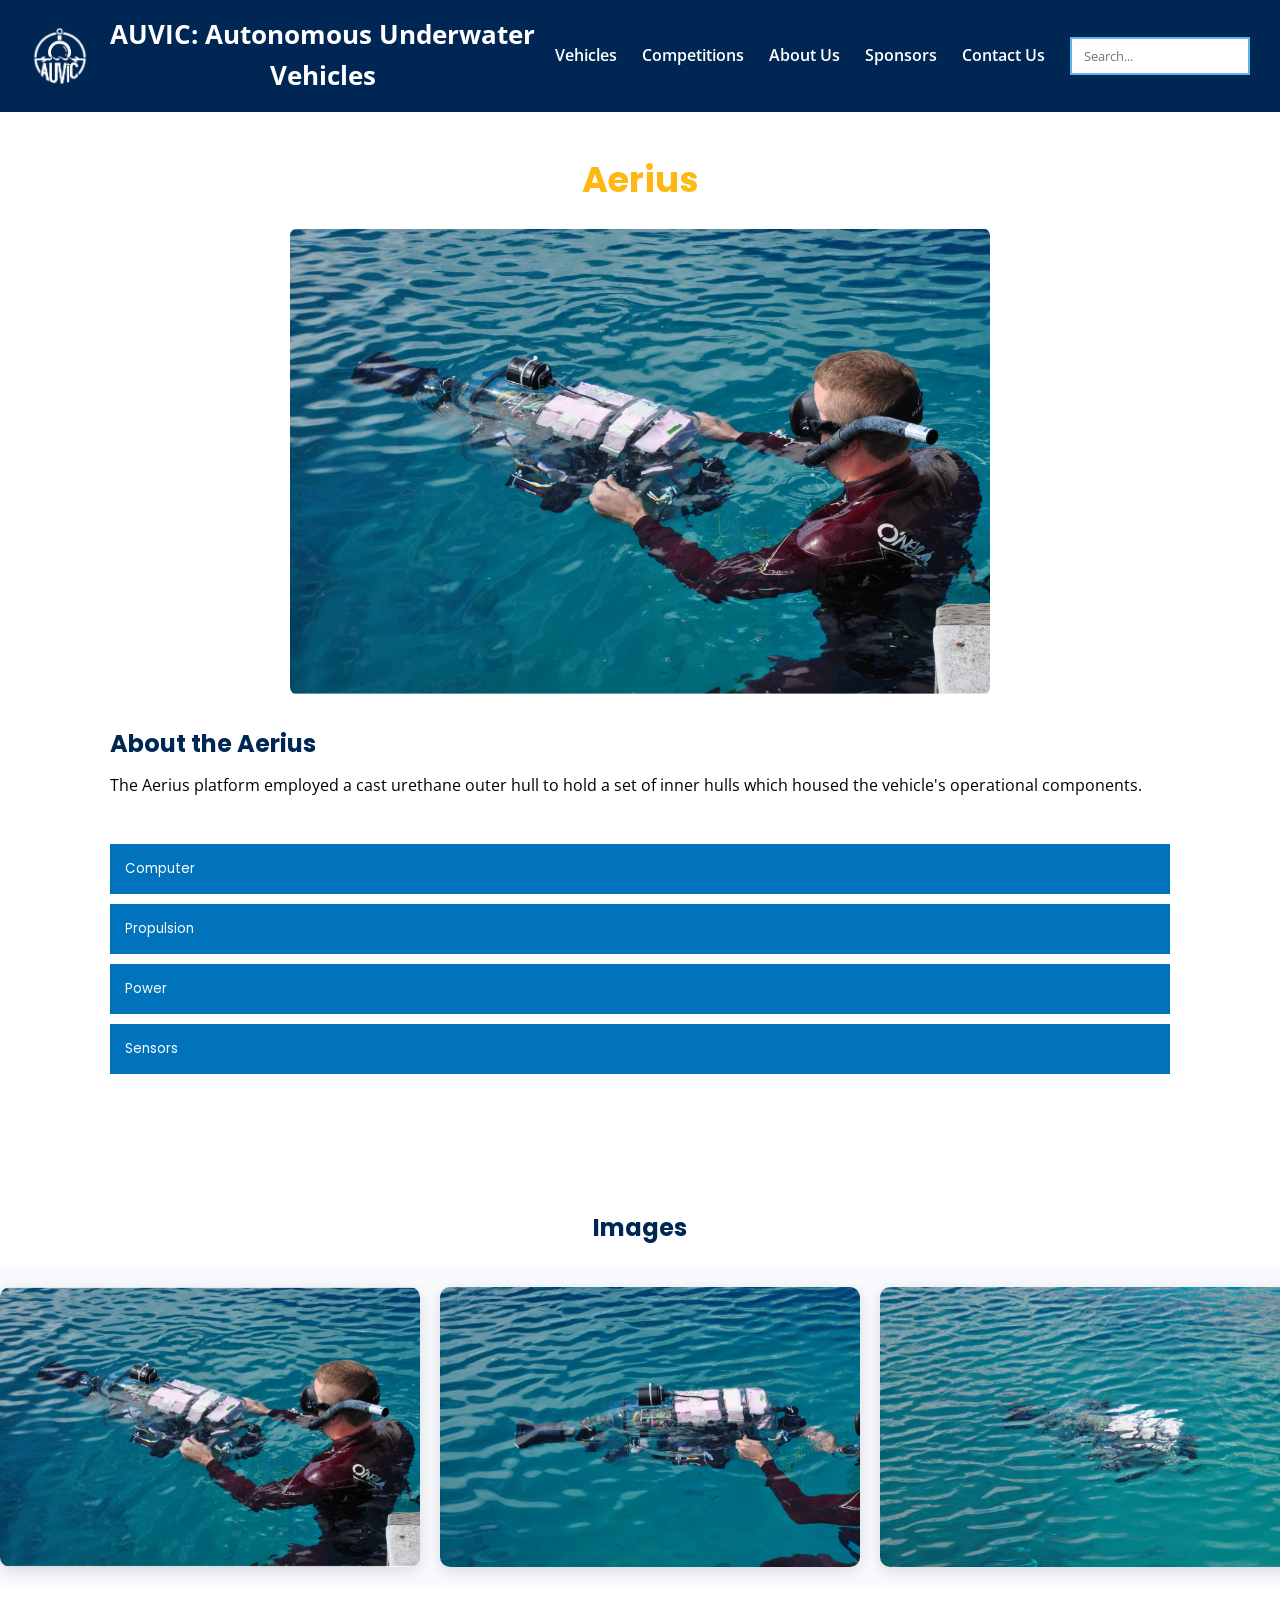
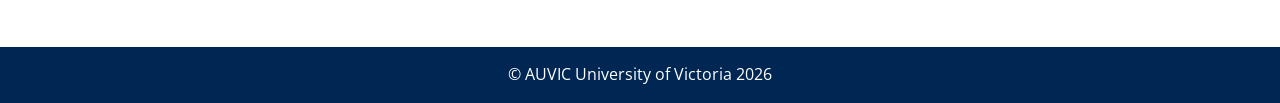
<file: docs/vehicle-aerius.html>
<!DOCTYPE html>
<html lang="en">
<head>
  <meta charset="UTF-8">
  <meta name="viewport" content="width=device-width, initial-scale=1.0">
  <title>Aerius | AUVIC</title>

  <link rel="stylesheet" href="css/styles.css">

  <link href="https://fonts.googleapis.com/css2?family=Poppins:wght@700&family=Open+Sans:wght@400;600&display=swap" rel="stylesheet">

  <style>
    /* FULL WIDTH MOVING GALLERY */

    .moving-gallery-section {
      margin: 60px 0;
      position: relative;

      /* THIS MAKES IT FULL WIDTH */
      width: 100vw;
      left: 50%;
      transform: translateX(-50%);
    }

    .moving-gallery-section h2 {
      text-align: center;
      color: #002754;
      margin-bottom: 20px;
    }

    .moving-gallery-wrapper {
      overflow: hidden;
      width: 100%;
      background: #f7f9fc;
      padding: 20px 0;
    }

    .moving-gallery-track {
      display: flex;
      width: max-content;
      gap: 20px;
      animation: scrollGallery 160s linear infinite;
    }

    .moving-gallery-wrapper:hover .moving-gallery-track {
      animation-play-state: paused;
    }

    .moving-gallery-track img {
      height: 280px;
      border-radius: 10px;
      object-fit: cover;
      flex-shrink: 0;
      box-shadow: 0 4px 14px rgba(0,0,0,0.12);
    }

    @keyframes scrollGallery {
      0% {
        transform: translateX(0);
      }
      100% {
        transform: translateX(-50%);
      }
    }

    /* MOBILE */
    @media (max-width: 768px) {
      .moving-gallery-track img {
        height: 180px;
      }
    }
  </style>
</head>

<body>

<!-- HEADER -->
<header class="header">
  <img src="media/auvic-logo-white.png" alt="AUVIC logo" class="logo">

  <div class="title">
    <a href="index.html">AUVIC: Autonomous Underwater Vehicles</a>
  </div>

  <nav class="nav">
        <div class="nav-item">
            <a href="#">Vehicles</a>
            <div class="dropdown">
                <a href="vehicle-snappy.html">Snappy 2026</a>
                <a href="vehicle-kraken.html">Kraken 2025</a>
                <a href="vehicle-trident.html">Trident 2023</a>
                <a href="vehicle-polaris.html">Polaris 2018 & 2019</a>
                <a href="vehicle-redherring.html">Red Herring 2016 & 2017</a>
                <a class="active-page" href="vehicle-aerius.html">Aerius 2009</a>
            </div>
        </div>

    <div class="nav-item">
      <a href="#">Competitions</a>
      <div class="dropdown">
        <a href="competition-2026.html">2026</a>
        <a href="competition-2025.html">2025</a>
      </div>
    </div>

    <a href="about-us.html">About Us</a>
    <a href="sponsors.html">Sponsors</a>
    <a href="contact-us.html">Contact Us</a>

    <div class="site-search">
      <input type="text" id="siteSearchInput" placeholder="Search..." autocomplete="off">
      <div id="searchResults" class="search-results"></div>
    </div>

  </nav>
</header>

<!-- MAIN -->
<main class="vehicle-page">

  <!-- HERO -->
  <section class="vehicle-hero">
    <h1 class="page-title">Aerius</h1>
    <img src="media/aerius-main.png" alt="Aerius vehicle" class="vehicle-main-image">
  </section>

  <!-- DESCRIPTION -->
  <section class="vehicle-description">
    <h2>About the Aerius</h2>
    <p>
      The Aerius platform employed a cast urethane outer hull to hold a set of inner hulls which housed the vehicle's operational components.
    </p>
  </section>

  <!-- ACCORDION -->
  <section class="accordion-section">

    <button class="accordion">Computer</button>
    <div class="panel">
      <p>Advanced Digital Logic PC104 stack</p>
    </div>

    <button class="accordion">Propulsion</button>
    <div class="panel">
      <p>4 Seabotix brushless RS485 thrusters</p>
    </div>

    <button class="accordion">Power</button>
    <div class="panel">
      <p>Custom 28V prismatic lithium battery pack</p>
    </div>

    <button class="accordion">Sensors</button>
    <div class="panel">
      <p>
        Firewire camera <br><br>
        IMU/compass <br><br>
        Doppler velocity logger <br><br>
        Hydrophone array <br><br>
        Pressure sensor
      </p>
    </div>

  </section>

</main>

<!-- FULL WIDTH GALLERY -->
<section class="moving-gallery-section">
  <h2>Images</h2>

  <div class="moving-gallery-wrapper">
    <div class="moving-gallery-track">

      <!-- ORIGINAL SET -->
      <img src="media/aerius1.png">
      <img src="media/aerius2.png">
      <img src="media/aerius3.png">
      <img src="media/aerius4.png">
      <img src="media/aerius5.png">
      <img src="media/aerius6.png">
      <img src="media/aerius7.png">
      <img src="media/aerius8.png">
      <img src="media/aerius9.png">
      <img src="media/aerius10.png">
      <img src="media/aerius11.png">
      <img src="media/aerius12.png">
      <img src="media/aerius13.png">
      <img src="media/aerius14.png">
      <img src="media/aerius15.png">
      <img src="media/aerius16.png">
      <img src="media/aerius17.png">
      <img src="media/aerius18.png">
      <img src="media/aerius19.png">
      <img src="media/aerius20.png">

      <!-- DUPLICATE SET (for seamless loop) -->
      <img src="media/aerius1.png">
      <img src="media/aerius2.png">
      <img src="media/aerius3.png">
      <img src="media/aerius4.png">
      <img src="media/aerius5.png">
      <img src="media/aerius6.png">
      <img src="media/aerius7.png">
      <img src="media/aerius8.png">
      <img src="media/aerius9.png">
      <img src="media/aerius10.png">
      <img src="media/aerius11.png">
      <img src="media/aerius12.png">
      <img src="media/aerius13.png">
      <img src="media/aerius14.png">
      <img src="media/aerius15.png">
      <img src="media/aerius16.png">
      <img src="media/aerius17.png">
      <img src="media/aerius18.png">
      <img src="media/aerius19.png">
      <img src="media/aerius20.png">

    </div>
  </div>
</section>

<!-- FOOTER -->
<footer class="footer">
  <p>© AUVIC University of Victoria 2026</p>
</footer>

<!-- SCRIPT -->
<script>
  const accordions = document.querySelectorAll(".accordion");

  accordions.forEach(button => {
    button.addEventListener("click", () => {
      const panel = button.nextElementSibling;
      panel.style.display = panel.style.display === "block" ? "none" : "block";
    });
  });
</script>

<!-- SEARCH SCRIPT -->
<script>
  const pages = [
    {
      title: "Home",
      url: "index.html",
      keywords: "home auvic autonomous underwater vehicles submarine meetings discord snappy"
    },

    {
      title: "Snappy",
      url: "vehicle-snappy.html",
      keywords: "snappy 2026 submarine vehicle parts electrical mechanical software"
    },

    {
      title: "Kraken",
      url: "vehicle-kraken.html",
      keywords: "kraken 2025 submarine vehicle parts electrical mechanical software"
    },

    {
      title: "Trident",
      url: "vehicle-trident.html",
      keywords: "trident 2023 submarine vehicle parts electrical mechanical software"
    },

    {
      title: "Polaris",
      url: "vehicle-polaris.html",
      keywords: "polaris 2018 2019 submarine vehicle parts electrical mechanical software"
    },

    {
      title: "Red Herring",
      url: "vehicle-redherring.html",
      keywords: "red herring redherring 2016 2017 submarine vehicle parts electrical mechanical software"
    },

    {
      title: "Aerius",
      url: "vehicle-aerius.html",
      keywords: "aerius 2009 submarine vehicle parts electrical mechanical software"
    },

    {
      title: "Competition 2026",
      url: "competition-2026.html",
      keywords: "competition 2026 robosub california woollett aquatics center centre irvine usa goals qualify participants july"
    },

    {
      title: "Competition 2025",
      url: "competition-2025.html",
      keywords: "competition 2025 robosub california woollett aquatics center centre irvine usa goals qualify participants august 29 29th results"
    },

    {
      title: "About Us",
      url: "about-us.html",
      keywords: "about us team people student club admin administration lead president project manager bio members"
    },

    {
      title: "Sponsors",
      url: "sponsors.html",
      keywords: "sponsor sponsors organizations organisations companies support bc ferries cewil rainhouse altium altech anodizing ltd send cut send sendcutsend donate sponsorship"
    },

    {
      title: "Contact Us",
      url: "contact-us.html",
      keywords: "join connect contact countdown email discord instagram insta linked in linkedin mail mailing address location b250 meeting times"
    },
  ];

  const searchInput = document.getElementById("siteSearchInput");
  const searchResults = document.getElementById("searchResults");

  searchInput.addEventListener("input", function () {
    const query = searchInput.value.toLowerCase().trim();
    searchResults.innerHTML = "";

    if (query === "") {
      searchResults.style.display = "none";
      return;
    }

    const matches = pages.filter(page =>
      page.title.toLowerCase().includes(query) ||
      page.keywords.toLowerCase().includes(query)
    );

    if (matches.length === 0) {
      searchResults.innerHTML = `<div class="search-no-results">No results found</div>`;
    } else {
      matches.forEach(page => {
        const resultLink = document.createElement("a");
        resultLink.href = page.url;
        resultLink.textContent = page.title;
        searchResults.appendChild(resultLink);
      });
    }

    searchResults.style.display = "block";
  });

  document.addEventListener("click", function (event) {
    if (!event.target.closest(".site-search")) {
      searchResults.style.display = "none";
    }
  });
</script>

</body>
</html>
</file>
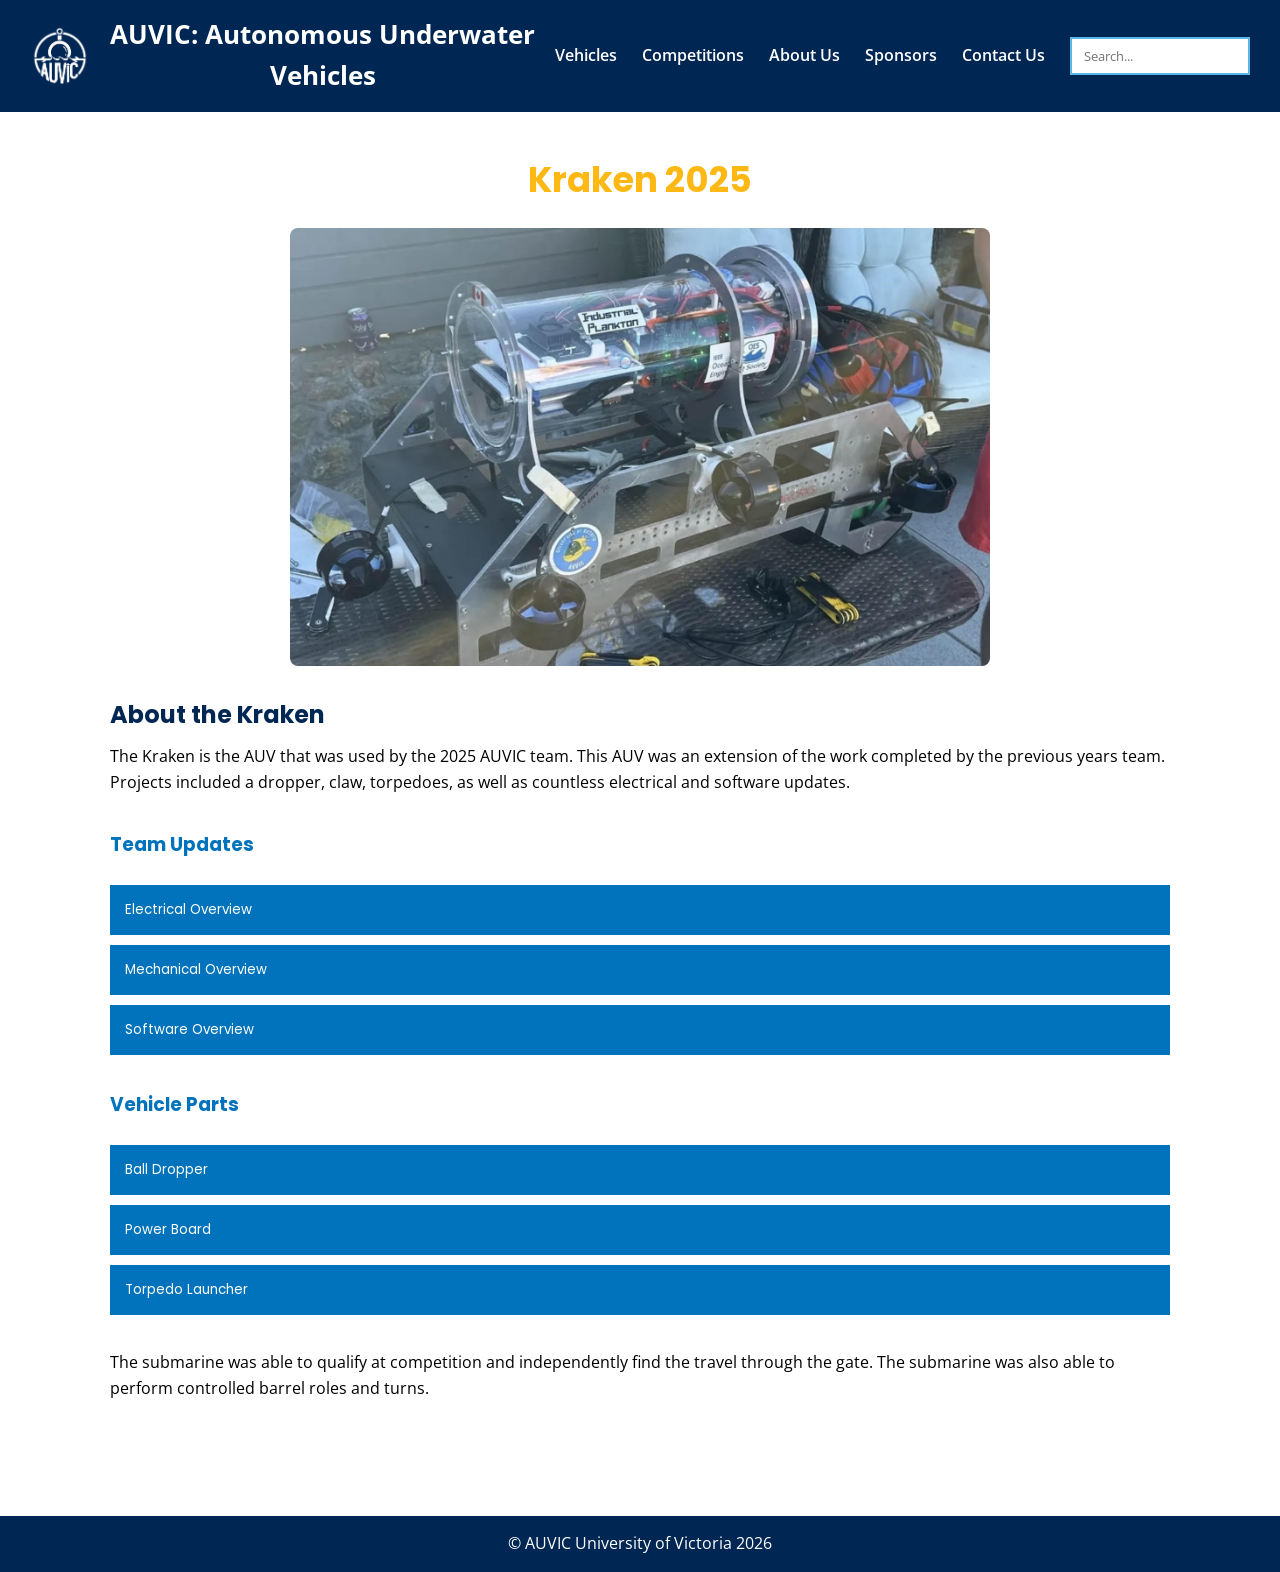
<file: docs/vehicle-kraken.html>
<!DOCTYPE html>
<html lang="en">

<head>
    <meta charset="UTF-8">
    <meta name="viewport" content="width=device-width, initial-scale=1.0">
    <title>Kraken 2025 | AUVIC</title>
    
    <!-- CSS -->
     <link rel="stylesheet" href="css/styles.css">
     
     <!-- FONTS -->
      <link href="https://fonts.googleapis.com/css2?family=Poppins:wght@700&family=Open+Sans:wght@400;600&display=swap" rel="stylesheet">

</head>

<body>

<!-- HEADER -->

<header class="header">
    <img src="media/auvic-logo-white.png" alt="AUVIC logo" class="logo">
    
    <div class="title">
        <a href="index.html">AUVIC: Autonomous Underwater Vehicles</a>
    </div>
    
    <nav class="nav">
        <div class="nav-item">
            <a href="#">Vehicles</a>
            <div class="dropdown">
                <a href="vehicle-snappy.html">Snappy 2026</a>
                <a class="active-page" href="vehicle-kraken.html">Kraken 2025</a>
                <a href="vehicle-trident.html">Trident 2023</a>
                <a href="vehicle-polaris.html">Polaris 2018 & 2019</a>
                <a href="vehicle-redherring.html">Red Herring 2016 & 2017</a>
                <a href="vehicle-aerius.html">Aerius 2009</a>
            </div>
        </div>
        
        <div class="nav-item">
            <a href="#">Competitions</a>
            <div class="dropdown">
                <a href="competition-2026.html">2026</a>
                <a href="competition-2025.html">2025</a>
            </div>
        </div>
        
        <a href="about-us.html">About Us</a>
        <a href="sponsors.html">Sponsors</a>
        <a href="contact-us.html">Contact Us</a>

        <div class="site-search">
            <input type="text" id="siteSearchInput" placeholder="Search..." autocomplete="off">
            <div id="searchResults" class="search-results"></div>
        </div>

    </nav>
</header>

<!-- MAIN CONTENT -->

<main class="vehicle-page">
    
<!-- HERO -->
 
<section class="vehicle-hero">
    <h1 class="page-title">Kraken 2025</h1>
    <img src="media/kraken2025-main.png" alt="Kraken 2025 vehicle" class="vehicle-main-image">
</section>

<!-- DESCRIPTION -->

<section class="vehicle-description">
    <h2>About the Kraken</h2>
    <p>
    The Kraken is the AUV that was used by the 2025 AUVIC team. This AUV was an extension of the work completed by the previous years team. Projects included a dropper, claw, torpedoes, as well as countless electrical and software updates. 
    </p>
</section>

<!-- ACCORDION -->

<section class="accordion-section">

    <!-- Team Updates -->

    <h3 style="color:#0073bc; margin-bottom: 15px;">Team Updates</h3>
    
    <button class="accordion">Electrical Overview</button>
    <div class="panel">
        <p>
        All electrical inside of the main housing was upgraded with the implantation of custom motor controller and power distribution PCBs. The system was powered by two 6S Lipo batteries. An aluminum plate was designed as a heat sink to mount the ESCs properly so that the thrusters could be powered to their full power without the worry of overheating.
        </p>
    </div>

    <button class="accordion">Mechanical Overview</button>
    <div class="panel">
        <p>
        While keeping the same design philosophy as the original, the majority of the sub was either redesigned or modified to improve its functionality. A new UHMW sheet was manufactured to fit the newly designed attachments. The inner structure of the acrylic tube was reconfigured to mount the new PCBs and ESCs. A new back plate was manufactured to allow for more peripheral device connections. Small adjustments were made to the aluminum frame to adjust bracket placements to improve functionality of the submarine.
        </p>
    </div>

    <button class="accordion">Software Overview</button>
    <div class="panel">
        <p>
        Development started on the Nvidia Jetson TX2, utilizing 2 USB camera modules, a Blue Robotics Bar02 pressure sensor for depth, and an XSens MTI 620 VRU for acceleration and orientation data. During this development, the TX2 was upgraded to the Nvidia Jetson Orin Nano and the cameras were upgraded to the Intel RealSense D435i (front facing) and D405 (bottom facing) cameras. These changes greatly improved the computer vision capabilities of the Kraken’s software architecture. With these upgrades, the software system was improved from 2023, with a functional closed loop control system, feeding sensor data into a PID controller for determining necessary thrust, and a basic computer vision system able to detect and locate competition course components. The communication between all of these systems was handled by the ROS2 framework, managing interprocess communication and concurrency.
        </p>
    </div>

    <!-- Vehicle Parts -->

    <h3 style="color:#0073bc; margin-top: 35px; margin-bottom: 15px;">Vehicle Parts</h3>

    <button class="accordion">Ball Dropper</button>
    <div class="panel">
        <p>
        The 2025 Kraken was the first Kraken rendition to include a working Ball dropper. The 3D printed Ball dropper was able to drop two 3D printed markers weighed down by internal metal balls independently of each other from two enclosed solenoid assemblies. The solenoids retracted a pin allowing the markers to drop with the help of gravity.
        </p>
    </div>

    <button class="accordion">Power Board</button>
    <div class="panel">
        <p>
        The Power board received power from two large 6s batteries and stepped down to 16,12 and 5V. 
        </p>
    </div>

    <button class="accordion">Torpedo Launcher</button>
    <div class="panel">
        <p>
        The 2025 Kraken was the first Kraken rendition to include a Torpedo. The Torpedo was machined from two Delrin tubes with an internal loaded spring that could launch two independent 3D printed torpedoes with an internal metal rod for stability. The torpedo assembly used the same solenoid enclosure to launch the torpedoes. In testing the solenoid lacked the power to consistently launch the torpedoes safely and was not used at competition. We are hoping this design will be improved for use on Snappy in 2026.
        </p>
    </div>

</section>

<!--ADDITIONAL DETAILS-->

<section class="vehicle-description">
    <p>
        The submarine was able to qualify at competition and independently find the travel through the gate. The submarine was also able to perform controlled barrel roles and turns.
    </p>
</section>

</main>

<!-- FOOTER -->

<footer class="footer">
    <p>© AUVIC University of Victoria 2026</p>
</footer>

<!-- SCRIPT -->

<script>

/* ACCORDION */

const accordions = document.querySelectorAll(".accordion");

accordions.forEach(button => {
    button.addEventListener("click", () => {
        const panel = button.nextElementSibling;
        
        if (panel.style.display === "block") {
        panel.style.display = "none";
        } else {
        panel.style.display = "block";
        }
    });
  });

/* GALLERY SLIDER */

const slides = document.querySelectorAll(".gallery-slide");
let currentSlide = 0;

    if (slides.length > 0) {
    setInterval(() => {
      slides[currentSlide].classList.remove("active");
      currentSlide = (currentSlide + 1) % slides.length;
      slides[currentSlide].classList.add("active");
    }, 3000);
  }
</script>

<!-- SEARCH SCRIPT -->
<script>
  const pages = [
    {
      title: "Home",
      url: "index.html",
      keywords: "home auvic autonomous underwater vehicles submarine meetings discord snappy"
    },

    {
      title: "Snappy",
      url: "vehicle-snappy.html",
      keywords: "snappy 2026 submarine vehicle parts electrical mechanical software"
    },

    {
      title: "Kraken",
      url: "vehicle-kraken.html",
      keywords: "kraken 2025 submarine vehicle parts electrical mechanical software"
    },

    {
      title: "Trident",
      url: "vehicle-trident.html",
      keywords: "trident 2023 submarine vehicle parts electrical mechanical software"
    },

    {
      title: "Polaris",
      url: "vehicle-polaris.html",
      keywords: "polaris 2018 2019 submarine vehicle parts electrical mechanical software"
    },

    {
      title: "Red Herring",
      url: "vehicle-redherring.html",
      keywords: "red herring redherring 2016 2017 submarine vehicle parts electrical mechanical software"
    },

    {
      title: "Aerius",
      url: "vehicle-aerius.html",
      keywords: "aerius 2009 submarine vehicle parts electrical mechanical software"
    },

    {
      title: "Competition 2026",
      url: "competition-2026.html",
      keywords: "competition 2026 robosub california woollett aquatics center centre irvine usa goals qualify participants july"
    },

    {
      title: "Competition 2025",
      url: "competition-2025.html",
      keywords: "competition 2025 robosub california woollett aquatics center centre irvine usa goals qualify participants august 29 29th results"
    },

    {
      title: "About Us",
      url: "about-us.html",
      keywords: "about us team people student club admin administration lead president project manager bio members"
    },

    {
      title: "Sponsors",
      url: "sponsors.html",
      keywords: "sponsor sponsors organizations organisations companies support bc ferries cewil rainhouse altium altech anodizing ltd send cut send sendcutsend donate sponsorship"
    },

    {
      title: "Contact Us",
      url: "contact-us.html",
      keywords: "join connect contact countdown email discord instagram insta linked in linkedin mail mailing address location b250 meeting times"
    },
  ];

  const searchInput = document.getElementById("siteSearchInput");
  const searchResults = document.getElementById("searchResults");

  searchInput.addEventListener("input", function () {
    const query = searchInput.value.toLowerCase().trim();
    searchResults.innerHTML = "";

    if (query === "") {
      searchResults.style.display = "none";
      return;
    }

    const matches = pages.filter(page =>
      page.title.toLowerCase().includes(query) ||
      page.keywords.toLowerCase().includes(query)
    );

    if (matches.length === 0) {
      searchResults.innerHTML = `<div class="search-no-results">No results found</div>`;
    } else {
      matches.forEach(page => {
        const resultLink = document.createElement("a");
        resultLink.href = page.url;
        resultLink.textContent = page.title;
        searchResults.appendChild(resultLink);
      });
    }

    searchResults.style.display = "block";
  });

  document.addEventListener("click", function (event) {
    if (!event.target.closest(".site-search")) {
      searchResults.style.display = "none";
    }
  });
</script>

</body>
</html>
</file>
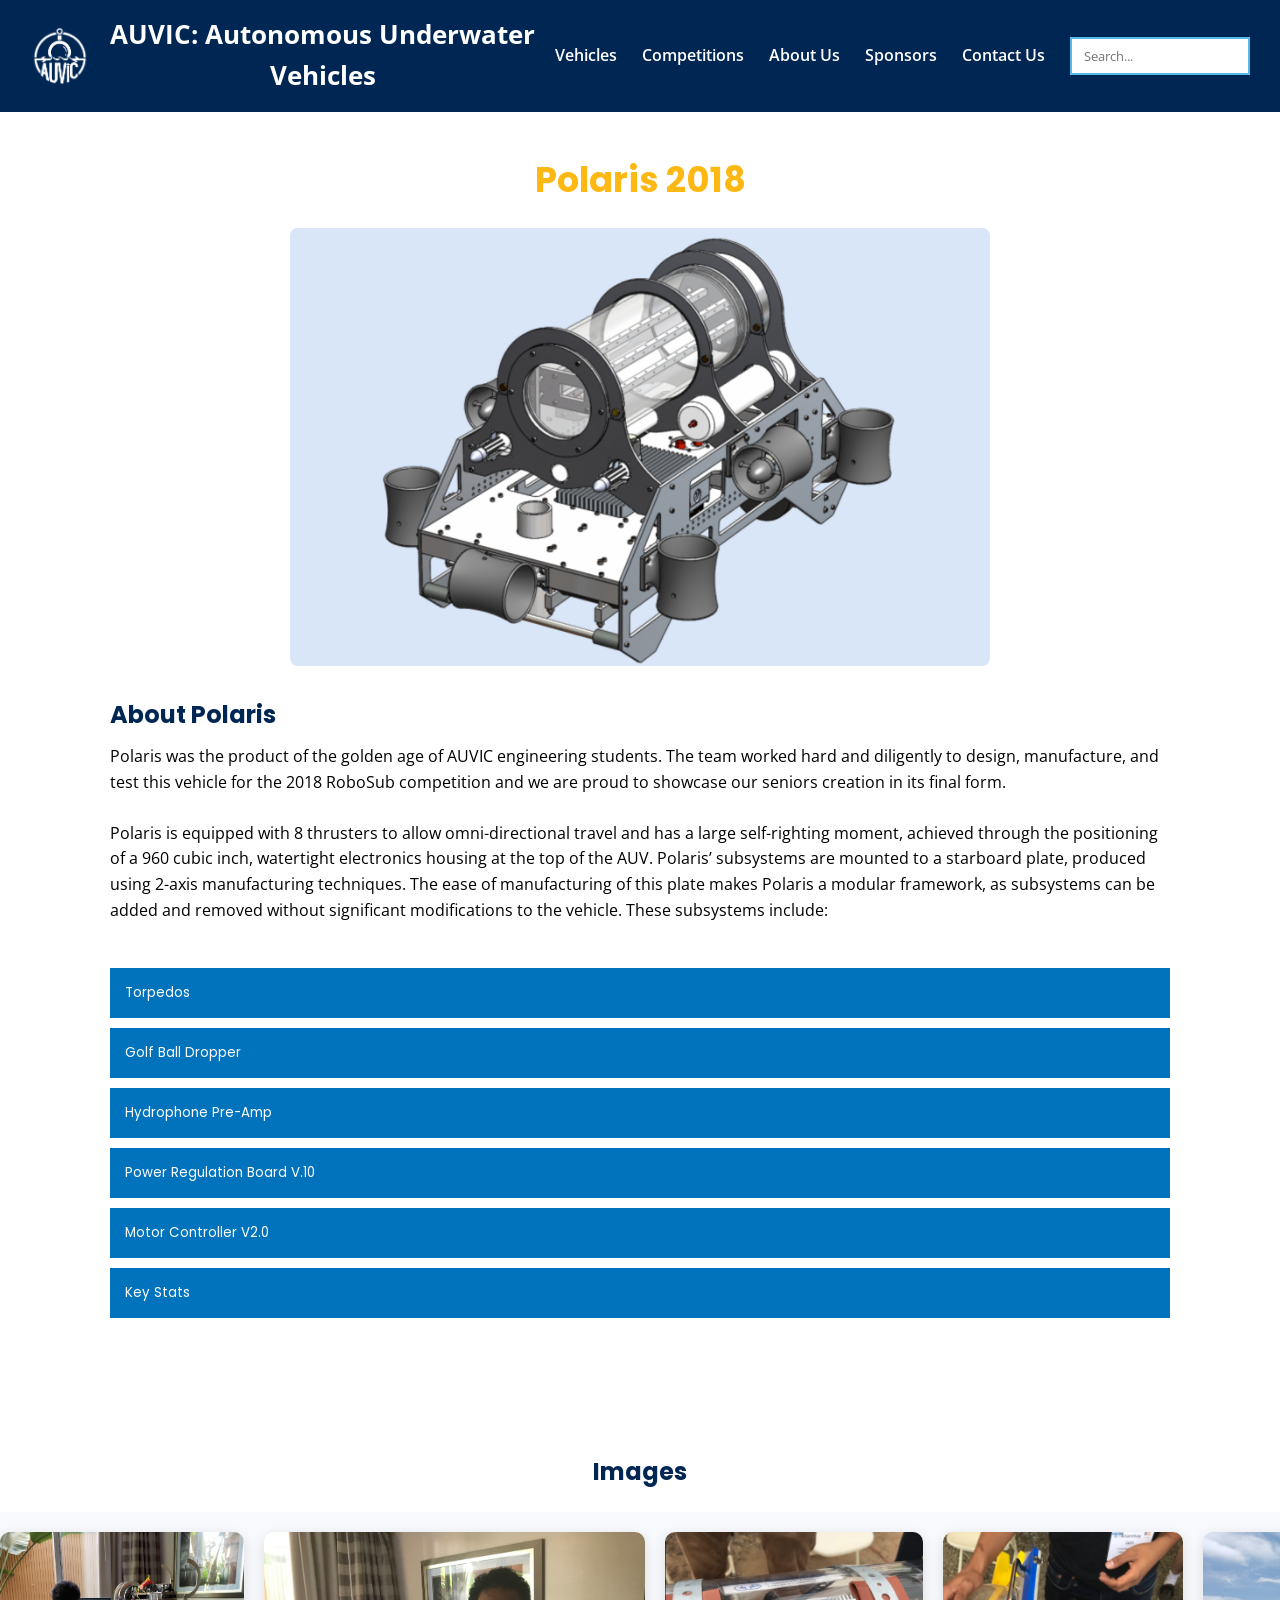
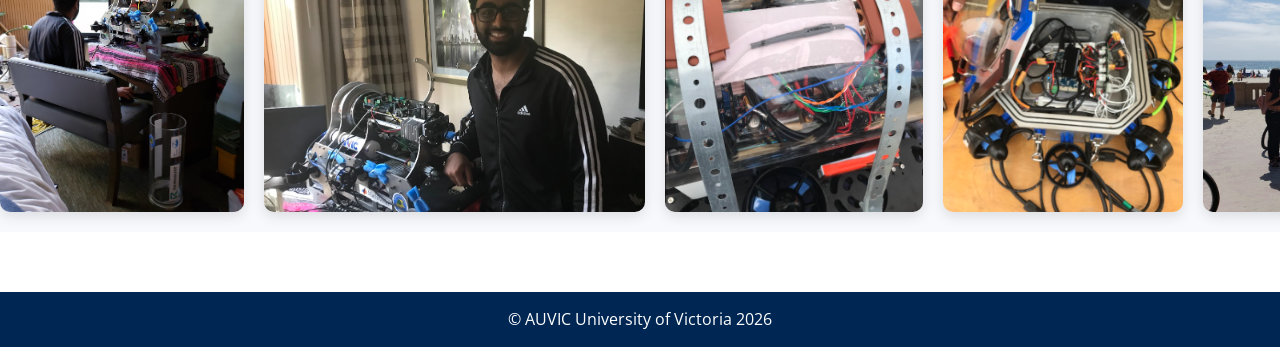
<file: docs/vehicle-polaris.html>
<!DOCTYPE html>
<html lang="en">

<head>
    <meta charset="UTF-8">
    <meta name="viewport" content="width=device-width, initial-scale=1.0">
    <title>Polaris 2018 | AUVIC</title>
    
    <!-- CSS -->
    <link rel="stylesheet" href="css/styles.css">
     
    <!-- FONTS -->
    <link href="https://fonts.googleapis.com/css2?family=Poppins:wght@700&family=Open+Sans:wght@400;600&display=swap" rel="stylesheet">

    <style>

      /* FULL WIDTH MOVING GALLERY */

      .moving-gallery-section {
        margin: 60px 0;
        position: relative;
        width: 100vw;
        left: 50%;
        transform: translateX(-50%);
      }

      .moving-gallery-section h2 {
        text-align: center;
        color: #002754;
        margin-bottom: 20px;
      }

      .moving-gallery-wrapper {
        overflow: hidden;
        width: 100%;
        background: #f7f9fc;
        padding: 20px 0;
      }

      .moving-gallery-track {
        display: flex;
        width: max-content;
        gap: 20px;
        animation: scrollGallery 160s linear infinite;
      }

      .moving-gallery-wrapper:hover .moving-gallery-track {
        animation-play-state: paused;
      }

      .moving-gallery-track img {
        height: 280px;
        border-radius: 10px;
        object-fit: cover;
        flex-shrink: 0;
        box-shadow: 0 4px 14px rgba(0,0,0,0.12);
      }

      @keyframes scrollGallery {
        0% {
          transform: translateX(0);
        }
        100% {
          transform: translateX(-50%);
        }
      }

      @media (max-width: 768px) {
        .moving-gallery-track img {
          height: 180px;
        }
      }

    </style>

</head>

<body>

<!-- HEADER -->

<header class="header">
    <img src="media/auvic-logo-white.png" alt="AUVIC logo" class="logo">
    
    <div class="title">
        <a href="index.html">AUVIC: Autonomous Underwater Vehicles</a>
    </div>
    
    <nav class="nav">
        <div class="nav-item">
            <a href="#">Vehicles</a>
            <div class="dropdown">
                <a href="vehicle-snappy.html">Snappy 2026</a>
                <a href="vehicle-kraken.html">Kraken 2025</a>
                <a href="vehicle-trident.html">Trident 2023</a>
                <a class="active-page" href="vehicle-polaris.html">Polaris 2018 & 2019</a>
                <a href="vehicle-redherring.html">Red Herring 2016 & 2017</a>
                <a href="vehicle-aerius.html">Aerius 2009</a>
            </div>
        </div>
        
        <div class="nav-item">
            <a href="#">Competitions</a>
            <div class="dropdown">
                <a href="competition-2026.html">2026</a>
                <a href="competition-2025.html">2025</a>
            </div>
        </div>
        
        <a href="about-us.html">About Us</a>
        <a href="sponsors.html">Sponsors</a>
        <a href="contact-us.html">Contact Us</a>

        <div class="site-search">
            <input type="text" id="siteSearchInput" placeholder="Search..." autocomplete="off">
            <div id="searchResults" class="search-results"></div>
        </div>

    </nav>
</header>

<!-- MAIN CONTENT -->

<main class="vehicle-page">
    
<!-- HERO -->
 
<section class="vehicle-hero">
    <h1 class="page-title">Polaris 2018</h1>
    <img src="media/polaris-main.png" alt="Polaris 2018 vehicle" class="vehicle-main-image">
</section>

<!-- DESCRIPTION -->

<section class="vehicle-description">
    <h2>About Polaris</h2>
    <p>
    Polaris was the product of the golden age of AUVIC engineering students. The team worked hard and diligently to design, manufacture, and test this vehicle for the 2018 RoboSub competition and we are proud to showcase our seniors creation in its final form.
    <br> <br>
    Polaris is equipped with 8 thrusters to allow omni-directional travel and has a large self-righting moment, achieved through the positioning of a 960 cubic inch, watertight electronics housing at the top of the AUV. Polaris’ subsystems are mounted to a starboard plate, produced using 2-axis manufacturing techniques. The ease of manufacturing of this plate makes Polaris a modular framework, as subsystems can be added and removed without significant modifications to the vehicle. These subsystems include:
    </p>
</section>

<!-- ACCORDION -->

<section class="accordion-section">
    
    <button class="accordion">Torpedos</button>
    <div class="panel">
        <p>
        Polaris is equipped with two 3D printed torpedoes. These torpedoes are propelled using compressed air stored inside a PVC cylinder and are actuated using a solenoid-controlled one-way valve.
        </p>
    </div>

    <button class="accordion">Golf Ball Dropper</button>
    <div class="panel">
        <p>
        To drop golf balls on a target, Polaris is equipped with a golf ball dropper. Golf balls are loaded and stored in a compartment on the AUV. To release these golf balls, a stepper motor rotates inside a watertight housing. This stepper is magnetically coupled with the golf ball dropping mechanism, allowing the golf ball to fall and hit the target.
        </p>
    </div>

    <button class="accordion">Hydrophone Pre-Amp</button>
    <div class="panel">
        <p>
        Sonar systems are an integral part of the submarine's design. To complete many of the objectives in the competitions, the submarine must be able to locate pingers, or underwater speakers, emitting sound at fixed frequencies. The solve this problem, our submarine has an array of four hydrophones (underwater microphones). These hydrophones are all separated by a fixed/known distance. By analyzing the phase difference of the incoming waves to the array of hydrophones, we can triangulate the location of the pinger. To accomplish this, the hydrophone boards process and convert the incoming data.The hydrophone boards consist of two sub-boards: the microcontroller board and the pre-amplification board. The pre-amplification board is placed at the same location as the hydrophones, in a small housing at the bottom of the submarine. The board amplifies all incoming signals from the hydrophones, and transmits them off to the main housing. In the main housing, the microcontroller board converts the analog signals to digital, and sends the digital data to the main computer.
        </p>
    </div>

    <button class="accordion">Power Regulation Board V.10</button>
    <div class="panel">
        <p>
        The Power Regulation Board is a new PCB that is the central power hub for all components on the Polaris. The board selects either the batteries or a tethered power source to power the sub, and is capable of cutting power via an onboard microcontroller to various systems in Polaris. RoboSub Rules requires that the sub have a “kill switch”, with can be pulled by divers to cut power to Polaris. This is implemented by using a magnetic switch, which cuts power to the sub when the switch is pulled. The Power Regulation Board must also be able to handle enough current to power the eight motors. This board also acts as a monitor for the main housing of Polaris by monitoring the housings’ pressure, temperature and humidity. It comes with an onboard water sensor, and it has the capabilities to measure the external water pressure. It measures the current being drawn from both the batteries and by individual subsystems, and has the ability to connect and disconnect the batteries in parallel using control logic from the microcontroller. The board is fused to protect against short circuits in any of the subsystems.
        <br> <br>
        The board has a USB connector that can be used for USART communications. The microcontroller also has the capabilities to be powered either through USB or by the batteries, which is useful for debugging purposes, when batteries aren’t available. The relays are used to switch between battery power and tether power, and will always chose tether power over battery power when the tether is available. This can be used to easily conserve battery life during testing.
        </p>
    </div>

    <button class="accordion">Motor Controller V2.0</button>
    <div class="panel">
        <p>
        The previous motor controller could control up to three motors per PCB. Since Polaris utilizes 8 motors, this was enough reason to develop the second revision. This board can control up to 8 motors via PWM using their respective electronic speed controllers (ESC). The new configuration means the ESCs can be contained in the same enclosure as the PCB, reducing external wiring. The new revision allows the PCB to be used as a bus bar, eliminating the need for multiple high power lines to each motor. Connectors on the motor control board were made reversible, to prevent damage to the motors if the connector were connected in reverse. The system was upgraded from a F0 micro to a F4, which has a floating point unit for PID controls and may be implemented in the future.
        </p>
    </div>

    <button class="accordion">Key Stats</button>
    <div class="panel">
        <p>
        Dry weight: 90 lbs <br> <br>
        Overall Dimensions excluding thrusters: 35x16.5x21.5 in LxWxH <br> <br>
        Depth Rating: 300 ft
        </p>
    </div>

</section>

</main>

<!-- FULL WIDTH GALLERY -->

<section class="moving-gallery-section">
  <h2>Images</h2>

  <div class="moving-gallery-wrapper">
    <div class="moving-gallery-track">

      <!-- ORIGINAL SET -->
      <img src="media/polaris1.png" alt="Polaris image 1">
      <img src="media/polaris2.png" alt="Polaris image 2">
      <img src="media/polaris3.png" alt="Polaris image 3">
      <img src="media/polaris4.png" alt="Polaris image 4">
      <img src="media/polaris5.png" alt="Polaris image 5">
      <img src="media/polaris6.png" alt="Polaris image 6">
      <img src="media/polaris7.png" alt="Polaris image 7">
      <img src="media/polaris8.png" alt="Polaris image 8">
      <img src="media/polaris9.png" alt="Polaris image 9">
      <img src="media/polaris10.png" alt="Polaris image 10">
      <img src="media/polaris11.png" alt="Polaris image 11">
      <img src="media/polaris12.png" alt="Polaris image 12">

      <!-- DUPLICATE SET -->
      <img src="media/polaris1.png" alt="Polaris image 1">
      <img src="media/polaris2.png" alt="Polaris image 2">
      <img src="media/polaris3.png" alt="Polaris image 3">
      <img src="media/polaris4.png" alt="Polaris image 4">
      <img src="media/polaris5.png" alt="Polaris image 5">
      <img src="media/polaris6.png" alt="Polaris image 6">
      <img src="media/polaris7.png" alt="Polaris image 7">
      <img src="media/polaris8.png" alt="Polaris image 8">
      <img src="media/polaris9.png" alt="Polaris image 9">
      <img src="media/polaris10.png" alt="Polaris image 10">
      <img src="media/polaris11.png" alt="Polaris image 11">
      <img src="media/polaris12.png" alt="Polaris image 12">

    </div>
  </div>
</section>

<!-- FOOTER -->

<footer class="footer">
    <p>© AUVIC University of Victoria 2026</p>
</footer>

<!-- SCRIPT -->

<script>

/* ACCORDION */

const accordions = document.querySelectorAll(".accordion");

accordions.forEach(button => {
    button.addEventListener("click", () => {
        const panel = button.nextElementSibling;
        
        if (panel.style.display === "block") {
        panel.style.display = "none";
        } else {
        panel.style.display = "block";
        }
    });
});

</script>

<!-- SEARCH SCRIPT -->
<script>
  const pages = [
    {
      title: "Home",
      url: "index.html",
      keywords: "home auvic autonomous underwater vehicles submarine meetings discord snappy"
    },

    {
      title: "Snappy",
      url: "vehicle-snappy.html",
      keywords: "snappy 2026 submarine vehicle parts electrical mechanical software"
    },

    {
      title: "Kraken",
      url: "vehicle-kraken.html",
      keywords: "kraken 2025 submarine vehicle parts electrical mechanical software"
    },

    {
      title: "Trident",
      url: "vehicle-trident.html",
      keywords: "trident 2023 submarine vehicle parts electrical mechanical software"
    },

    {
      title: "Polaris",
      url: "vehicle-polaris.html",
      keywords: "polaris 2018 2019 submarine vehicle parts electrical mechanical software"
    },

    {
      title: "Red Herring",
      url: "vehicle-redherring.html",
      keywords: "red herring redherring 2016 2017 submarine vehicle parts electrical mechanical software"
    },

    {
      title: "Aerius",
      url: "vehicle-aerius.html",
      keywords: "aerius 2009 submarine vehicle parts electrical mechanical software"
    },

    {
      title: "Competition 2026",
      url: "competition-2026.html",
      keywords: "competition 2026 robosub california woollett aquatics center centre irvine usa goals qualify participants july"
    },

    {
      title: "Competition 2025",
      url: "competition-2025.html",
      keywords: "competition 2025 robosub california woollett aquatics center centre irvine usa goals qualify participants august 29 29th results"
    },

    {
      title: "About Us",
      url: "about-us.html",
      keywords: "about us team people student club admin administration lead president project manager bio members"
    },

    {
      title: "Sponsors",
      url: "sponsors.html",
      keywords: "sponsor sponsors organizations organisations companies support bc ferries cewil rainhouse altium altech anodizing ltd send cut send sendcutsend donate sponsorship"
    },

    {
      title: "Contact Us",
      url: "contact-us.html",
      keywords: "join connect contact countdown email discord instagram insta linked in linkedin mail mailing address location b250 meeting times"
    },
  ];

  const searchInput = document.getElementById("siteSearchInput");
  const searchResults = document.getElementById("searchResults");

  searchInput.addEventListener("input", function () {
    const query = searchInput.value.toLowerCase().trim();
    searchResults.innerHTML = "";

    if (query === "") {
      searchResults.style.display = "none";
      return;
    }

    const matches = pages.filter(page =>
      page.title.toLowerCase().includes(query) ||
      page.keywords.toLowerCase().includes(query)
    );

    if (matches.length === 0) {
      searchResults.innerHTML = `<div class="search-no-results">No results found</div>`;
    } else {
      matches.forEach(page => {
        const resultLink = document.createElement("a");
        resultLink.href = page.url;
        resultLink.textContent = page.title;
        searchResults.appendChild(resultLink);
      });
    }

    searchResults.style.display = "block";
  });

  document.addEventListener("click", function (event) {
    if (!event.target.closest(".site-search")) {
      searchResults.style.display = "none";
    }
  });
</script>

</body>
</html>
</file>
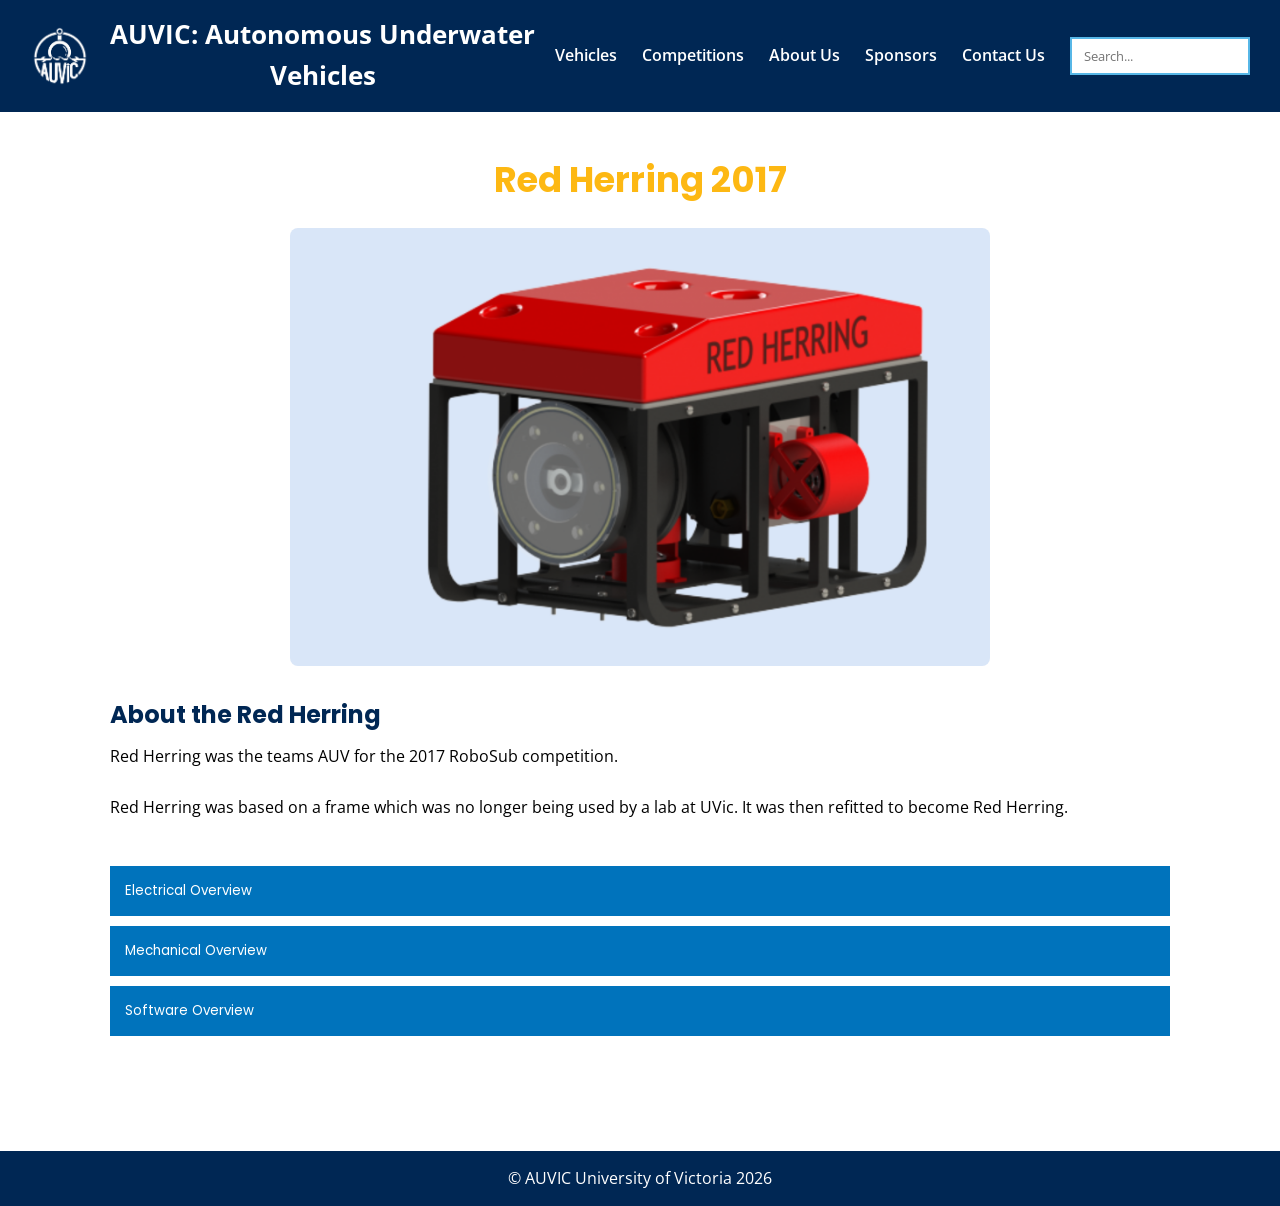
<file: docs/vehicle-redherring.html>
<!DOCTYPE html>
<html lang="en">

<head>
    <meta charset="UTF-8">
    <meta name="viewport" content="width=device-width, initial-scale=1.0">
    <title>Red Herring 2017 | AUVIC</title>
    
    <!-- CSS -->
     <link rel="stylesheet" href="css/styles.css">
     
     <!-- FONTS -->
      <link href="https://fonts.googleapis.com/css2?family=Poppins:wght@700&family=Open+Sans:wght@400;600&display=swap" rel="stylesheet">

</head>

<body>

<!-- HEADER -->

<header class="header">
    <img src="media/auvic-logo-white.png" alt="AUVIC logo" class="logo">
    
    <div class="title">
        <a href="index.html">AUVIC: Autonomous Underwater Vehicles</a>
    </div>
    
    <nav class="nav">
        <div class="nav-item">
            <a href="#">Vehicles</a>
            <div class="dropdown">
                <a href="vehicle-snappy.html">Snappy 2026</a>
                <a href="vehicle-kraken.html">Kraken 2025</a>
                <a href="vehicle-trident.html">Trident 2023</a>
                <a href="vehicle-polaris.html">Polaris 2018 & 2019</a>
                <a class="active-page" href="vehicle-redherring.html">Red Herring 2016 & 2017</a>
                <a href="vehicle-aerius.html">Aerius 2009</a>
            </div>
        </div>
        
        <div class="nav-item">
            <a href="#">Competitions</a>
            <div class="dropdown">
                <a href="competition-2026.html">2026</a>
                <a href="competition-2025.html">2025</a>
            </div>
        </div>
        
        <a href="about-us.html">About Us</a>
        <a href="sponsors.html">Sponsors</a>
        <a href="contact-us.html">Contact Us</a>

        <div class="site-search">
            <input type="text" id="siteSearchInput" placeholder="Search..." autocomplete="off">
            <div id="searchResults" class="search-results"></div>
        </div>

    </nav>
</header>

<!-- MAIN CONTENT -->

<main class="vehicle-page">
    
<!-- HERO -->
 
<section class="vehicle-hero">
    <h1 class="page-title">Red Herring 2017</h1>
    <img src="media/redherring-main.png" alt="Red Herring 2017 vehicle" class="vehicle-main-image">
</section>

<!-- DESCRIPTION -->

<section class="vehicle-description">
    <h2>About the Red Herring</h2>
    <p>
    Red Herring was the teams AUV for the 2017 RoboSub competition.
    <br> <br>
    Red Herring was based on a frame which was no longer being used by a lab at UVic. It was then refitted to become Red Herring.
    </p>
</section>

<!-- ACCORDION -->

<section class="accordion-section">
    
    <button class="accordion">Electrical Overview</button>
    <div class="panel">
        <p>
        More information coming soon.
        </p>
    </div>

    <button class="accordion">Mechanical Overview</button>
    <div class="panel">
        <p>
        More information coming soon.
        </p>
    </div>

    <button class="accordion">Software Overview</button>
    <div class="panel">
        <p>
        More information coming soon.
        </p>
    </div>

</section>

</main>

<!-- FOOTER -->

<footer class="footer">
    <p>© AUVIC University of Victoria 2026</p>
</footer>

<!-- SCRIPT -->

<script>

/* ACCORDION */

const accordions = document.querySelectorAll(".accordion");

accordions.forEach(button => {
    button.addEventListener("click", () => {
        const panel = button.nextElementSibling;
        
        if (panel.style.display === "block") {
        panel.style.display = "none";
        } else {
        panel.style.display = "block";
        }
    });
  });

/* GALLERY SLIDER */

const slides = document.querySelectorAll(".gallery-slide");
let currentSlide = 0;

    if (slides.length > 0) {
    setInterval(() => {
      slides[currentSlide].classList.remove("active");
      currentSlide = (currentSlide + 1) % slides.length;
      slides[currentSlide].classList.add("active");
    }, 3000);
  }
</script>

<!-- SEARCH SCRIPT -->
<script>
  const pages = [
    {
      title: "Home",
      url: "index.html",
      keywords: "home auvic autonomous underwater vehicles submarine meetings discord snappy"
    },

    {
      title: "Snappy",
      url: "vehicle-snappy.html",
      keywords: "snappy 2026 submarine vehicle parts electrical mechanical software"
    },

    {
      title: "Kraken",
      url: "vehicle-kraken.html",
      keywords: "kraken 2025 submarine vehicle parts electrical mechanical software"
    },

    {
      title: "Trident",
      url: "vehicle-trident.html",
      keywords: "trident 2023 submarine vehicle parts electrical mechanical software"
    },

    {
      title: "Polaris",
      url: "vehicle-polaris.html",
      keywords: "polaris 2018 2019 submarine vehicle parts electrical mechanical software"
    },

    {
      title: "Red Herring",
      url: "vehicle-redherring.html",
      keywords: "red herring redherring 2016 2017 submarine vehicle parts electrical mechanical software"
    },

    {
      title: "Aerius",
      url: "vehicle-aerius.html",
      keywords: "aerius 2009 submarine vehicle parts electrical mechanical software"
    },

    {
      title: "Competition 2026",
      url: "competition-2026.html",
      keywords: "competition 2026 robosub california woollett aquatics center centre irvine usa goals qualify participants july"
    },

    {
      title: "Competition 2025",
      url: "competition-2025.html",
      keywords: "competition 2025 robosub california woollett aquatics center centre irvine usa goals qualify participants august 29 29th results"
    },

    {
      title: "About Us",
      url: "about-us.html",
      keywords: "about us team people student club admin administration lead president project manager bio members"
    },

    {
      title: "Sponsors",
      url: "sponsors.html",
      keywords: "sponsor sponsors organizations organisations companies support bc ferries cewil rainhouse altium altech anodizing ltd send cut send sendcutsend donate sponsorship"
    },

    {
      title: "Contact Us",
      url: "contact-us.html",
      keywords: "join connect contact countdown email discord instagram insta linked in linkedin mail mailing address location b250 meeting times"
    },
  ];

  const searchInput = document.getElementById("siteSearchInput");
  const searchResults = document.getElementById("searchResults");

  searchInput.addEventListener("input", function () {
    const query = searchInput.value.toLowerCase().trim();
    searchResults.innerHTML = "";

    if (query === "") {
      searchResults.style.display = "none";
      return;
    }

    const matches = pages.filter(page =>
      page.title.toLowerCase().includes(query) ||
      page.keywords.toLowerCase().includes(query)
    );

    if (matches.length === 0) {
      searchResults.innerHTML = `<div class="search-no-results">No results found</div>`;
    } else {
      matches.forEach(page => {
        const resultLink = document.createElement("a");
        resultLink.href = page.url;
        resultLink.textContent = page.title;
        searchResults.appendChild(resultLink);
      });
    }

    searchResults.style.display = "block";
  });

  document.addEventListener("click", function (event) {
    if (!event.target.closest(".site-search")) {
      searchResults.style.display = "none";
    }
  });
</script>

</body>
</html>
</file>
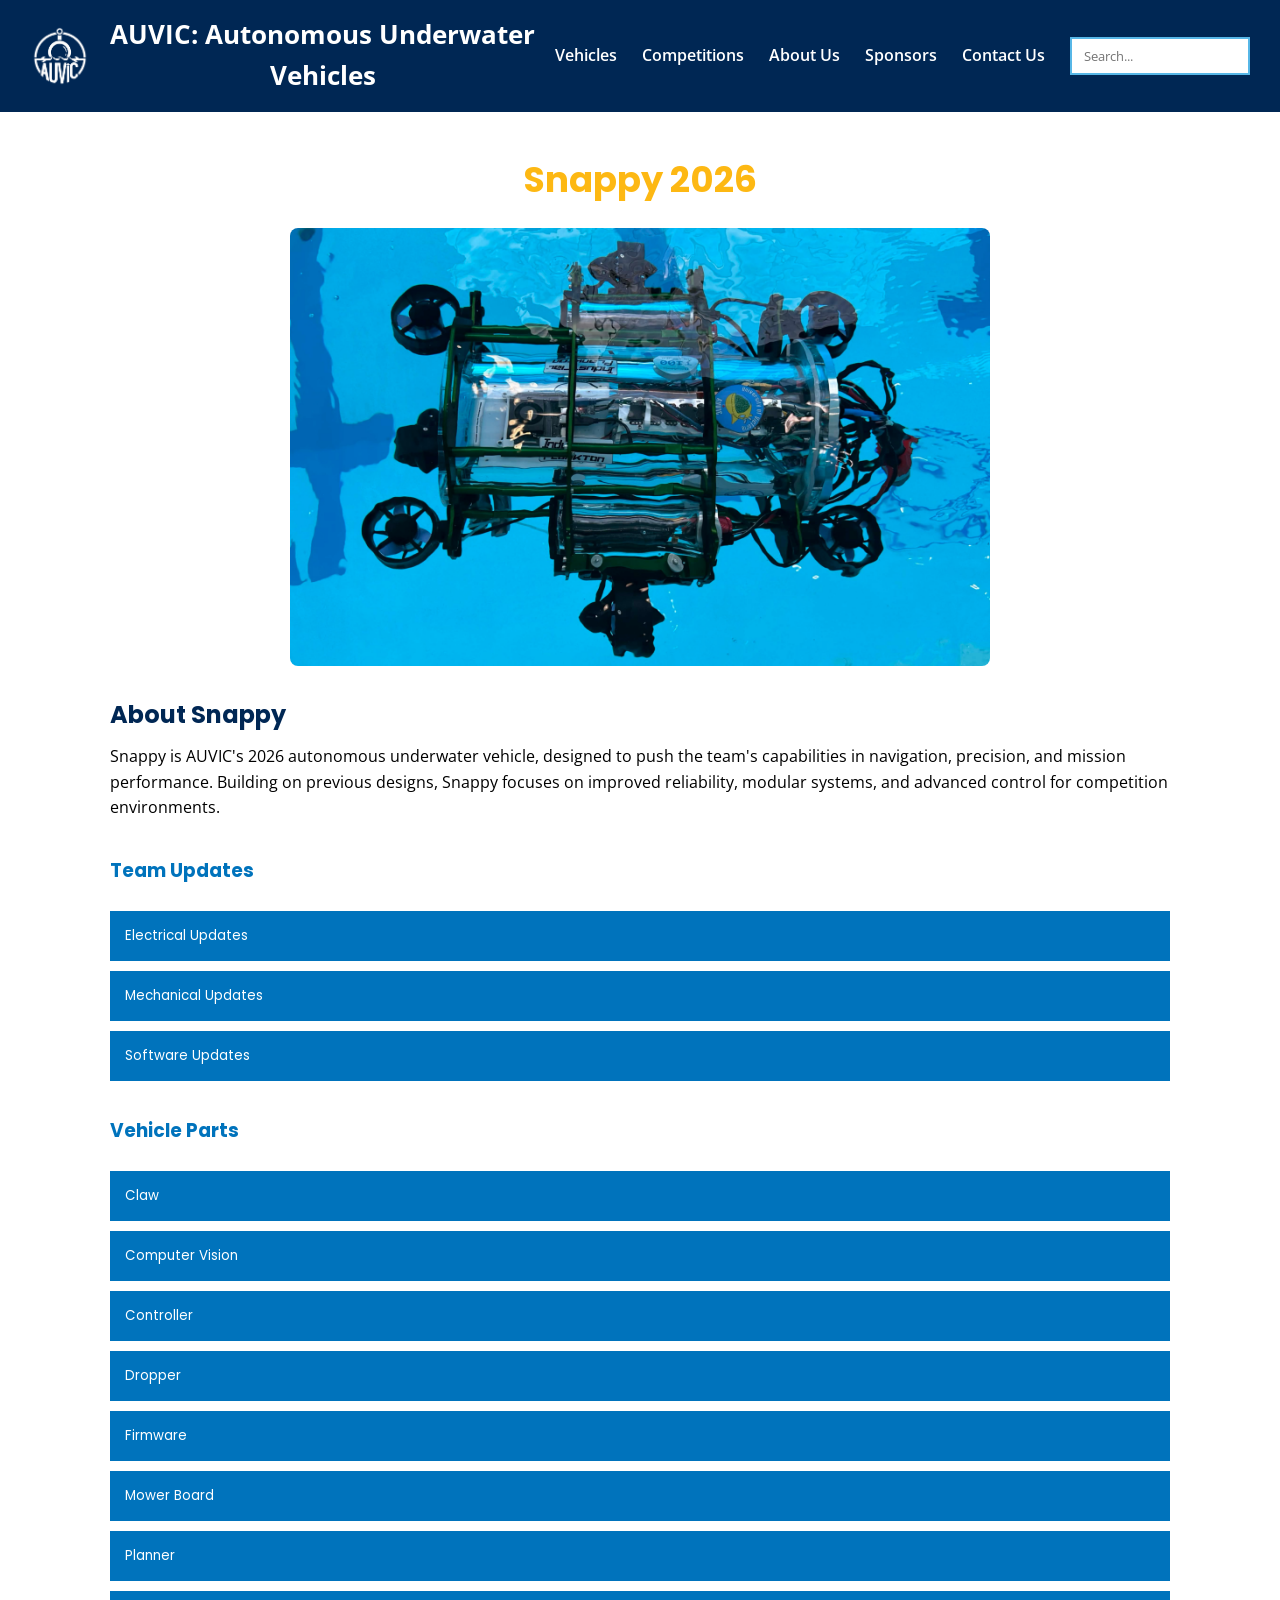
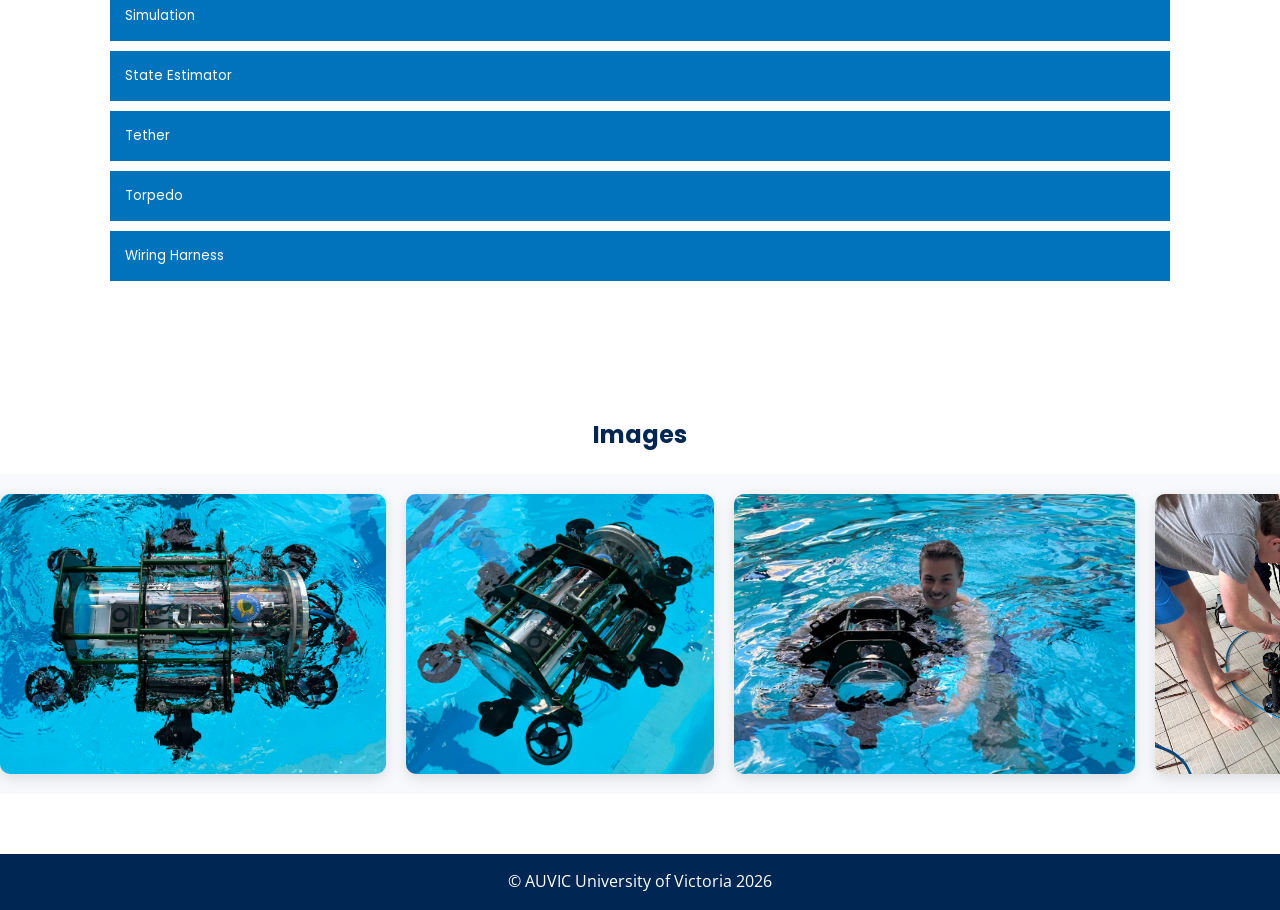
<file: docs/vehicle-snappy.html>
<!DOCTYPE html>
<html lang="en">

<head>
    <meta charset="UTF-8">
    <meta name="viewport" content="width=device-width, initial-scale=1.0">
    <title>Snappy 2026 | AUVIC</title>
    
    <!-- CSS -->
    <link rel="stylesheet" href="css/styles.css">
     
    <!-- FONTS -->
    <link href="https://fonts.googleapis.com/css2?family=Poppins:wght@700&family=Open+Sans:wght@400;600&display=swap" rel="stylesheet">

    <style>

      /* FULL WIDTH MOVING GALLERY */

      .moving-gallery-section {
        margin: 60px 0;
        position: relative;
        width: 100vw;
        left: 50%;
        transform: translateX(-50%);
      }

      .moving-gallery-section h2 {
        text-align: center;
        color: #002754;
        margin-bottom: 20px;
      }

      .moving-gallery-wrapper {
        overflow: hidden;
        width: 100%;
        background: #f7f9fc;
        padding: 20px 0;
      }

      .moving-gallery-track {
        display: flex;
        width: max-content;
        gap: 20px;
        animation: scrollGallery 160s linear infinite;
      }

      .moving-gallery-wrapper:hover .moving-gallery-track {
        animation-play-state: paused;
      }

      .moving-gallery-track img {
        height: 280px;
        border-radius: 10px;
        object-fit: cover;
        flex-shrink: 0;
        box-shadow: 0 4px 14px rgba(0,0,0,0.12);
      }

      @keyframes scrollGallery {
        0% {
          transform: translateX(0);
        }
        100% {
          transform: translateX(-50%);
        }
      }

      @media (max-width: 768px) {
        .moving-gallery-track img {
          height: 180px;
        }
      }

    </style>

</head>

<body>

<!-- HEADER -->

<header class="header">
    <img src="media/auvic-logo-white.png" alt="AUVIC logo" class="logo">
    
    <div class="title">
        <a href="index.html">AUVIC: Autonomous Underwater Vehicles</a>
    </div>
    
    <nav class="nav">
        <div class="nav-item">
            <a href="#">Vehicles</a>
            <div class="dropdown">
                <a class="active-page" href="vehicle-snappy.html">Snappy 2026</a>
                <a href="vehicle-kraken.html">Kraken 2025</a>
                <a href="vehicle-trident.html">Trident 2023</a>
                <a href="vehicle-polaris.html">Polaris 2018 & 2019</a>
                <a href="vehicle-redherring.html">Red Herring 2016 & 2017</a>
                <a href="vehicle-aerius.html">Aerius 2009</a>
            </div>
        </div>
        
        <div class="nav-item">
            <a href="#">Competitions</a>
            <div class="dropdown">
                <a href="competition-2026.html">2026</a>
                <a href="competition-2025.html">2025</a>
            </div>
        </div>
        
        <a href="about-us.html">About Us</a>
        <a href="sponsors.html">Sponsors</a>
        <a href="contact-us.html">Contact Us</a>

        <div class="site-search">
            <input type="text" id="siteSearchInput" placeholder="Search..." autocomplete="off">
            <div id="searchResults" class="search-results"></div>
        </div>

    </nav>
</header>

<!-- MAIN CONTENT -->

<main class="vehicle-page">
    
<!-- HERO -->
 
<section class="vehicle-hero">
    <h1 class="page-title">Snappy 2026</h1>
    <img src="media/snappy-main.png" alt="Snappy 2026 vehicle" class="vehicle-main-image">
</section>

<!-- DESCRIPTION -->

<section class="vehicle-description">
    <h2>About Snappy</h2>
    <p>
      Snappy is AUVIC's 2026 autonomous underwater vehicle, designed to push the team's capabilities in navigation, precision, and mission performance. Building on previous designs, Snappy focuses on improved reliability, modular systems, and advanced control for competition environments.
    </p>
</section>

<!-- ACCORDION -->

<section class="accordion-section">

    <!-- Team Updates -->

    <h3 style="color:#0073bc; margin-bottom: 15px;">Team Updates</h3>
    
    <button class="accordion">Electrical Updates</button>
    <div class="panel">
        <p>
        Many components of the Electrical system were redesigned or iterated on for the 2025/2026 cycle. A new pcb was designed, soldered, tested and troubleshooted for this iteration of the sub. Many of the issues and grievances of the previous boards were addressed in this new design. As a result other aspects of the system were updated to work with the new design. Additionally new firmware was written for the new board and to change how the electrical boards interact with the software on the Jetson. 
        </p>
    </div>

    <button class="accordion">Mechanical Updates</button>
    <div class="panel">
        <p>
        The team worked to overhaul the entire sub apart from the main acrylic enclosure. This allowed for a redesigned main frame which is more modular, robust, and maneuverable. A new design was created for each of the pieces of mission equipment as well. A new torpedo system was created featuring in house machined waterproof solenoid enclosures. A new dropper was designed to optimize stable and accurate drops. Finally, a fully capable claw was designed with swappable arms allowing for future tailoring to the objects required at competitions.
        </p>
    </div>

    <button class="accordion">Software Updates</button>
    <div class="panel">
        <p>
        The 2025/2026 design cycle brought a complete rework of the software system, switching the onboard software from Python to C++ for improved performance, error handling, and architecture support. The sensors - Bar02 pressure sensor, XSens MTI 620 VRU, Intel RealSense D435i (front camera), and Intel RealSense D405 (bottom camera) - are all carried over from the kraken architecture.
        </p>
    </div>

    <!-- Vehicle Parts -->

    <h3 style="color:#0073bc; margin-top: 35px; margin-bottom: 15px;">Vehicle Parts</h3>

    <button class="accordion">Claw</button>
    <div class="panel">
        <p>
        This year's claw is designed around a 4 bar mechanism that will allow the claw to grab rectangular objects more reliably. This system is actuated by an in-house waterproofed servo. The claw features swappable claw pads allowing for optimization for the objects given during competition. This will also allow the claw to be updated and used again in later competitions.
        </p>
    </div>

    <button class="accordion">Computer Vision</button>
    <div class="panel">
        <p>
        The computer vision node determines what/where objects or course components are in front of/below the AUV. To achieve this, the computer vision pipeline begins by preprocessing the raw images from the front and bottom cameras. This includes colour correction and light level correction. The corrected images are then fed into the computer vision model for object detection. The objects detected in view are given a label, confidence level, and bounding box. Finally the depth feed from each camera is added, providing an estimate of the objects' 3D positions relative to the AUV. If the confidence level is above a chosen threshold, the labels and screen positions are given to the planner for decision making.
        </p>
    </div>

    <button class="accordion">Controller</button>
    <div class="panel">
        <p>
        The controller node comprises the second half of the control system, receiving the AUV's estimated position and orientation along with movement instructions from the planner node, and determines the thrust required for each thruster using a PID controller. The planner sends the controller a target location, the controller navigates to that location with the help of the state estimator, and then the controller tells the planner that the task is complete and can move to the next action.
        </p>
    </div>

    <button class="accordion">Dropper</button>
    <div class="panel">
        <p>
        This year's dropper utilizes two electrical solenoids placed inside in house machined waterproof enclosures. These are used to actuate the dropper, carrying two markers. These markers have been designed to optimize hydrodynamic stability in freefall after release.
        </p>
    </div>

    <button class="accordion">Firmware</button>
    <div class="panel">
        <p>
        As a new board was designed for this design cycle, new firmware had to be written or old firmware adjusted. Since the new board and the old boards all use stm32F4 style chips, some of the firmware on the previous systems could be adjusted and reused. However some features of the new board were completely new. For example many of the ic's on the new board for controlling various power outputs can be interacted with over I2C to read various values.
        </p>
    </div>

    <button class="accordion">Mower Board</button>
    <div class="panel">
        <p>
        The Mowerboard was the main focus for the electrical team this design cycle and replaced two boards in the previous system. The design of the new board aimed to create a more reliable system and to fix a few unresolved issues present in the previous boards. Additionally due to age and performance issues, new thrusters and batteries were purchased and had to be accounted for on the new board. 
        </p>
    </div>

    <button class="accordion">Planner</button>
    <div class="panel">
        <p>
        Snappy features a mission planning node, allowing quick iteration of AUV operation and an overview of the AUV's mission plan. The planner is implemented using the BehaviorTree.CPP framework for creating behaviour trees which define operations such as movement and peripheral device activation.
        </p>
    </div>

    <button class="accordion">Simulation</button>
    <div class="panel">
        <p>
        When pool testing is not available, a simulation of the AUV and competition course allows software to be tested without being in the water. The simulation uses the Gazebo framework.
        </p>
    </div>

    <button class="accordion">State Estimator</button>
    <div class="panel">
        <p>
        The state estimator node is the first half of the onboard control system, providing a continuous estimate for position and orientation of the AUV. This node takes data from the pressure sensor, VRU, and front camera, feeds it through a sensor fusion algorithm featuring an extended Kalman filter, and then sends the state estimation to the controller node.
        </p>
    </div>

    <button class="accordion">Tether</button>
    <div class="panel">
        <p>
        The tether is essentially a long, waterproof ethernet cable. It allows the software team to reliably maintain a connection with the submarine, even while underwater. The tether was not ready last year, but was made a priority for this competition cycle due to the time lost due to connection issues. For this competition cycle the wires within the tether were re-soldered and then re-potted.
        </p>
    </div>

    <button class="accordion">Torpedo</button>
    <div class="panel">
        <p>
        The goal of this year's torpedo design was to create a functional and repeatable mechanism. The team has designed and manufactured two waterproof solenoid enclosures that will be used to release the spring loaded torpedo.
        </p>
    </div>

    <button class="accordion">Wiring Harness</button>
    <div class="panel">
        <p>
        The wiring harness from the previous system was redone due to the change in the pcb used on the submarine. Additionally the previous wiring harness made it hard to fit the internal electronics into the enclosure of the sub. In the new wiring harness, thicker silicone wires were used when possible to prevent any heat/resistance issues and increase the malleability of the wires. XT90’s were used for connecting the batteries to the Mowerboard to prevent sparks and inrush current. Additionally a combination of wire nuts and lever nuts were used to connect wires to allow greater flexibility. 
        </p>
    </div>

</section>

</main>

<!-- FULL WIDTH GALLERY -->

<section class="moving-gallery-section">
  <h2>Images</h2>

  <div class="moving-gallery-wrapper">
    <div class="moving-gallery-track">

      <!-- ORIGINAL SET -->
      <img src="media/snappy1.png">
      <img src="media/snappy2.png">
      <img src="media/snappy3.png">
      <img src="media/snappy4.png">
      <img src="media/snappy5.png">
      <img src="media/snappy6.png">
      <img src="media/snappy7.png">
      <img src="media/snappy8.png">
      <img src="media/snappy9.png">
      <img src="media/snappy10.png">
      <img src="media/snappy11.png">
      <img src="media/snappy12.png">

      <!-- DUPLICATE SET -->
      <img src="media/snappy1.png">
      <img src="media/snappy2.png">
      <img src="media/snappy3.png">
      <img src="media/snappy4.png">
      <img src="media/snappy5.png">
      <img src="media/snappy6.png">
      <img src="media/snappy7.png">
      <img src="media/snappy8.png">
      <img src="media/snappy9.png">
      <img src="media/snappy10.png">
      <img src="media/snappy11.png">
      <img src="media/snappy12.png">
    </div>
  </div>
</section>

<!-- FOOTER -->

<footer class="footer">
    <p>© AUVIC University of Victoria 2026</p>
</footer>

<!-- SCRIPT -->

<script>

/* ACCORDION */

const accordions = document.querySelectorAll(".accordion");

accordions.forEach(button => {
    button.addEventListener("click", () => {
        const panel = button.nextElementSibling;
        
        if (panel.style.display === "block") {
            panel.style.display = "none";
        } else {
            panel.style.display = "block";
        }
    });
});

</script>

<!-- SEARCH SCRIPT -->
<script>
  const pages = [
    {
      title: "Home",
      url: "index.html",
      keywords: "home auvic autonomous underwater vehicles submarine meetings discord snappy"
    },

    {
      title: "Snappy",
      url: "vehicle-snappy.html",
      keywords: "snappy 2026 submarine vehicle parts electrical mechanical software"
    },

    {
      title: "Kraken",
      url: "vehicle-kraken.html",
      keywords: "kraken 2025 submarine vehicle parts electrical mechanical software"
    },

    {
      title: "Trident",
      url: "vehicle-trident.html",
      keywords: "trident 2023 submarine vehicle parts electrical mechanical software"
    },

    {
      title: "Polaris",
      url: "vehicle-polaris.html",
      keywords: "polaris 2018 2019 submarine vehicle parts electrical mechanical software"
    },

    {
      title: "Red Herring",
      url: "vehicle-redherring.html",
      keywords: "red herring redherring 2016 2017 submarine vehicle parts electrical mechanical software"
    },

    {
      title: "Aerius",
      url: "vehicle-aerius.html",
      keywords: "aerius 2009 submarine vehicle parts electrical mechanical software"
    },

    {
      title: "Competition 2026",
      url: "competition-2026.html",
      keywords: "competition 2026 robosub california woollett aquatics center centre irvine usa goals qualify participants july"
    },

    {
      title: "Competition 2025",
      url: "competition-2025.html",
      keywords: "competition 2025 robosub california woollett aquatics center centre irvine usa goals qualify participants august 29 29th results"
    },

    {
      title: "About Us",
      url: "about-us.html",
      keywords: "about us team people student club admin administration lead president project manager bio members"
    },

    {
      title: "Sponsors",
      url: "sponsors.html",
      keywords: "sponsor sponsors organizations organisations companies support bc ferries cewil rainhouse altium altech anodizing ltd send cut send sendcutsend donate sponsorship"
    },

    {
      title: "Contact Us",
      url: "contact-us.html",
      keywords: "join connect contact countdown email discord instagram insta linked in linkedin mail mailing address location b250 meeting times"
    },
  ];

  const searchInput = document.getElementById("siteSearchInput");
  const searchResults = document.getElementById("searchResults");

  searchInput.addEventListener("input", function () {
    const query = searchInput.value.toLowerCase().trim();
    searchResults.innerHTML = "";

    if (query === "") {
      searchResults.style.display = "none";
      return;
    }

    const matches = pages.filter(page =>
      page.title.toLowerCase().includes(query) ||
      page.keywords.toLowerCase().includes(query)
    );

    if (matches.length === 0) {
      searchResults.innerHTML = `<div class="search-no-results">No results found</div>`;
    } else {
      matches.forEach(page => {
        const resultLink = document.createElement("a");
        resultLink.href = page.url;
        resultLink.textContent = page.title;
        searchResults.appendChild(resultLink);
      });
    }

    searchResults.style.display = "block";
  });

  document.addEventListener("click", function (event) {
    if (!event.target.closest(".site-search")) {
      searchResults.style.display = "none";
    }
  });
</script>

</body>
</html>
</file>
<file: docs/css/styles.css>
/* RESET */

* {
  margin: 0;
  padding: 0;
  box-sizing: border-box;
}

/* BASE STYLES */

body {
  font-family: 'Open Sans', sans-serif;
  background: white;
  color: black;
  line-height: 1.6;
}

h1, h2, h3 {
  font-family: 'Poppins', sans-serif;
}

/* HEADER / NAVIGATION */

.header {
  background: #002754;
  color: white;
  display: flex;
  align-items: center;
  justify-content: space-between;
  padding: 15px 30px;
  flex-wrap: wrap;
}

.logo {
  width: 60px;
}

.title {
  flex: 1;
  text-align: center;
}

.title a {
  color: white;
  text-decoration: none;
  font-size: 1.6rem;
  font-weight: bold;
}

.title a:hover {
  text-decoration: underline;
  color: #26A739;
}

.title a:active {
  color: #57B7E7;
}

/* NAV */

.nav {
  display: flex;
  gap: 25px;
  align-items: center;
}

.nav a {
  color: white;
  text-decoration: none;
  font-weight: 600;
}

.nav a:hover {
  color: #FDB813;
}

.nav a:active {
  color: #26A739;
}

.active-page {
  color: #FDB813 !important;
}

/* DROPDOWN */

.nav-item {
  position: relative;
}

.dropdown {
  display: none;
  position: absolute;
  top: 30px;
  left: 0;
  background: #002754;
  min-width: 180px;
  padding: 10px 0;
}

.nav-item:hover .dropdown {
  display: block;
}

.dropdown a {
  display: block;
  padding: 10px 15px;
}

.dropdown a:hover {
  color: #FDB813;
}

.dropdown a:active {
  background: #26A739;
  color: #002754;
}

/* SEARCH FUNTION */

.site-search {
  position: relative;
}

.site-search input {
  padding: 8px 12px;
  border: 2px solid #57B7E7;
  font-family: 'Open Sans', sans-serif;
  width: 180px;
}

.search-results {
  display: none;
  position: absolute;
  top: 42px;
  right: 0;
  background: white;
  color: black;
  width: 260px;
  border: 2px solid #57B7E7;
  z-index: 10000;
  box-shadow: 0 6px 16px rgba(0,0,0,0.15);
}

.search-results a {
  display: block;
  padding: 10px 12px;
  color: #002754;
  text-decoration: none;
  font-weight: 600;
}

.search-results a:hover {
  background: #eef8ff;
  color: #0073BC;
}

.search-no-results {
  padding: 10px 12px;
  color: #111;
}

/* SLIDER */

.slider {
  width: 100%;
  overflow: hidden;
}

.slider img {
  width: 100%;
  display: none;
}

.slider img.active {
  display: block;
}

/* CONTENT SECTION */

.content-box {
  display: flex;
  gap: 30px;
  padding: 50px 30px;
  flex-wrap: wrap;
  align-items: center;
}

.content-box img {
  width: 300px;
  border-radius: 8px;
}

.content-text {
  flex: 1;
}

.content-text h2 {
  margin-bottom: 10px;
  color: #002754;
}

/* BUTTONS */

.btn {
  background: #0073BC;
  color: white;
  padding: 12px 22px;
  border: none;
  cursor: pointer;
  font-weight: 600;
}

.btn:hover {
  background: #57B7E7;
}

.btn:active {
  background: #26A739;
}

/* BUTTON GROUP */

.button-group {
  display: flex;
  gap: 20px;
  padding: 30px;
  justify-content: center;
  flex-wrap: wrap;
}

/* VEHICLE PAGES */

.vehicle-page {
  padding: 40px 20px;
  max-width: 1100px;
  margin: 0 auto;
}

.page-title {
  color: #FDB813;
  text-align: center;
  margin-bottom: 20px;
  font-size: 2.2rem;
}

.vehicle-main-image {
  width: 85%;     
  max-width: 700px;   
  display: block;
  margin: 0 auto 30px;
  border-radius: 8px;
}

.vehicle-description,
.gallery-section,
.accordion-section {
  margin-bottom: 35px;
}

.vehicle-description h2,
.gallery-section h2 {
  color: #002754;
  margin-bottom: 10px;
}

/* ACCORDION */

.accordion {
  width: 100%;
  background: #0073BC;
  color: white;
  border: none;
  padding: 15px;
  text-align: left;
  font-family: 'Poppins', sans-serif;
  cursor: pointer;
  margin-top: 10px;
}

.accordion:hover {
  background: #57B7E7;
}

.accordion:active {
  background: #26A739;
}

.panel {
  display: none;
  background: #f5f5f5;
  padding: 15px;
  border-left: 4px solid #002754;
}

/* GALLERY */

.gallery-slider {
  max-width: 900px;
  margin: 0 auto;
}

.gallery-slide {
  display: none;
  width: 100%;
  border-radius: 8px;
}

.gallery-slide.active {
  display: block;
}

/* SPONSORS TABLE */

.table-title {
  text-align: center;
  background: white;
  color: #002754;
  padding: 10px;
  font-weight: bold;
  margin: 20px auto;
  width: fit-content;
  box-shadow: 0 2px 5px rgba(0,0,0,0.1);
}

table {
  width: 100%;
  border-collapse: collapse;
}

td {
  border: 2px solid #002754;
  padding: 15px;
}

td img {
  width: 100%;
  max-width: 200px;
}

/* FOOTER */

.footer {
  background: #002754;
  color: white;
  text-align: center;
  padding: 15px;
  width: 100%;
  margin-top: 40px;
}

/* RESPONSIVE */

@media (max-width: 768px) {

  .header {
    flex-direction: column;
    gap: 15px;
  }

  .nav {
    flex-direction: column;
    gap: 10px;
  }

  .dropdown {
    position: static;
  }

  .content-box {
    flex-direction: column;
    text-align: center;
  }

  .button-group {
    flex-direction: column;
  }
}

.lead-gallery-section {
  margin: 60px 0;
  position: relative;

  /* FULL WIDTH BREAKOUT */
  width: 100vw;
  left: 50%;
  transform: translateX(-50%);
}

.goal-card {
  text-align: center;
  background: transparent;
  padding: 22px 18px;
  border-radius: 12px;
  border: 2px solid #57B7E7;
  transition: transform 0.2s ease, box-shadow 0.2s ease;
}

.goal-card:hover {
  transform: translateY(-4px);
  box-shadow: 0 6px 16px rgba(0,0,0,0.12);
}


.detail-card {
  text-align: center;
  background: transparent;
  padding: 22px 18px;
  border-radius: 12px;
  border: 2px solid #57B7E7;
  transition: transform 0.2s ease, box-shadow 0.2s ease;
}

.detail-card:hover {
  transform: translateY(-4px);
  box-shadow: 0 6px 16px rgba(0,0,0,0.12);
}
</file>
